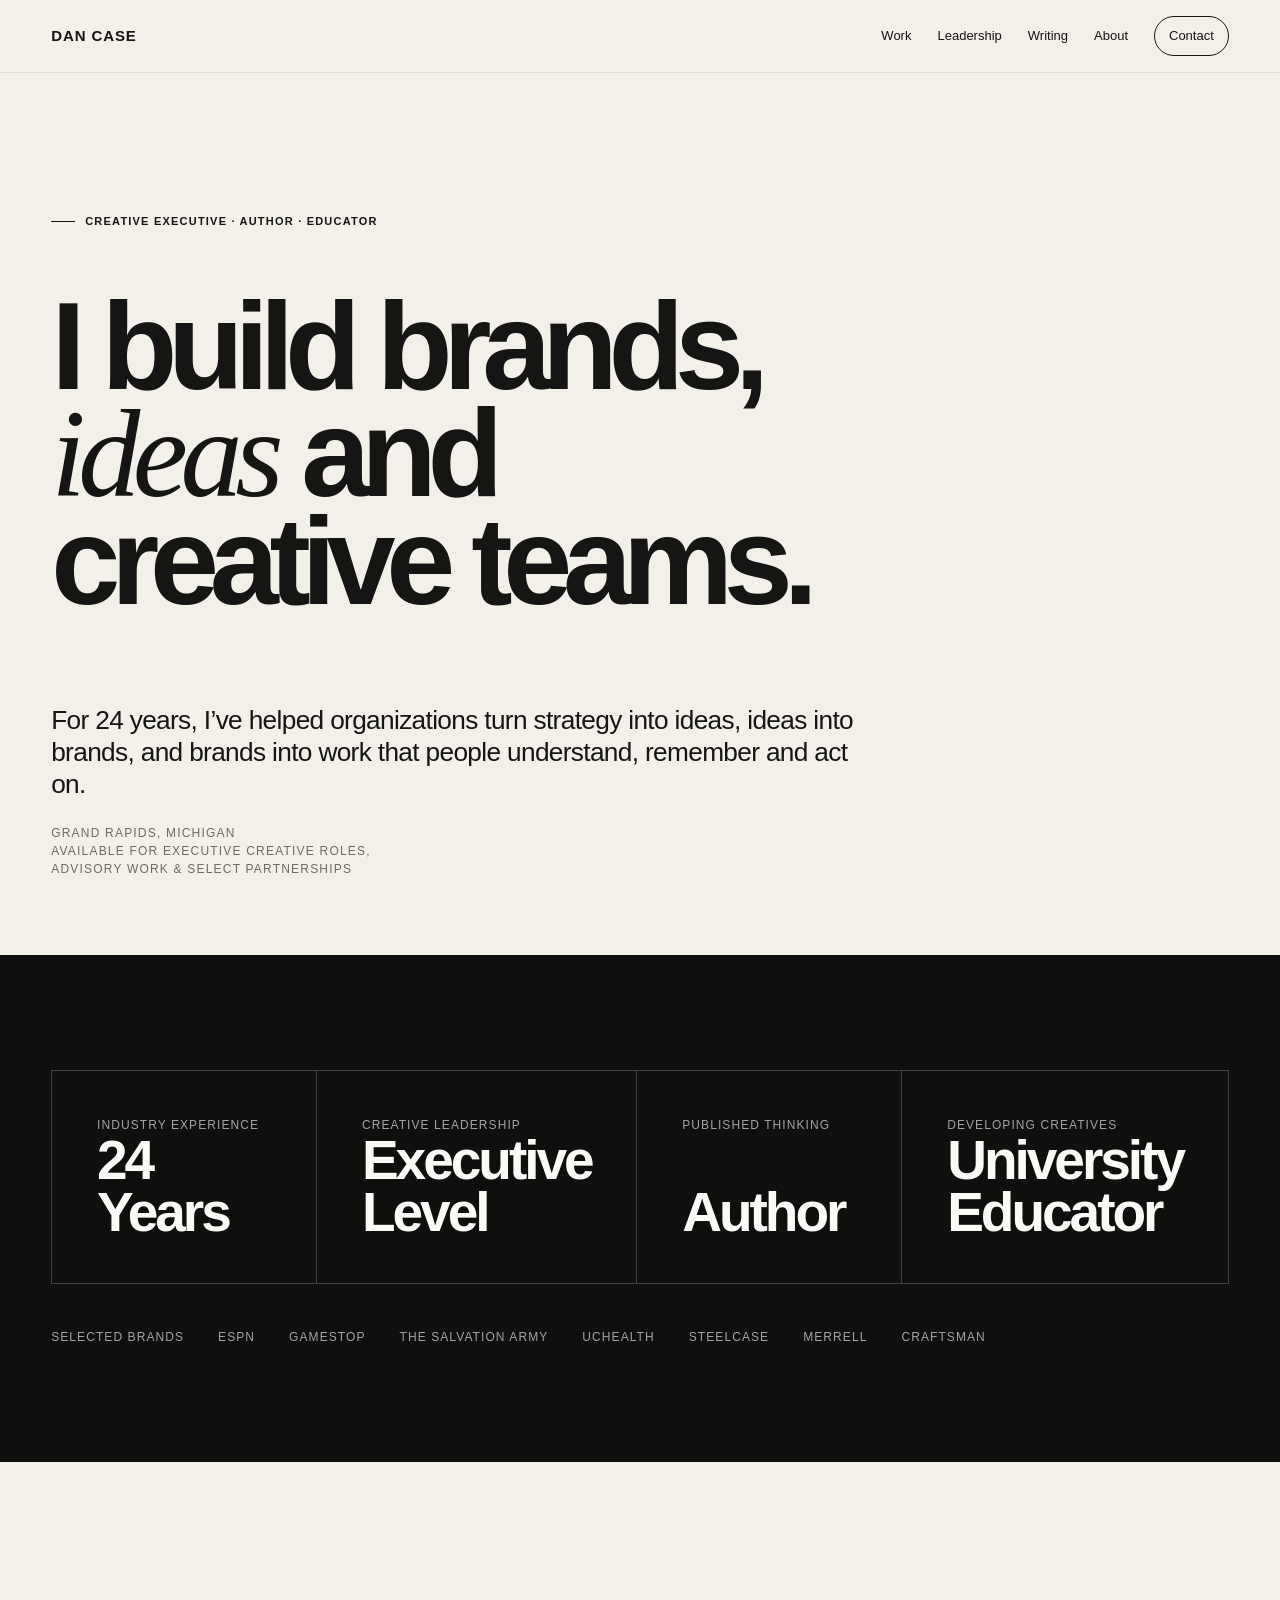
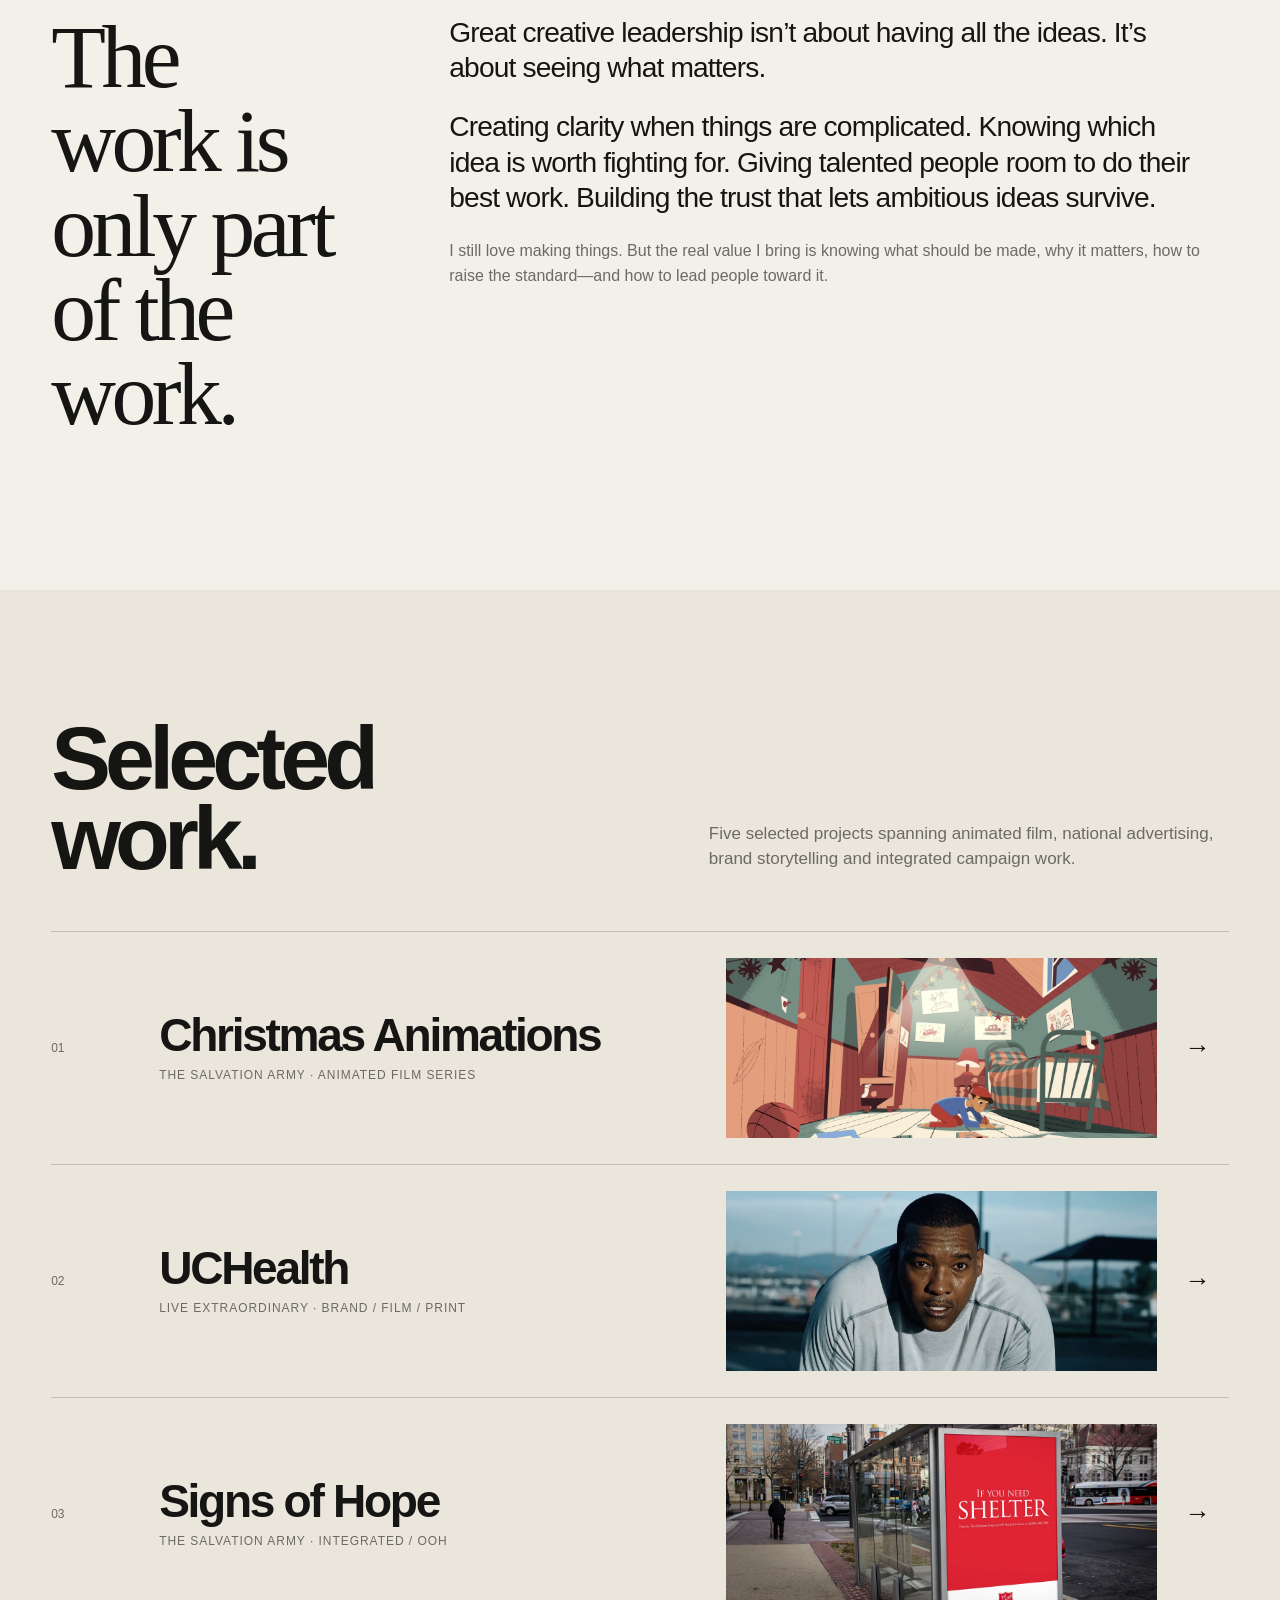
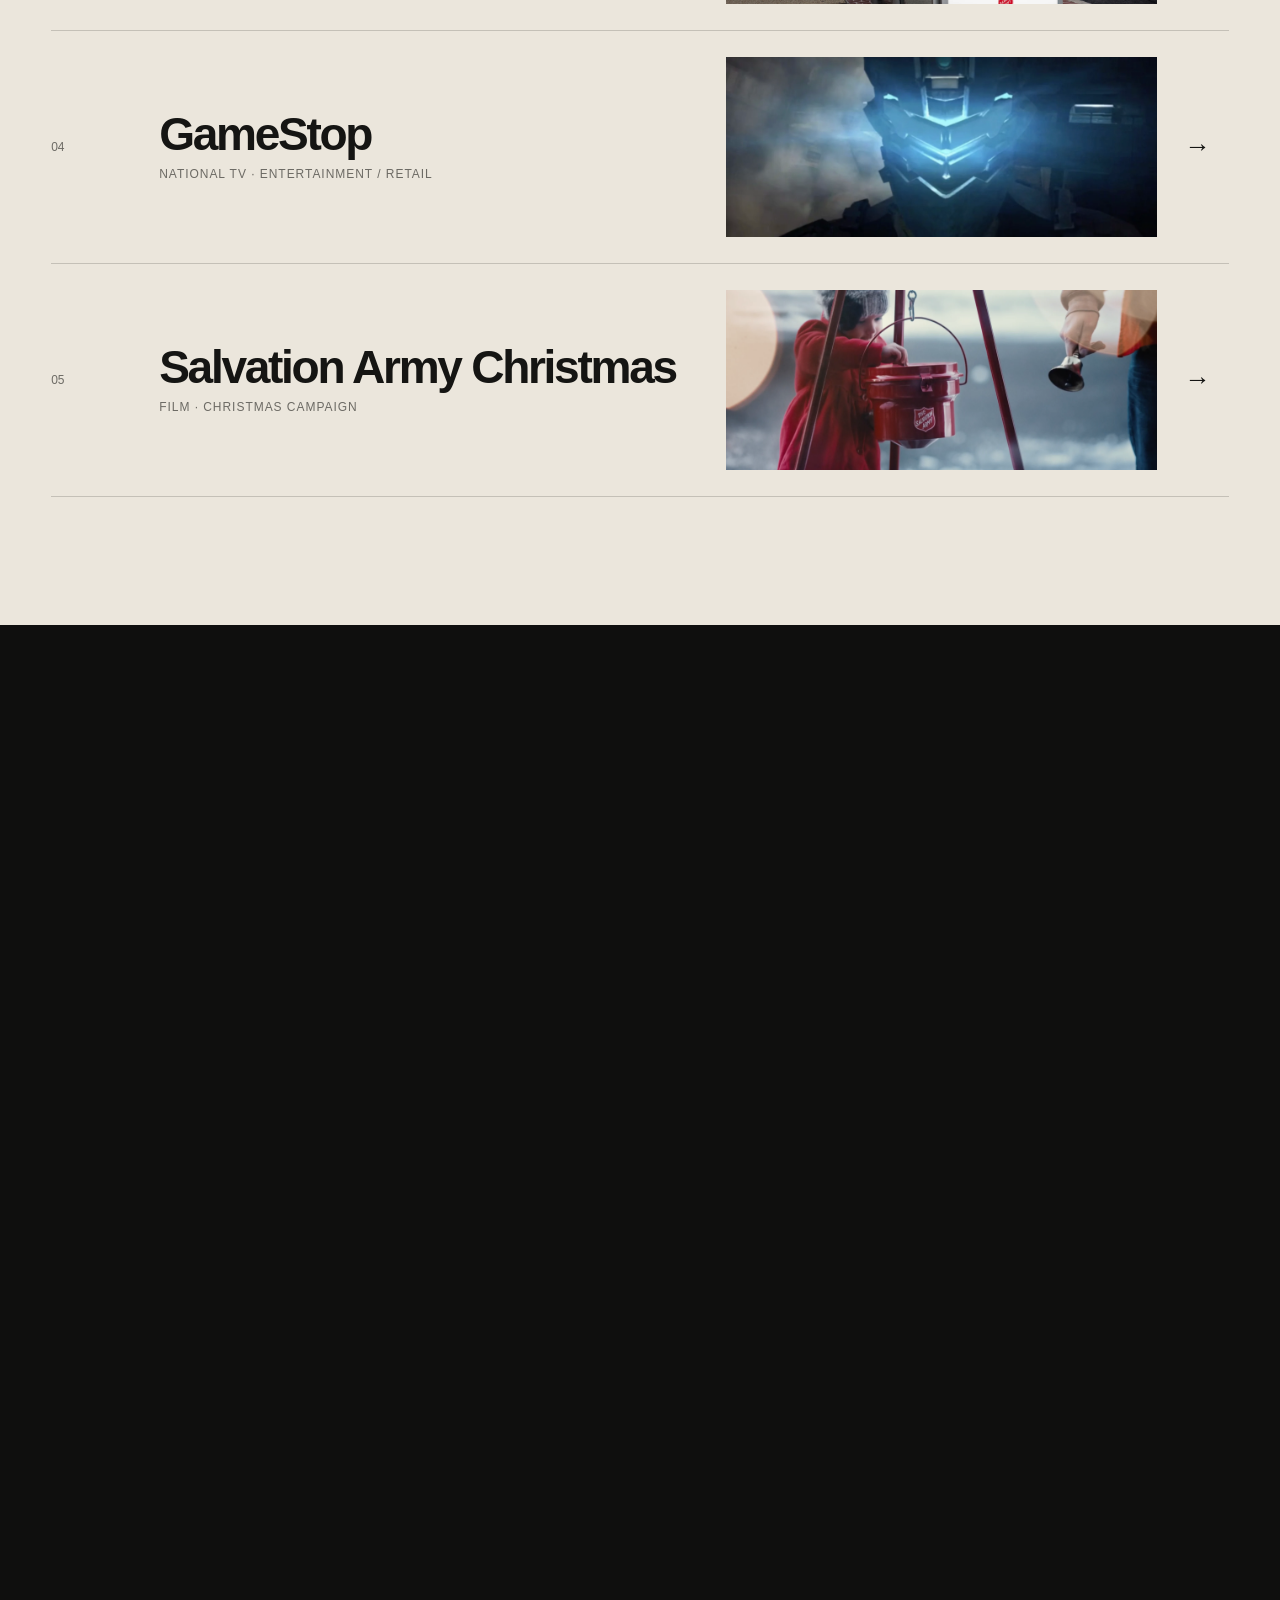
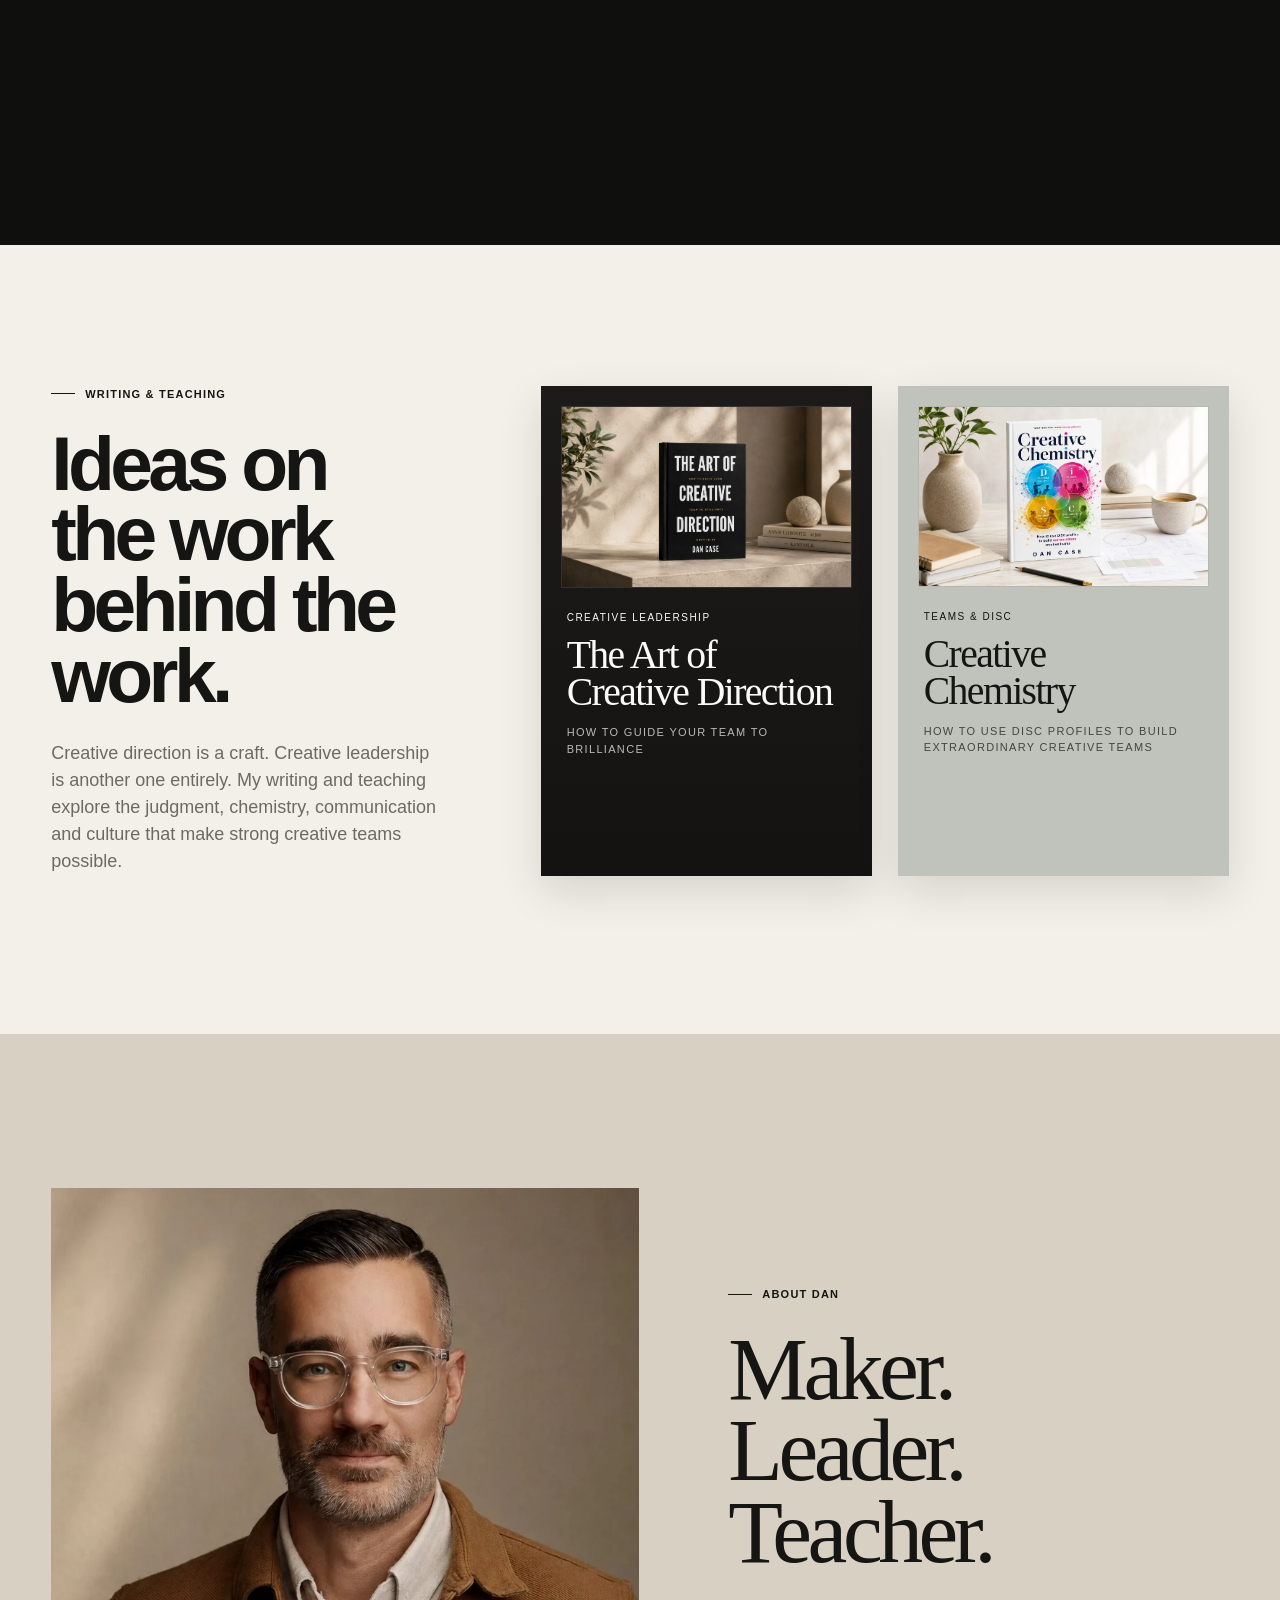
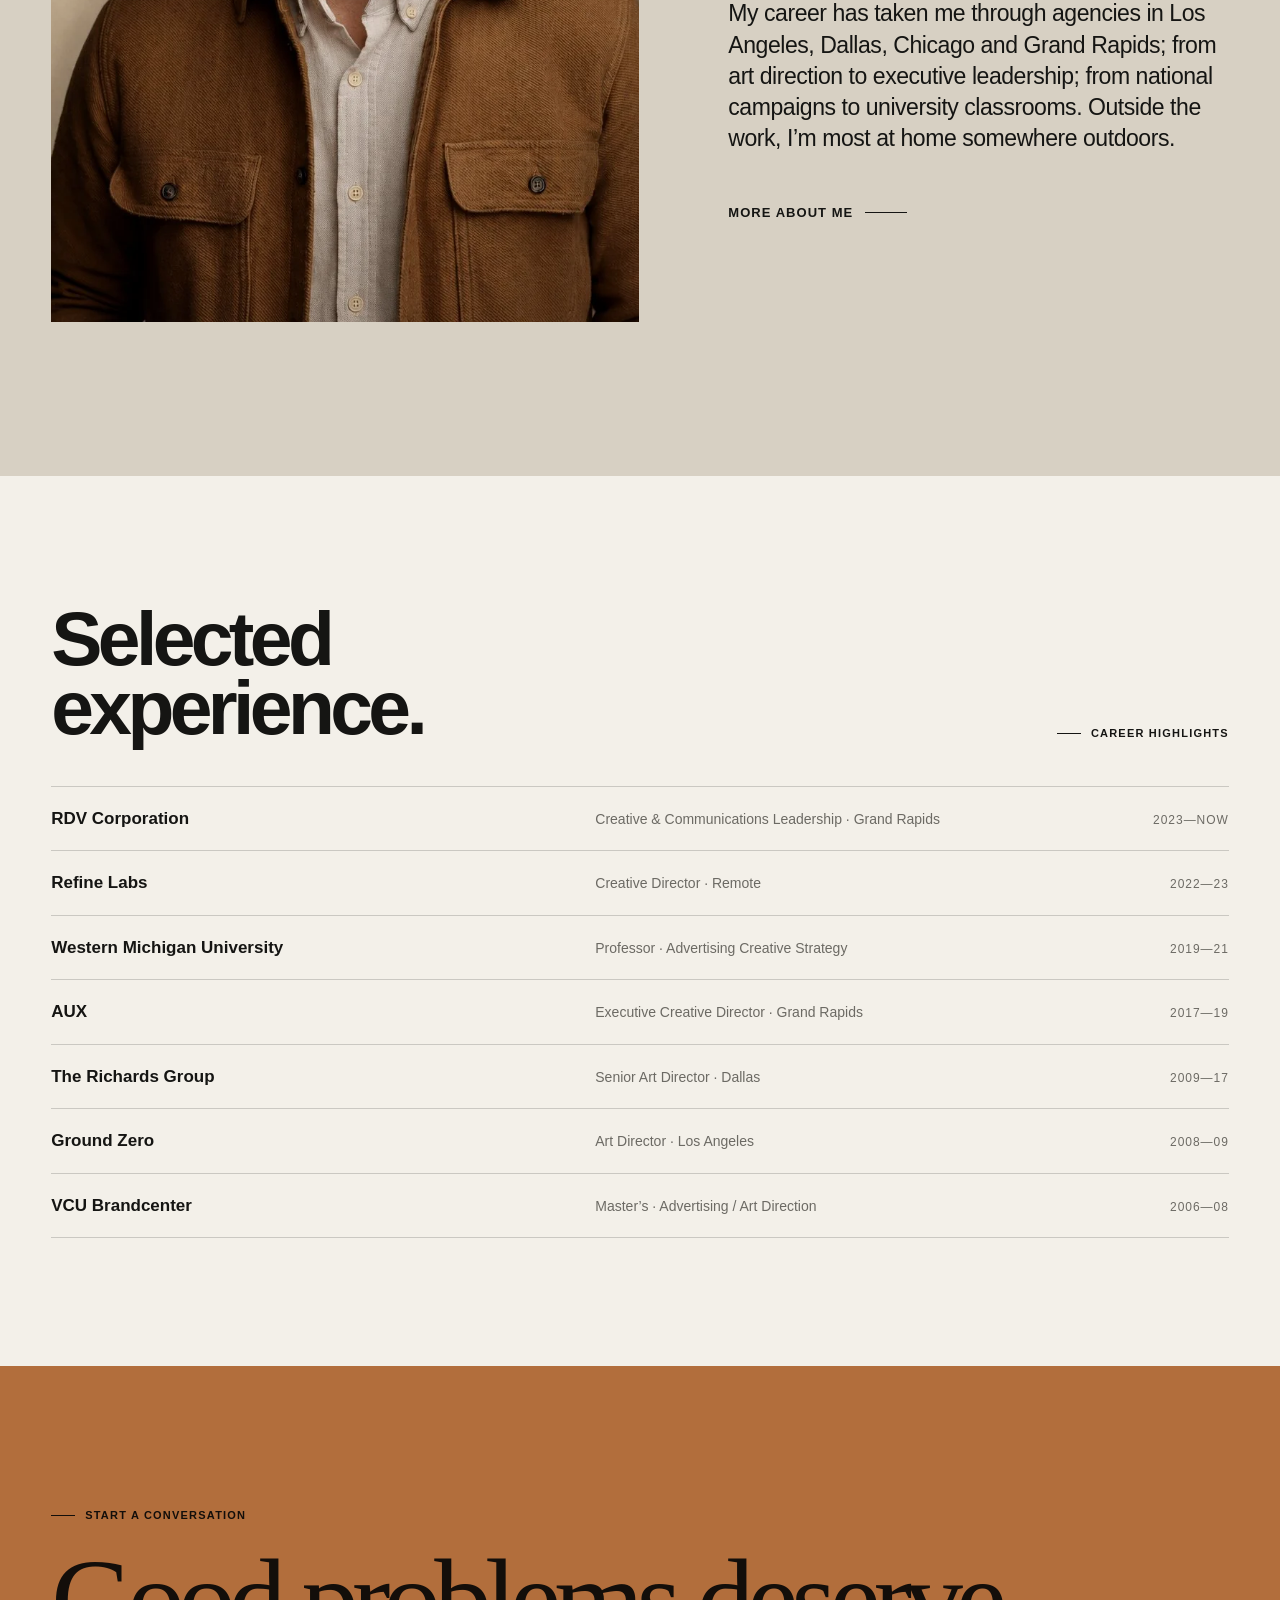
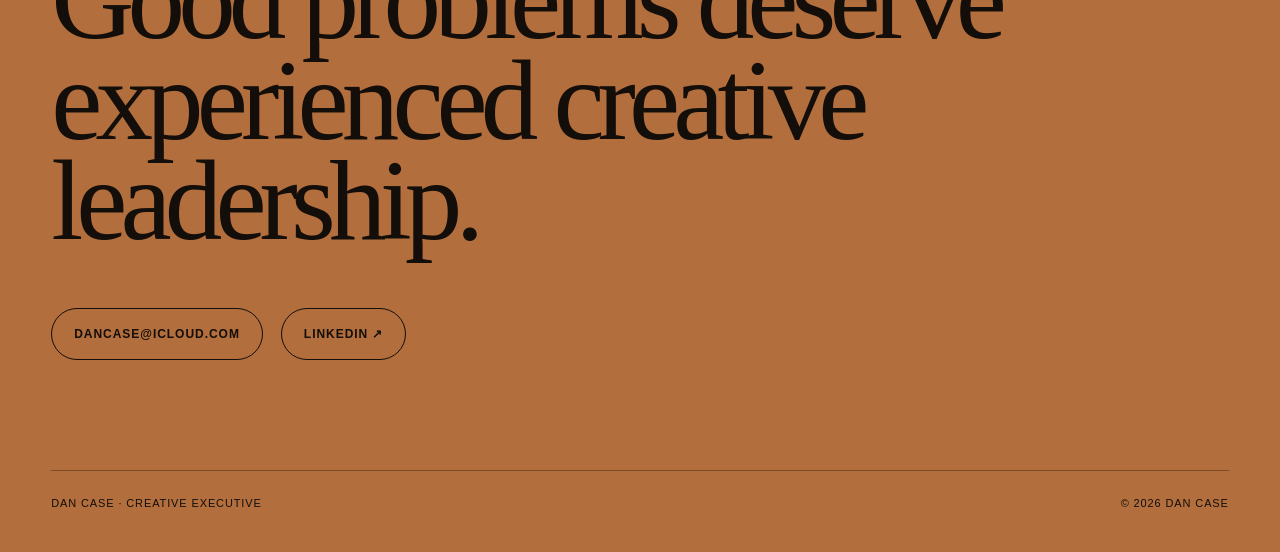
<file: index.html>
<!doctype html>
<html lang="en">
<head>
  <meta charset="utf-8">
  <meta name="viewport" content="width=device-width, initial-scale=1">
  <title>Dan Case — Creative Executive, Author & Educator</title>
  <meta name="description" content="Dan Case is a creative executive, author and educator with 24 years of experience leading brands, ideas and creative teams.">
  <meta name="theme-color" content="#f3f0e9">
  <link rel="stylesheet" href="styles.css">
</head>
<body>
<a class="skip-link" href="#main">Skip to content</a>
<header class="site-header">
  <div class="shell inner">
    <a class="brand" href="index.html">Dan Case</a>
    <nav class="desktop-nav" aria-label="Primary">
      <a href="#work">Work</a><a href="#leadership">Leadership</a><a href="#writing">Writing</a><a href="about.html">About</a><a class="nav-cta" href="#contact">Contact</a>
    </nav>
    <button class="menu-toggle" aria-label="Open menu" aria-expanded="false"><span></span><span></span></button>
  </div>
</header>
<nav class="mobile-nav" aria-label="Mobile navigation">
  <a href="#work">Work</a><a href="#leadership">Leadership</a><a href="#writing">Writing</a><a href="about.html">About</a><a href="#contact">Contact</a>
</nav>
<main id="main">
  <section class="hero shell">
    <div>
      <div class="eyebrow hero-kicker reveal">Creative Executive · Author · Educator</div>
      <h1 class="reveal">I build brands,<br><span class="serif">ideas</span> and<br>creative teams.</h1>
      <div class="hero-bottom reveal">
        <div class="hero-intro">For 24 years, I’ve helped organizations turn strategy into ideas, ideas into brands, and brands into work that people understand, remember and act on.</div>
        <div class="hero-meta">Grand Rapids, Michigan<br>Available for executive creative roles,<br>advisory work & select partnerships</div>
      </div>
    </div>
  </section>

  <section class="authority">
    <div class="shell">
      <div class="authority-grid reveal">
        <div class="authority-item"><span>Industry experience</span><strong>24<br>Years</strong></div>
        <div class="authority-item"><span>Creative leadership</span><strong>Executive<br>Level</strong></div>
        <div class="authority-item"><span>Published thinking</span><strong>Author</strong></div>
        <div class="authority-item"><span>Developing creatives</span><strong>University<br>Educator</strong></div>
      </div>
      <div class="clients reveal"><span>Selected brands</span><span>ESPN</span><span>GameStop</span><span>The Salvation Army</span><span>UCHealth</span><span>Steelcase</span><span>Merrell</span><span>Craftsman</span></div>
    </div>
  </section>

  <section class="manifesto">
    <div class="shell manifesto-grid">
      <h2 class="reveal">The work is only part of the work.</h2>
      <div class="manifesto-copy reveal">
        <p>Great creative leadership isn’t about having all the ideas. It’s about seeing what matters.</p>
        <p>Creating clarity when things are complicated. Knowing which idea is worth fighting for. Giving talented people room to do their best work. Building the trust that lets ambitious ideas survive.</p>
        <p class="small">I still love making things. But the real value I bring is knowing what should be made, why it matters, how to raise the standard—and how to lead people toward it.</p>
      </div>
    </div>
  </section>

  <section class="work-section" id="work">
    <div class="shell">
      <div class="section-head reveal">
        <h2>Selected<br>work.</h2>
        <p>Five selected projects spanning animated film, national advertising, brand storytelling and integrated campaign work.</p>
      </div>
      <div class="project-list">
        <a class="project-row reveal" href="work/salvation-army-christmas-animation.html">
          <span class="project-num">01</span>
          <div class="project-title"><h3>Christmas Animations</h3><p>The Salvation Army · Animated Film Series</p></div>
          <div class="project-thumb"><img loading="lazy" src="assets/images/work/sa-animation-hero.webp" alt="The Salvation Army Christmas animation series"></div><span class="project-arrow">→</span>
        </a>
        <a class="project-row reveal" href="work/uchealth.html">
          <span class="project-num">02</span>
          <div class="project-title"><h3>UCHealth</h3><p>Live Extraordinary · Brand / Film / Print</p></div>
          <div class="project-thumb"><img loading="lazy" src="assets/images/work/uchealth-hero.png" alt="UCHealth Live Extraordinary campaign"></div>
          <span class="project-arrow">→</span>
        </a>
        <a class="project-row reveal" href="work/signs-of-hope.html">
          <span class="project-num">03</span>
          <div class="project-title"><h3>Signs of Hope</h3><p>The Salvation Army · Integrated / OOH</p></div>
          <div class="project-thumb"><img loading="lazy" src="assets/images/work/signs-bus-shelter.webp" alt="Salvation Army shelter message on a city bus stop"></div>
          <span class="project-arrow">→</span>
        </a>
        <a class="project-row reveal" href="work/gamestop.html">
          <span class="project-num">04</span>
          <div class="project-title"><h3>GameStop</h3><p>National TV · Entertainment / Retail</p></div>
          <div class="project-thumb"><img loading="lazy" src="assets/images/work/gamestop-hero.webp" alt="Still from GameStop Dead Space television commercial"></div>
          <span class="project-arrow">→</span>
        </a>
        <a class="project-row reveal" href="work/salvation-army-christmas.html">
          <span class="project-num">05</span>
          <div class="project-title"><h3>Salvation Army Christmas</h3><p>Film · Christmas Campaign</p></div>
          <div class="project-thumb"><img loading="lazy" src="assets/images/work/sa-christmas-hero.webp" alt="The Salvation Army Christmas campaign"></div>
          <span class="project-arrow">→</span>
        </a>
      </div>
    </div>
  </section>

  <section class="leadership" id="leadership">
    <div class="shell">
      <div class="eyebrow reveal">Creative leadership</div>
      <h2 class="reveal">I don’t just direct work. I direct people toward <em>better work.</em></h2>
      <div class="leadership-grid">
        <div class="leadership-copy reveal">The best creative leaders hold two things at once: a high standard for the work and a deep respect for the people making it. I’ve led teams, taught creatives, managed clients, built buy-in and stayed close enough to the craft to know when an idea still has another level in it.</div>
        <div class="testimonials reveal">
          <div class="quote"><blockquote>“Dan is a true creative strategist and leader.”</blockquote><cite>Lex Winship · Creative Writer & Strategist</cite></div>
          <div class="quote"><blockquote>“Dan is a true leader. A CD for the people.”</blockquote><cite>Adam Setzer · Copywriter & Creative Director</cite></div>
          <div class="quote"><blockquote>“When he speaks, you listen.”</blockquote><cite>Erik MacKinnon · B2B Growth Expert</cite></div>
          <a class="testimonial-link" href="kind-words.html"><span>View all kind words</span><span>→</span></a>
        </div>
      </div>
    </div>
  </section>

  <section class="writing" id="writing">
    <div class="shell writing-grid">
      <div class="writing-copy reveal">
        <div class="eyebrow">Writing & teaching</div>
        <h2>Ideas on the work behind the work.</h2>
        <p>Creative direction is a craft. Creative leadership is another one entirely. My writing and teaching explore the judgment, chemistry, communication and culture that make strong creative teams possible.</p>
      </div>
      <div class="books reveal" aria-label="Books by Dan Case">
        <article class="book-card image-book-card dark-book">
          <div class="book-art wide-book-art"><img loading="lazy" src="assets/images/books/the-art-of-creative-direction.webp" alt="The Art of Creative Direction by Dan Case"></div>
          <div class="book-meta">
            <div class="book-small">Creative leadership</div>
            <h3>The Art of<br>Creative Direction</h3>
            <div class="author">How to Guide Your Team to Brilliance</div>
          </div>
        </article>
        <article class="book-card image-book-card light-book">
          <div class="book-art"><img loading="lazy" src="assets/images/books/creative-chemistry.webp" alt="Creative Chemistry by Dan Case"></div>
          <div class="book-meta">
            <div class="book-small">Teams & DISC</div>
            <h3>Creative<br>Chemistry</h3>
            <div class="author">How to Use DISC Profiles to Build Extraordinary Creative Teams</div>
          </div>
        </article>
      </div>
    </div>
  </section>

  <section class="about-preview">
    <div class="shell about-preview-grid">
      <div class="about-image reveal"><img src="assets/images/about/image1-styled.webp" alt="Portrait of Dan Case in a brown overshirt"></div>
      <div class="about-copy reveal">
        <div class="eyebrow">About Dan</div>
        <h2>Maker.<br>Leader.<br>Teacher.</h2>
        <p>My career has taken me through agencies in Los Angeles, Dallas, Chicago and Grand Rapids; from art direction to executive leadership; from national campaigns to university classrooms. Outside the work, I’m most at home somewhere outdoors.</p>
        <a class="text-link" href="about.html"><span>More about me</span><span class="line"></span></a>
      </div>
    </div>
  </section>

  <section class="experience" id="experience">
    <div class="shell">
      <div class="experience-head reveal"><h2>Selected<br>experience.</h2><div class="eyebrow">Career highlights</div></div>
      <div class="role-list reveal">
        <div class="role"><strong>RDV Corporation</strong><span>Creative & Communications Leadership · Grand Rapids</span><span class="year">2023—Now</span></div>
        <div class="role"><strong>Refine Labs</strong><span>Creative Director · Remote</span><span class="year">2022—23</span></div>
        <div class="role"><strong>Western Michigan University</strong><span>Professor · Advertising Creative Strategy</span><span class="year">2019—21</span></div>
        <div class="role"><strong>AUX</strong><span>Executive Creative Director · Grand Rapids</span><span class="year">2017—19</span></div>
        <div class="role"><strong>The Richards Group</strong><span>Senior Art Director · Dallas</span><span class="year">2009—17</span></div>
        <div class="role"><strong>Ground Zero</strong><span>Art Director · Los Angeles</span><span class="year">2008—09</span></div>
        <div class="role"><strong>VCU Brandcenter</strong><span>Master’s · Advertising / Art Direction</span><span class="year">2006—08</span></div>
      </div>
    </div>
  </section>

  <section class="contact" id="contact">
    <div class="shell">
      <div class="eyebrow reveal">Start a conversation</div>
      <h2 class="reveal">Good problems deserve experienced creative leadership.</h2>
      <div class="contact-actions reveal">
        <a class="pill" href="mailto:dancase@icloud.com">dancase@icloud.com</a>
        <a class="pill" href="https://www.linkedin.com/in/danielrcase" target="_blank" rel="noopener">LinkedIn ↗</a>
      </div>
      <footer class="footer"><span>Dan Case · Creative Executive</span><span>© <span data-year></span> Dan Case</span></footer>
    </div>
  </section>
</main>
<script src="script.js"></script>
</body>
</html>
</file>
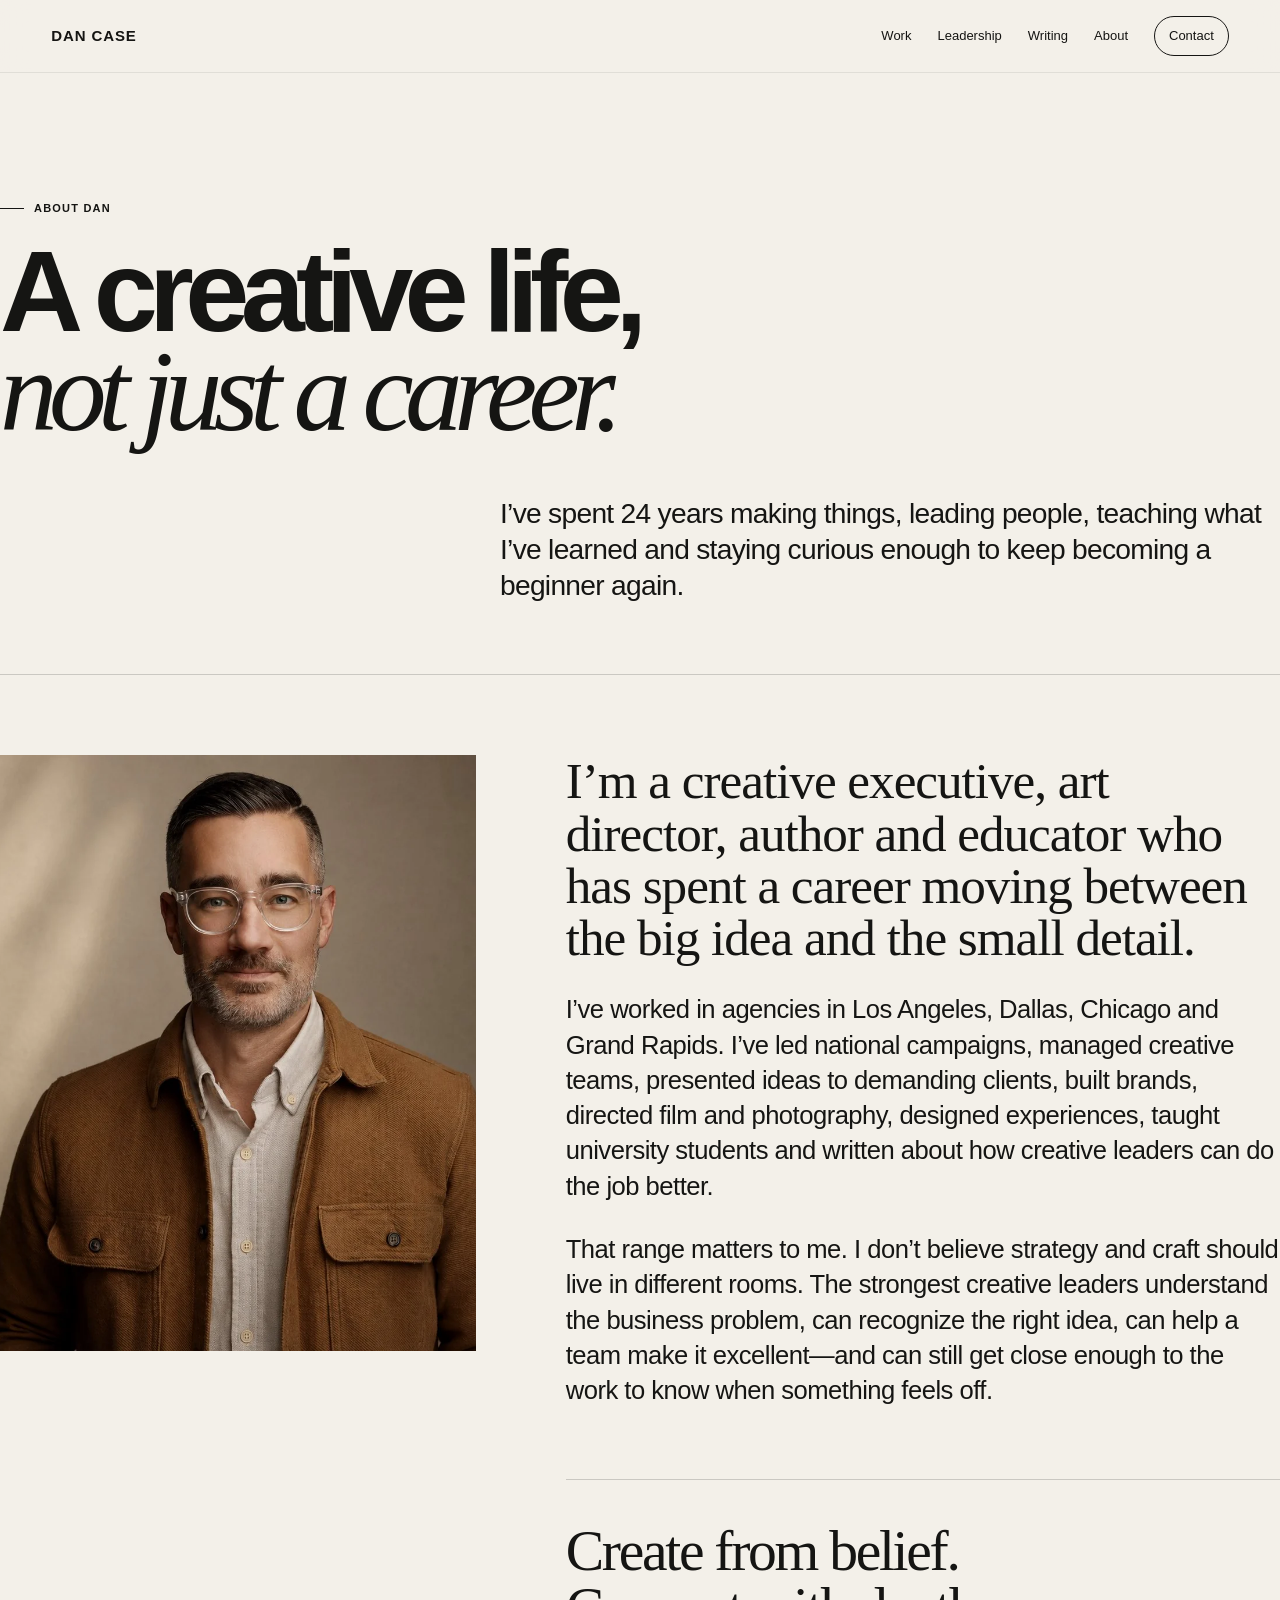
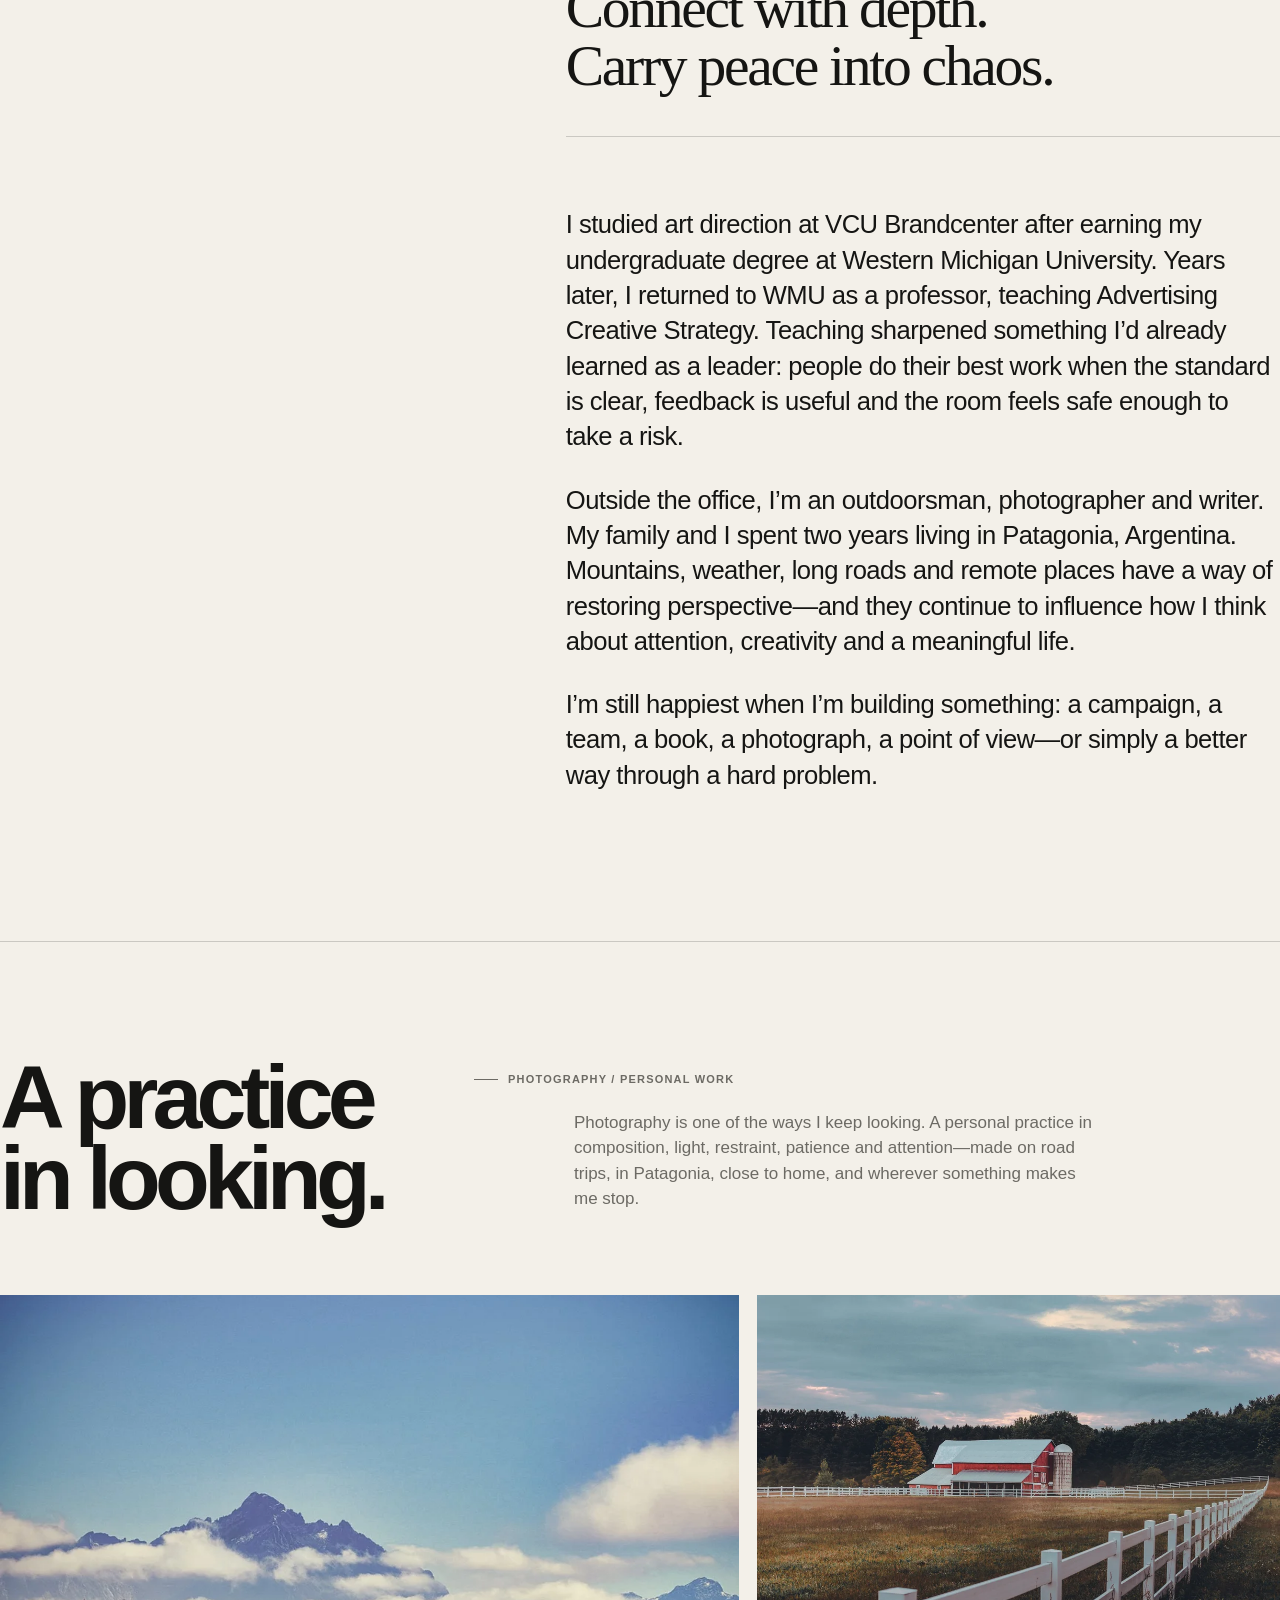
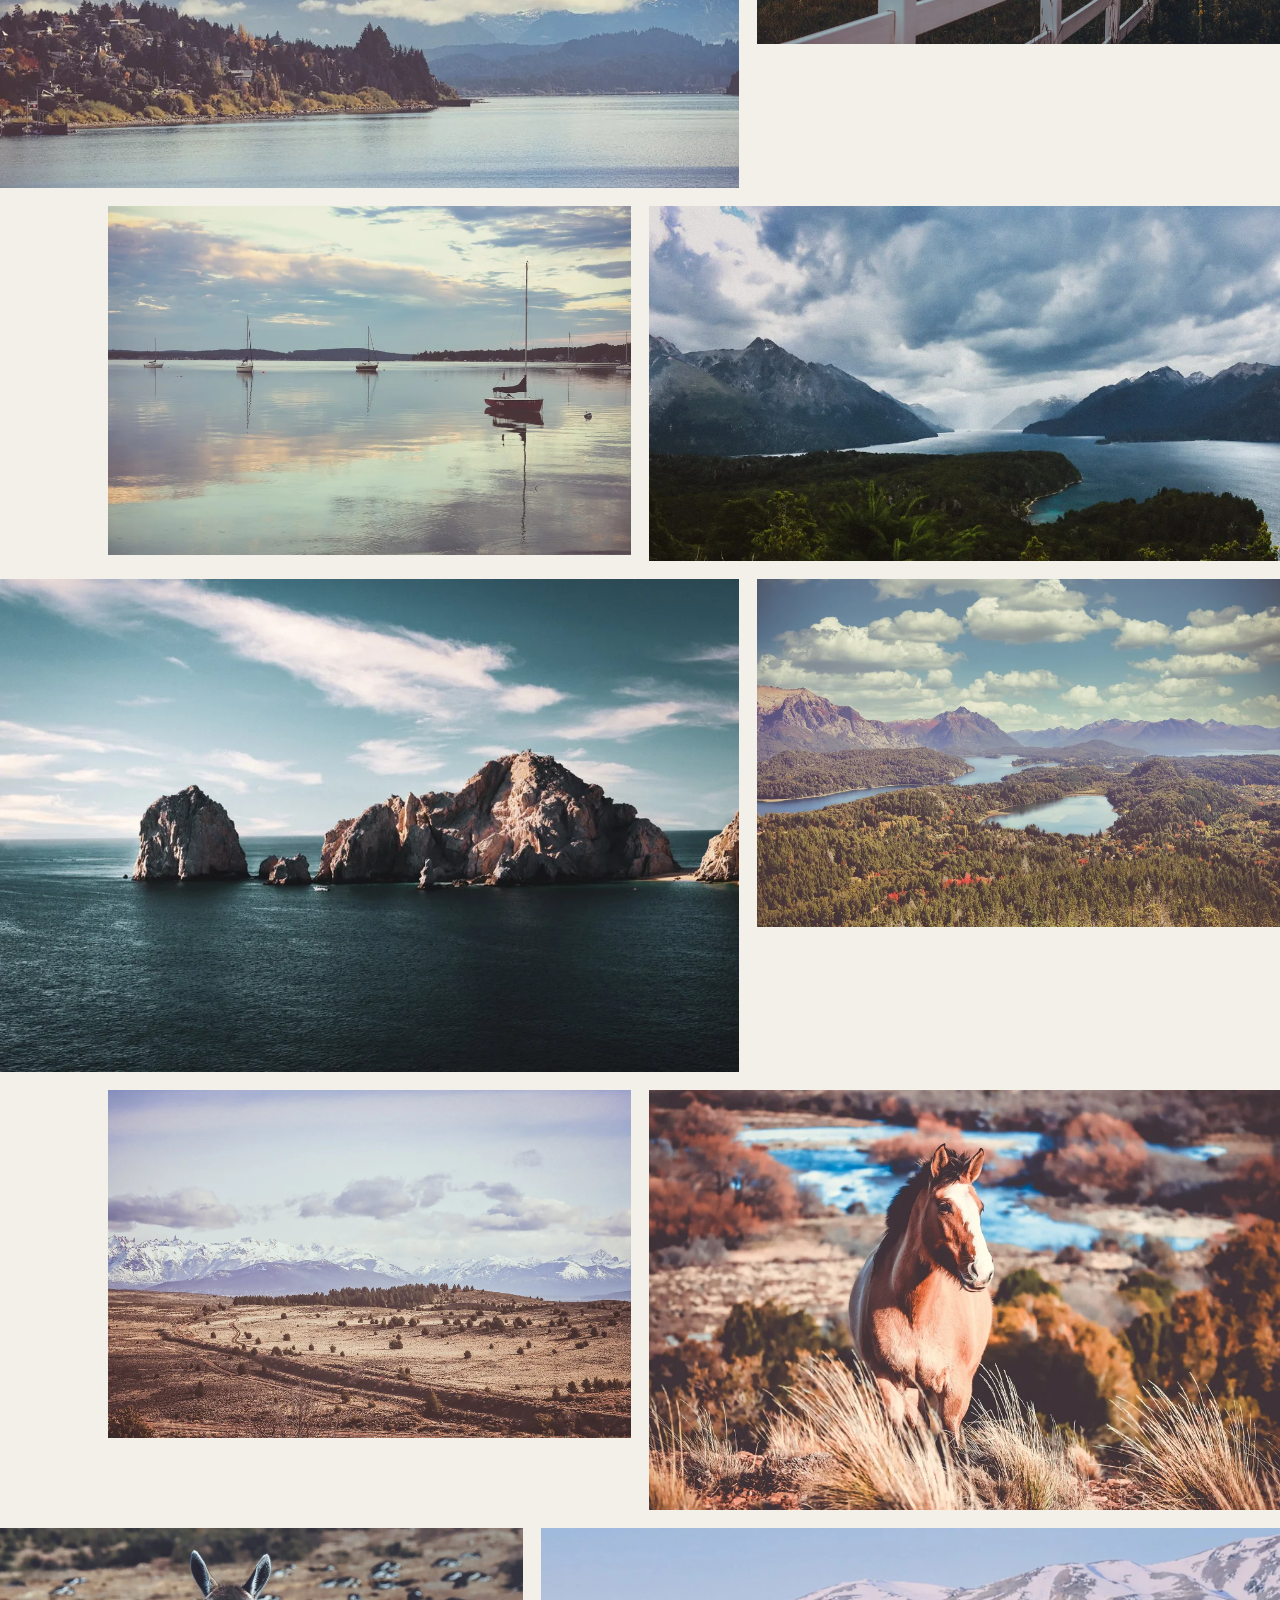
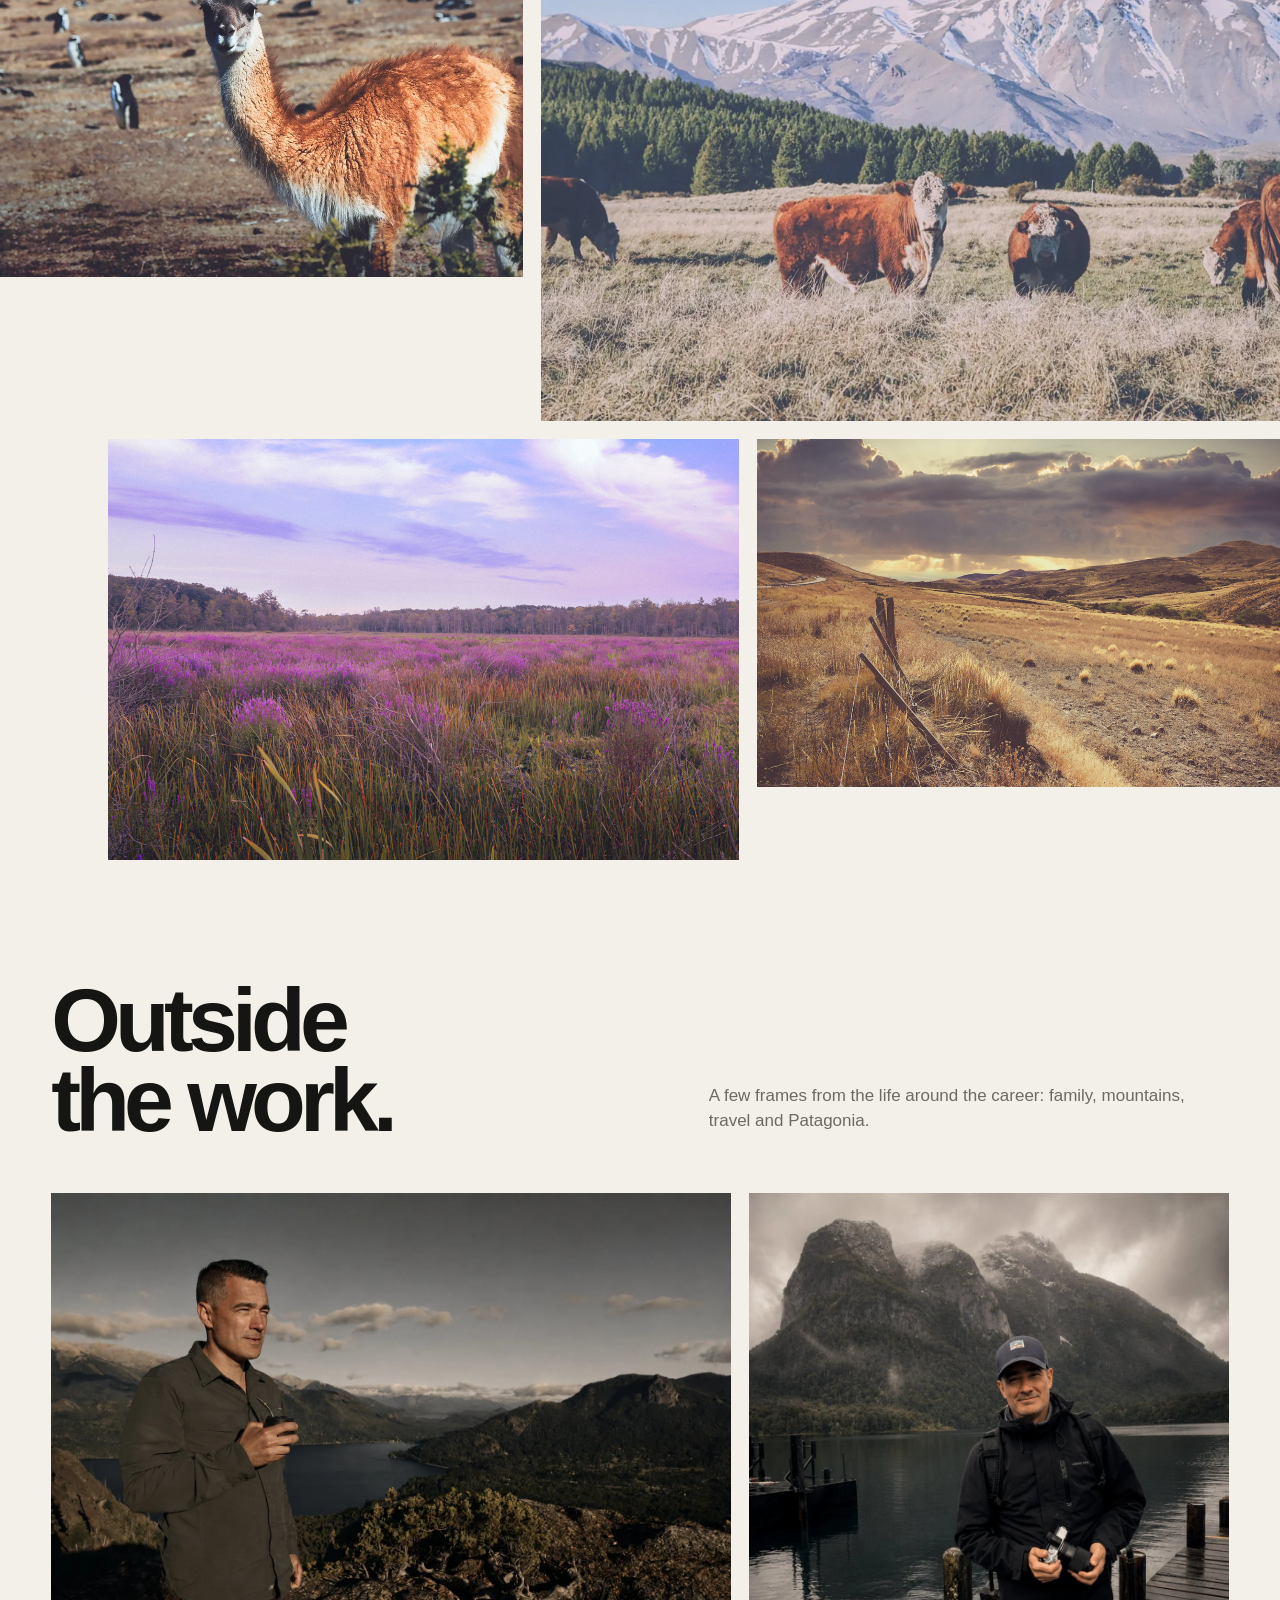
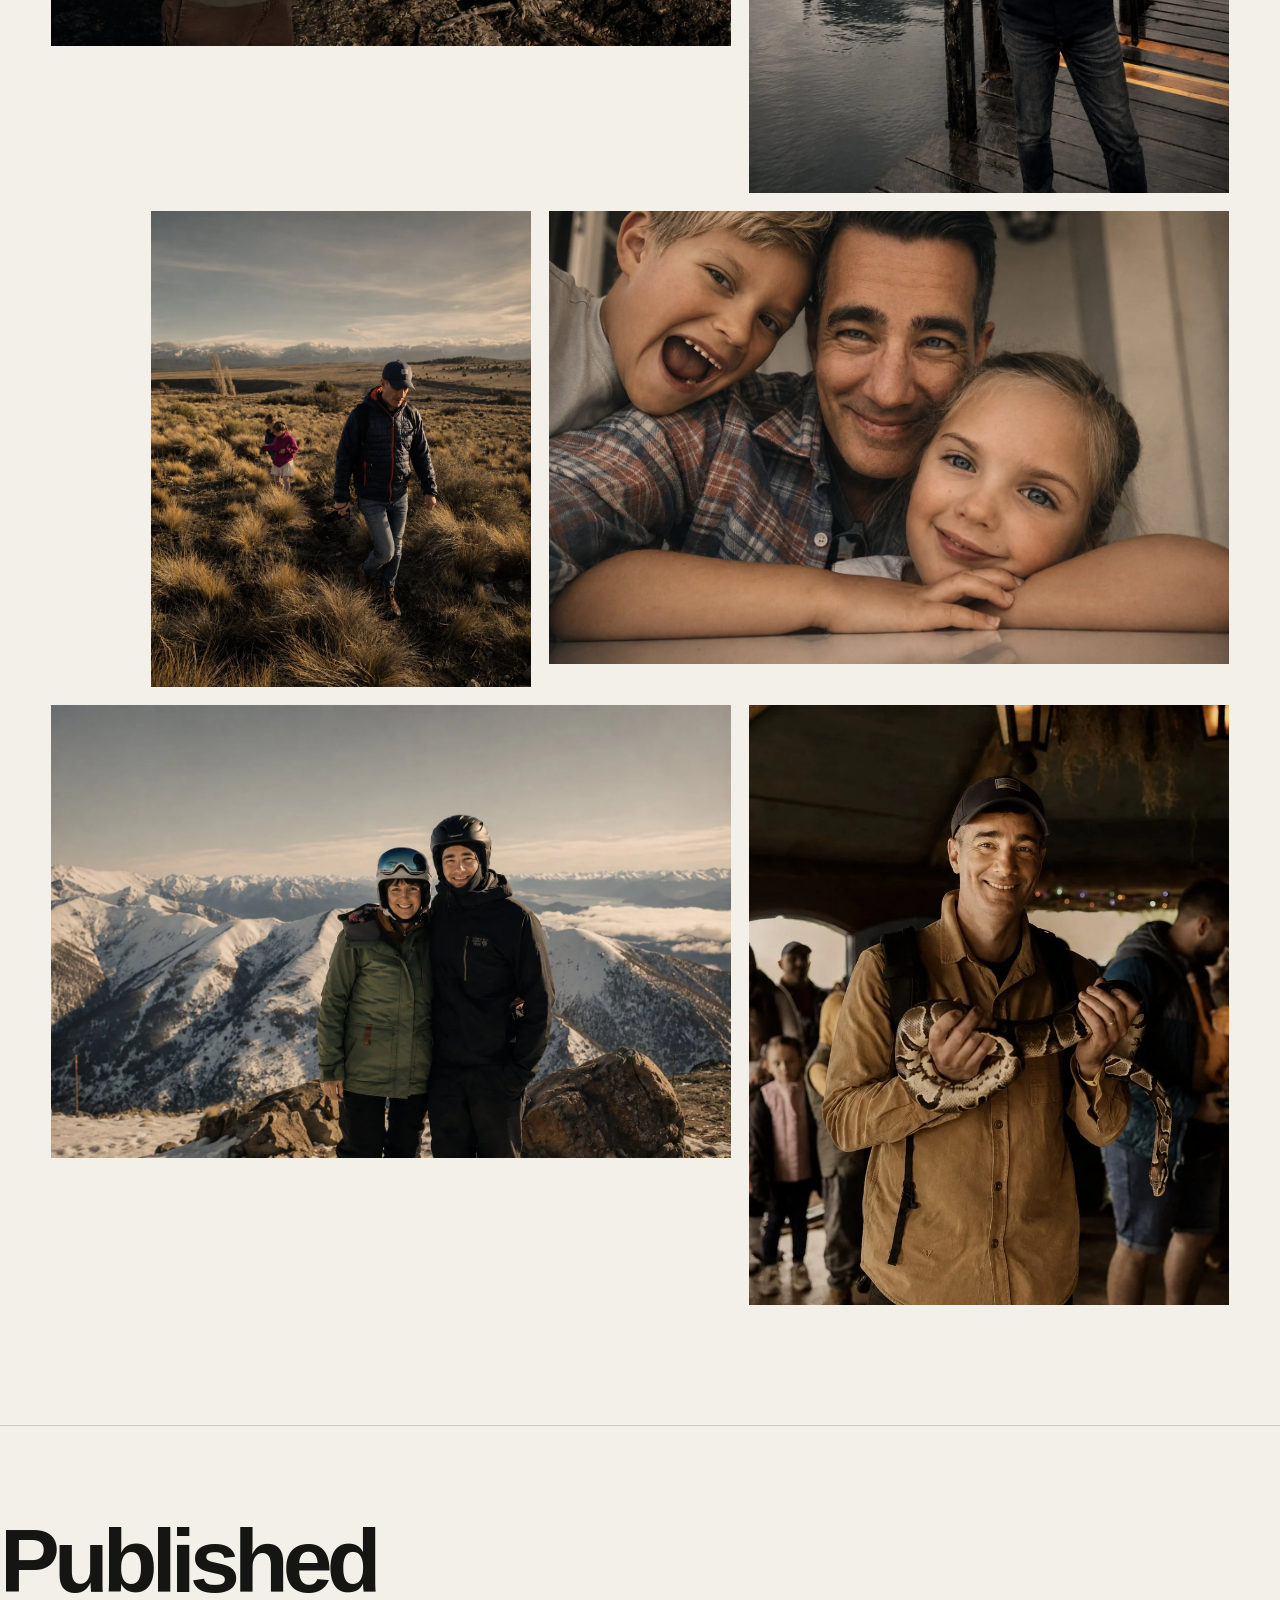
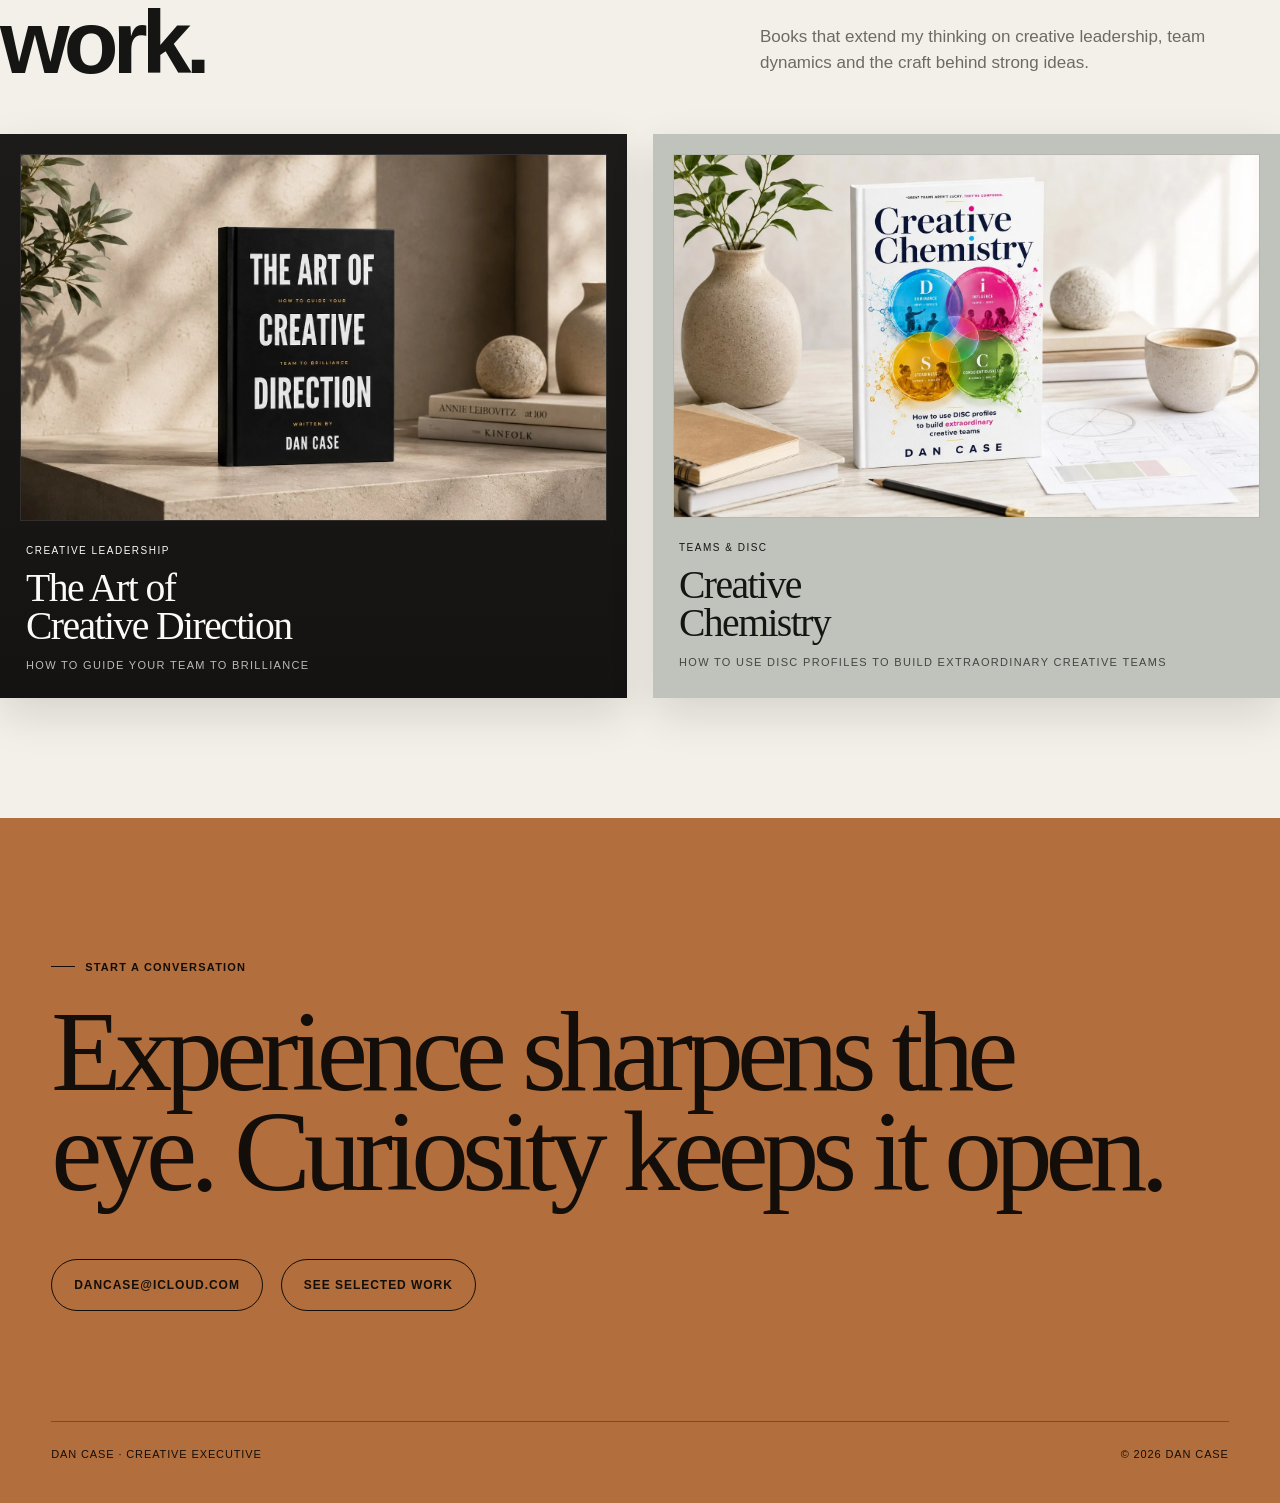
<file: about.html>
<!doctype html>
<html lang="en">
<head>
  <meta charset="utf-8"><meta name="viewport" content="width=device-width, initial-scale=1">
  <title>About — Dan Case</title>
  <meta name="description" content="About Dan Case, creative executive, author, educator and lifelong maker.">
  <link rel="stylesheet" href="styles.css">
</head>
<body>
<a class="skip-link" href="#main">Skip to content</a>
<header class="site-header"><div class="shell inner"><a class="brand" href="index.html">Dan Case</a><nav class="desktop-nav"><a href="index.html#work">Work</a><a href="index.html#leadership">Leadership</a><a href="index.html#writing">Writing</a><a href="about.html">About</a><a class="nav-cta" href="index.html#contact">Contact</a></nav><button class="menu-toggle" aria-label="Open menu" aria-expanded="false"><span></span><span></span></button></div></header>
<nav class="mobile-nav"><a href="index.html#work">Work</a><a href="index.html#leadership">Leadership</a><a href="index.html#writing">Writing</a><a href="about.html">About</a><a href="index.html#contact">Contact</a></nav>
<main id="main">
  <section class="page-hero shell">
    <div class="eyebrow reveal">About Dan</div>
    <h1 class="reveal">A creative life,<br><em>not just a career.</em></h1>
    <p class="lede reveal">I’ve spent 24 years making things, leading people, teaching what I’ve learned and staying curious enough to keep becoming a beginner again.</p>
  </section>

  <section class="shell about-editorial rule">
    <div class="portrait reveal"><img src="assets/images/about/image1-styled.webp" alt="Portrait of Dan Case"></div>
    <div class="about-story reveal">
      <p class="drop">I’m a creative executive, art director, author and educator who has spent a career moving between the big idea and the small detail.</p>
      <p>I’ve worked in agencies in Los Angeles, Dallas, Chicago and Grand Rapids. I’ve led national campaigns, managed creative teams, presented ideas to demanding clients, built brands, directed film and photography, designed experiences, taught university students and written about how creative leaders can do the job better.</p>
      <p>That range matters to me. I don’t believe strategy and craft should live in different rooms. The strongest creative leaders understand the business problem, can recognize the right idea, can help a team make it excellent—and can still get close enough to the work to know when something feels off.</p>
      <div class="about-pull">Create from belief.<br>Connect with depth.<br>Carry peace into chaos.</div>
      <p>I studied art direction at VCU Brandcenter after earning my undergraduate degree at Western Michigan University. Years later, I returned to WMU as a professor, teaching Advertising Creative Strategy. Teaching sharpened something I’d already learned as a leader: people do their best work when the standard is clear, feedback is useful and the room feels safe enough to take a risk.</p>
      <p>Outside the office, I’m an outdoorsman, photographer and writer. My family and I spent two years living in Patagonia, Argentina. Mountains, weather, long roads and remote places have a way of restoring perspective—and they continue to influence how I think about attention, creativity and a meaningful life.</p>
      <p>I’m still happiest when I’m building something: a campaign, a team, a book, a photograph, a point of view—or simply a better way through a hard problem.</p>
    </div>
  </section>

  <section class="shell photography-section rule" id="photography">
    <div class="section-head reveal">
      <h2>A practice<br>in looking.</h2>
      <div>
        <div class="eyebrow photography-eyebrow">Photography / Personal work</div>
        <p>Photography is one of the ways I keep looking. A personal practice in composition, light, restraint, patience and attention—made on road trips, in Patagonia, close to home, and wherever something makes me stop.</p>
      </div>
    </div>
    <div class="photography-grid" aria-label="Personal photography by Dan Case">
      <figure class="photo-01 reveal"><img loading="lazy" src="assets/images/photography/mountain-lake.webp" alt="Clouds crossing a mountain above a quiet lake"></figure>
      <figure class="photo-02 reveal"><img loading="lazy" src="assets/images/photography/red-barn.webp" alt="Red barn and white fence under an overcast sky"></figure>
      <figure class="photo-03 reveal"><img loading="lazy" src="assets/images/photography/sailboats.webp" alt="Sailboats resting on calm water at dusk"></figure>
      <figure class="photo-04 reveal"><img loading="lazy" src="assets/images/photography/patagonia-lake-storm.webp" alt="Mountain lake beneath dramatic storm clouds in Patagonia"></figure>
      <figure class="photo-05 reveal"><img loading="lazy" src="assets/images/photography/sea-rocks.webp" alt="Rock formations rising from deep blue ocean water"></figure>
      <figure class="photo-06 reveal"><img loading="lazy" src="assets/images/photography/lakes-overlook.webp" alt="High overlook across forested lakes and mountains"></figure>
      <figure class="photo-07 reveal"><img loading="lazy" src="assets/images/photography/snowy-range.webp" alt="Open plateau facing a snow-covered mountain range"></figure>
      <figure class="photo-08 reveal"><img loading="lazy" src="assets/images/photography/horse.webp" alt="Horse standing in a rugged autumn landscape"></figure>
      <figure class="photo-09 reveal"><img loading="lazy" src="assets/images/photography/guanaco.webp" alt="Guanaco standing in open Patagonian terrain"></figure>
      <figure class="photo-10 reveal"><img loading="lazy" src="assets/images/photography/cattle-mountains.webp" alt="Cattle grazing below snow-streaked mountains"></figure>
      <figure class="photo-11 reveal"><img loading="lazy" src="assets/images/photography/purple-marsh.webp" alt="Purple wildflowers across a wide marsh landscape"></figure>
      <figure class="photo-12 reveal"><img loading="lazy" src="assets/images/photography/golden-hills.webp" alt="Golden rolling hills beneath dramatic clouds and sunlight"></figure>
    </div>
  </section>

  <section class="shell">
    <div class="section-head reveal"><h2>Outside<br>the work.</h2><p>A few frames from the life around the career: family, mountains, travel and Patagonia.</p></div>
    <div class="photo-grid">
      <figure class="a reveal"><img src="assets/images/about/image3-styled.webp" alt="Dan Case overlooking a mountain lake in Patagonia"></figure>
      <figure class="b reveal"><img src="assets/images/about/image2-styled.webp" alt="Dan Case on a dock beside a mountain lake"></figure>
      <figure class="c reveal"><img src="assets/images/about/image8-styled.webp" alt="Dan Case hiking through open Patagonia landscape"></figure>
      <figure class="d reveal"><img src="assets/images/about/image5-styled.webp" alt="Dan Case with two of his children"></figure>
      <figure class="e reveal"><img src="assets/images/about/image9-styled.webp" alt="Dan Case skiing in the mountains with his wife"></figure>
      <figure class="f reveal"><img src="assets/images/about/image6-styled.webp" alt="Dan Case holding a large snake during travel"></figure>
    </div>
  </section>

  <section class="shell books-showcase rule">
    <div class="section-head reveal"><h2>Published<br>work.</h2><p>Books that extend my thinking on creative leadership, team dynamics and the craft behind strong ideas.</p></div>
    <div class="books showcase-books reveal" aria-label="Published books by Dan Case">
      <article class="book-card image-book-card dark-book">
        <div class="book-art wide-book-art"><img loading="lazy" src="assets/images/books/the-art-of-creative-direction.webp" alt="The Art of Creative Direction by Dan Case"></div>
        <div class="book-meta">
          <div class="book-small">Creative leadership</div>
          <h3>The Art of<br>Creative Direction</h3>
          <div class="author">How to Guide Your Team to Brilliance</div>
        </div>
      </article>
      <article class="book-card image-book-card light-book">
        <div class="book-art"><img loading="lazy" src="assets/images/books/creative-chemistry.webp" alt="Creative Chemistry by Dan Case"></div>
        <div class="book-meta">
          <div class="book-small">Teams & DISC</div>
          <h3>Creative<br>Chemistry</h3>
          <div class="author">How to Use DISC Profiles to Build Extraordinary Creative Teams</div>
        </div>
      </article>
    </div>
  </section>

  <section class="contact" id="contact"><div class="shell"><div class="eyebrow reveal">Start a conversation</div><h2 class="reveal">Experience sharpens the eye. Curiosity keeps it open.</h2><div class="contact-actions reveal"><a class="pill" href="mailto:dancase@icloud.com">dancase@icloud.com</a><a class="pill" href="index.html#work">See selected work</a></div><footer class="footer"><span>Dan Case · Creative Executive</span><span>© <span data-year></span> Dan Case</span></footer></div></section>
</main>
<script src="script.js"></script>
</body>
</html>
</file>
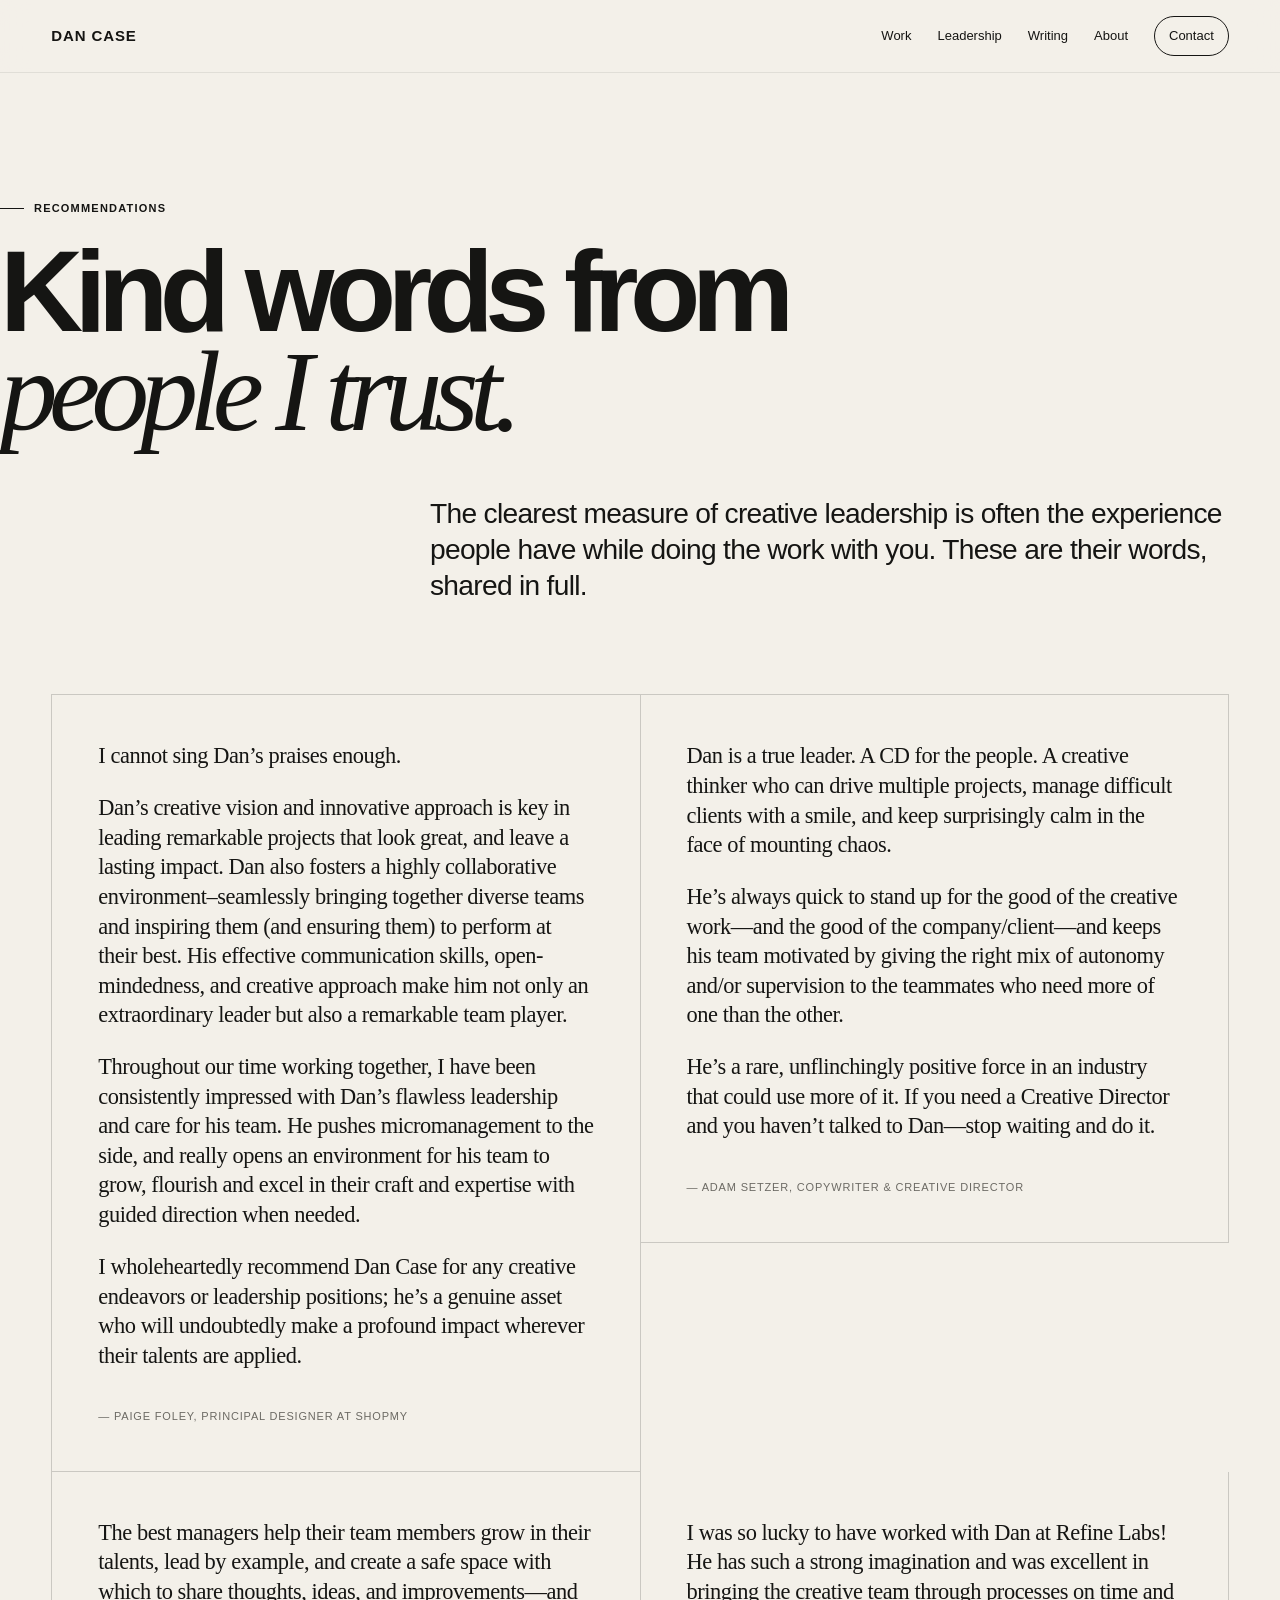
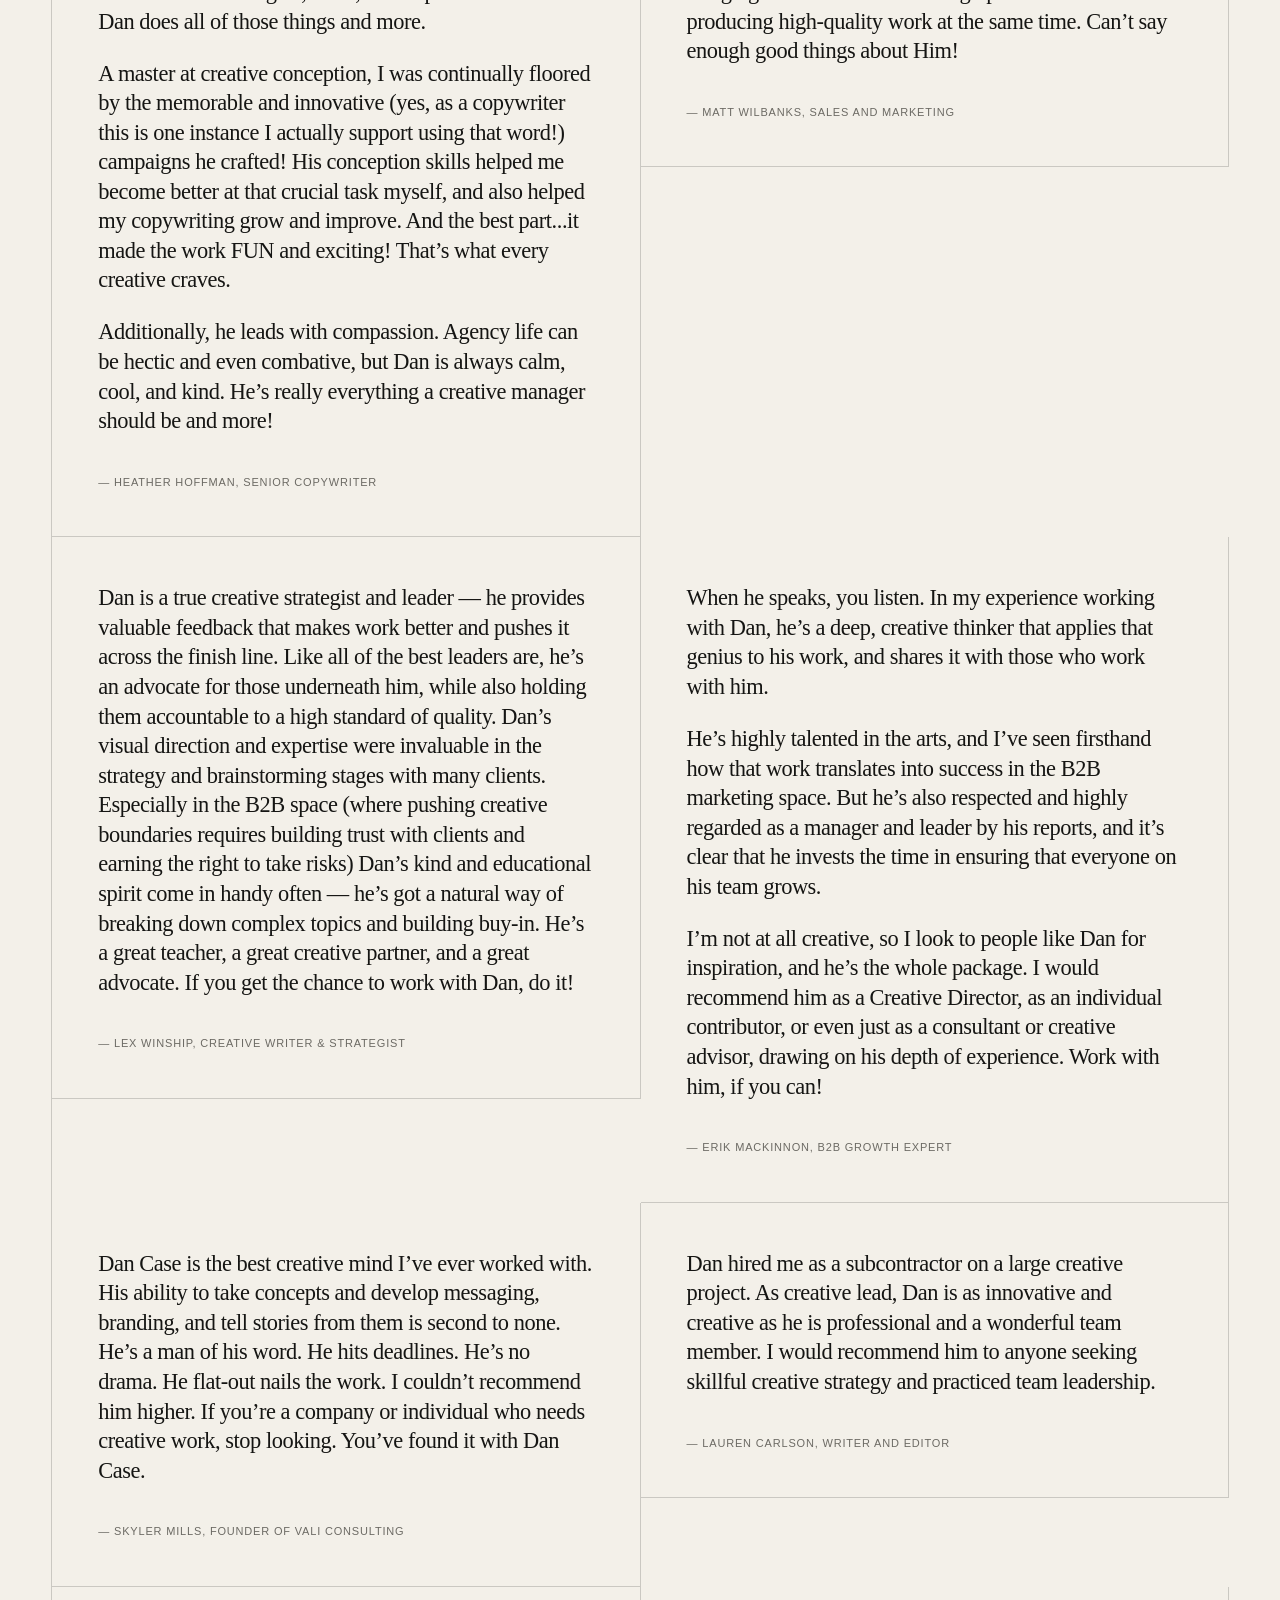
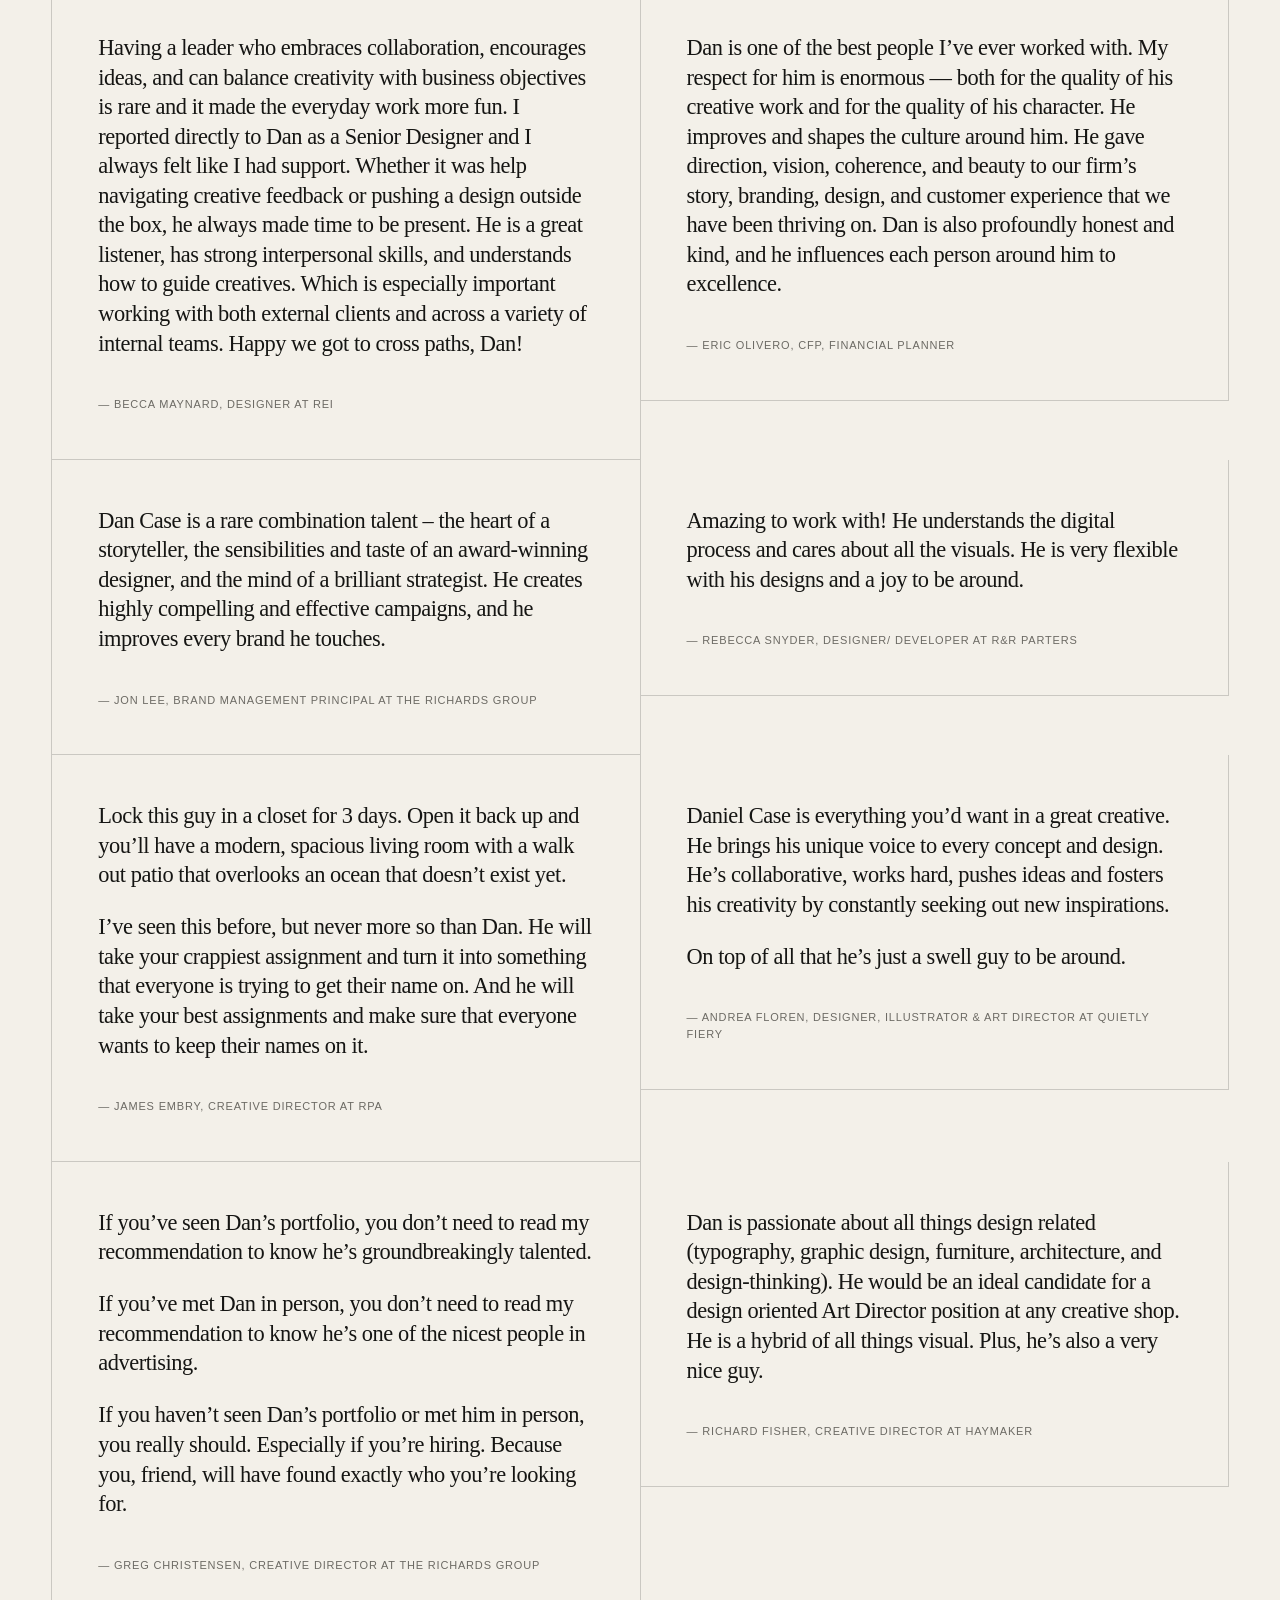
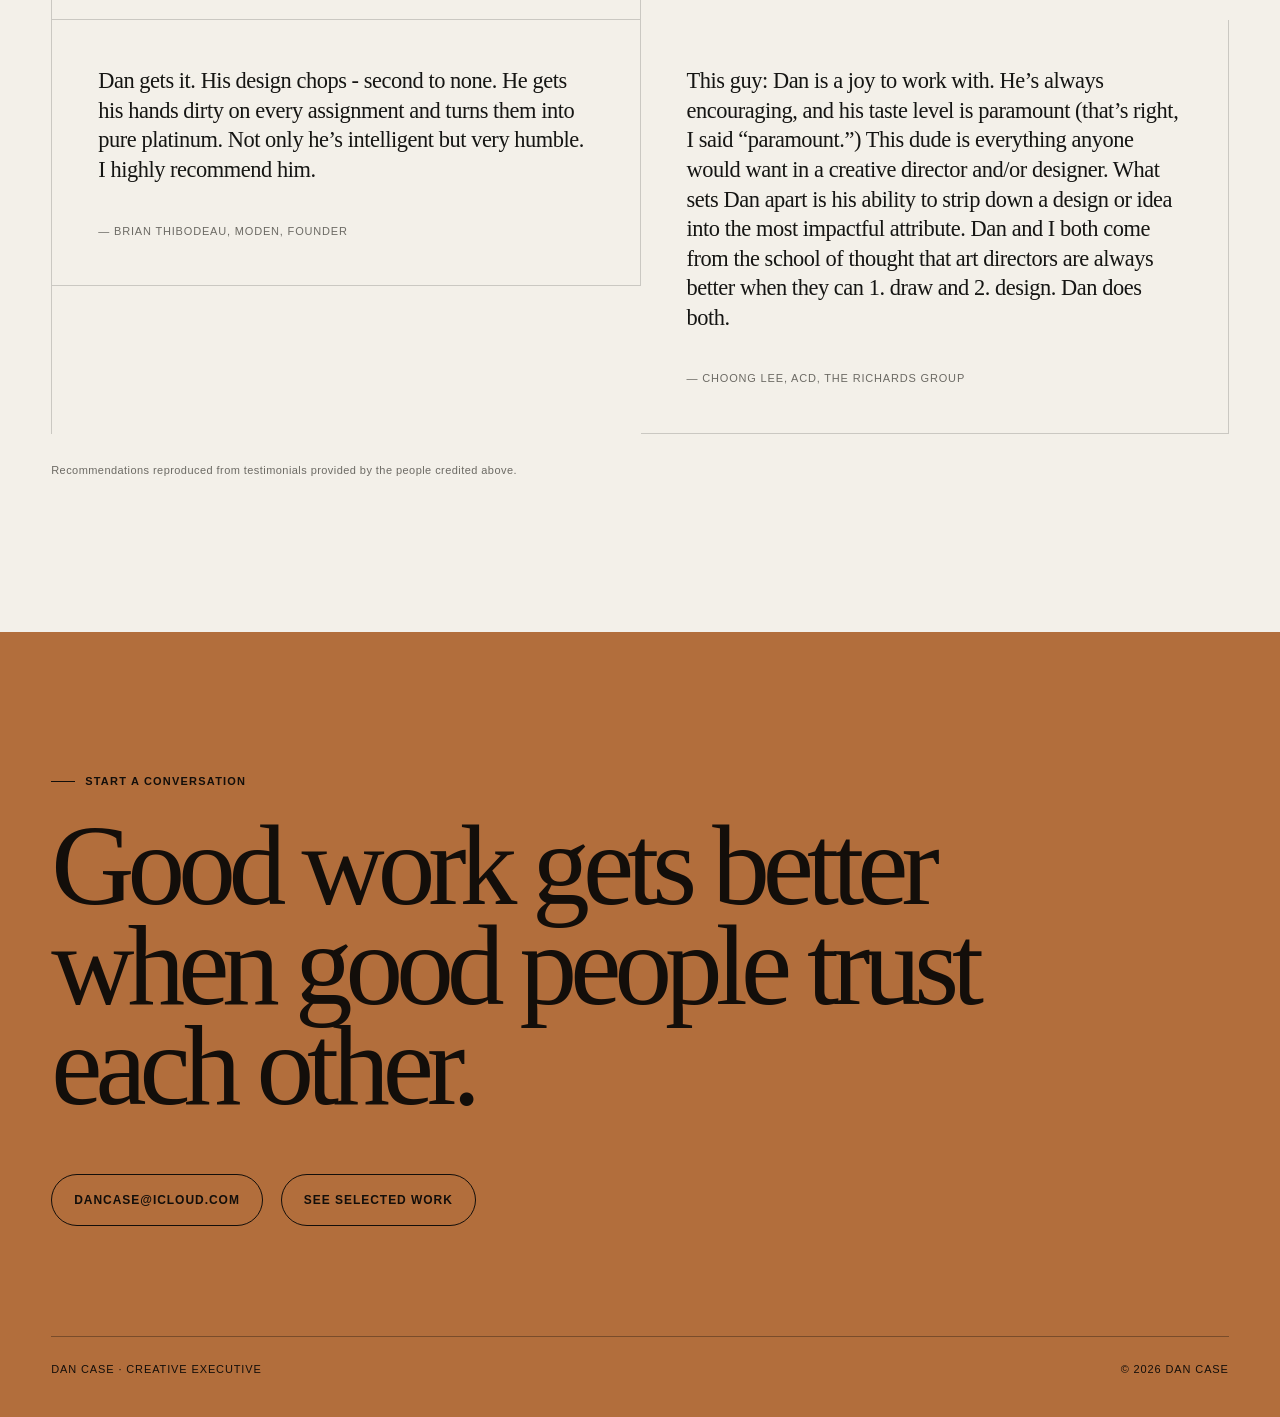
<file: kind-words.html>
<!doctype html>
<html lang="en">
<head>
  <meta charset="utf-8"><meta name="viewport" content="width=device-width, initial-scale=1">
  <title>Kind Words — Dan Case</title>
  <meta name="description" content="Recommendations from creative leaders, writers, designers, strategists and colleagues who have worked with Dan Case.">
  <link rel="stylesheet" href="styles.css">
</head>
<body>
<a class="skip-link" href="#main">Skip to content</a>
<header class="site-header">
  <div class="shell inner">
    <a class="brand" href="index.html">Dan Case</a>
    <nav class="desktop-nav" aria-label="Primary">
      <a href="index.html#work">Work</a><a href="index.html#leadership">Leadership</a><a href="index.html#writing">Writing</a><a href="about.html">About</a><a class="nav-cta" href="index.html#contact">Contact</a>
    </nav>
    <button class="menu-toggle" aria-label="Open menu" aria-expanded="false"><span></span><span></span></button>
  </div>
</header>
<nav class="mobile-nav" aria-label="Mobile navigation">
  <a href="index.html#work">Work</a><a href="index.html#leadership">Leadership</a><a href="index.html#writing">Writing</a><a href="about.html">About</a><a href="index.html#contact">Contact</a>
</nav>
<main id="main">
  <section class="page-hero shell kind-hero">
    <div class="eyebrow reveal">Recommendations</div>
    <h1 class="reveal">Kind words from<br><em>people I trust.</em></h1>
    <p class="lede reveal">The clearest measure of creative leadership is often the experience people have while doing the work with you. These are their words, shared in full.</p>
  </section>

  <section class="kind-words-section">
    <div class="shell">
      <div class="kind-grid full-testimonials">
        <article class="kind-card reveal">
          <blockquote><p>I cannot sing Dan’s praises enough.</p><p>Dan’s creative vision and innovative approach is key in leading remarkable projects that look great, and leave a lasting impact. Dan also fosters a highly collaborative environment–seamlessly bringing together diverse teams and inspiring them (and ensuring them) to perform at their best. His effective communication skills, open-mindedness, and creative approach make him not only an extraordinary leader but also a remarkable team player.</p><p>Throughout our time working together, I have been consistently impressed with Dan’s flawless leadership and care for his team. He pushes micromanagement to the side, and really opens an environment for his team to grow, flourish and excel in their craft and expertise with guided direction when needed.</p><p>I wholeheartedly recommend Dan Case for any creative endeavors or leadership positions; he’s a genuine asset who will undoubtedly make a profound impact wherever their talents are applied.</p></blockquote>
          <cite>— Paige Foley, Principal Designer at ShopMy</cite>
        </article>
        <article class="kind-card reveal">
          <blockquote><p>Dan is a true leader. A CD for the people. A creative thinker who can drive multiple projects, manage difficult clients with a smile, and keep surprisingly calm in the face of mounting chaos.</p><p>He’s always quick to stand up for the good of the creative work—and the good of the company/client—and keeps his team motivated by giving the right mix of autonomy and/or supervision to the teammates who need more of one than the other.</p><p>He’s a rare, unflinchingly positive force in an industry that could use more of it. If you need a Creative Director and you haven’t talked to Dan—stop waiting and do it.</p></blockquote>
          <cite>— Adam Setzer, Copywriter &amp; Creative Director</cite>
        </article>
        <article class="kind-card reveal">
          <blockquote><p>The best managers help their team members grow in their talents, lead by example, and create a safe space with which to share thoughts, ideas, and improvements—and Dan does all of those things and more.</p><p>A master at creative conception, I was continually floored by the memorable and innovative (yes, as a copywriter this is one instance I actually support using that word!) campaigns he crafted! His conception skills helped me become better at that crucial task myself, and also helped my copywriting grow and improve. And the best part...it made the work FUN and exciting! That’s what every creative craves.</p><p>Additionally, he leads with compassion. Agency life can be hectic and even combative, but Dan is always calm, cool, and kind. He’s really everything a creative manager should be and more!</p></blockquote>
          <cite>— Heather Hoffman, Senior Copywriter</cite>
        </article>
        <article class="kind-card reveal">
          <blockquote><p>I was so lucky to have worked with Dan at Refine Labs! He has such a strong imagination and was excellent in bringing the creative team through processes on time and producing high-quality work at the same time. Can’t say enough good things about Him!</p></blockquote>
          <cite>— Matt Wilbanks, Sales and Marketing</cite>
        </article>
        <article class="kind-card reveal">
          <blockquote><p>Dan is a true creative strategist and leader — he provides valuable feedback that makes work better and pushes it across the finish line. Like all of the best leaders are, he’s an advocate for those underneath him, while also holding them accountable to a high standard of quality. Dan’s visual direction and expertise were invaluable in the strategy and brainstorming stages with many clients. Especially in the B2B space (where pushing creative boundaries requires building trust with clients and earning the right to take risks) Dan’s kind and educational spirit come in handy often — he’s got a natural way of breaking down complex topics and building buy-in. He’s a great teacher, a great creative partner, and a great advocate. If you get the chance to work with Dan, do it!</p></blockquote>
          <cite>— Lex Winship, Creative Writer &amp; Strategist</cite>
        </article>
        <article class="kind-card reveal">
          <blockquote><p>When he speaks, you listen. In my experience working with Dan, he’s a deep, creative thinker that applies that genius to his work, and shares it with those who work with him.</p><p>He’s highly talented in the arts, and I’ve seen firsthand how that work translates into success in the B2B marketing space. But he’s also respected and highly regarded as a manager and leader by his reports, and it’s clear that he invests the time in ensuring that everyone on his team grows.</p><p>I’m not at all creative, so I look to people like Dan for inspiration, and he’s the whole package. I would recommend him as a Creative Director, as an individual contributor, or even just as a consultant or creative advisor, drawing on his depth of experience. Work with him, if you can!</p></blockquote>
          <cite>— Erik MacKinnon, B2B Growth Expert</cite>
        </article>
        <article class="kind-card reveal">
          <blockquote><p>Dan Case is the best creative mind I’ve ever worked with. His ability to take concepts and develop messaging, branding, and tell stories from them is second to none. He’s a man of his word. He hits deadlines. He’s no drama. He flat-out nails the work. I couldn’t recommend him higher. If you’re a company or individual who needs creative work, stop looking. You’ve found it with Dan Case.</p></blockquote>
          <cite>— Skyler Mills, Founder of Vali Consulting</cite>
        </article>
        <article class="kind-card reveal">
          <blockquote><p>Dan hired me as a subcontractor on a large creative project. As creative lead, Dan is as innovative and creative as he is professional and a wonderful team member. I would recommend him to anyone seeking skillful creative strategy and practiced team leadership.</p></blockquote>
          <cite>— Lauren Carlson, Writer and Editor</cite>
        </article>
        <article class="kind-card reveal">
          <blockquote><p>Having a leader who embraces collaboration, encourages ideas, and can balance creativity with business objectives is rare and it made the everyday work more fun. I reported directly to Dan as a Senior Designer and I always felt like I had support. Whether it was help navigating creative feedback or pushing a design outside the box, he always made time to be present. He is a great listener, has strong interpersonal skills, and understands how to guide creatives. Which is especially important working with both external clients and across a variety of internal teams. Happy we got to cross paths, Dan!</p></blockquote>
          <cite>— Becca Maynard, Designer at REI</cite>
        </article>
        <article class="kind-card reveal">
          <blockquote><p>Dan is one of the best people I’ve ever worked with. My respect for him is enormous — both for the quality of his creative work and for the quality of his character. He improves and shapes the culture around him. He gave direction, vision, coherence, and beauty to our firm’s story, branding, design, and customer experience that we have been thriving on. Dan is also profoundly honest and kind, and he influences each person around him to excellence.</p></blockquote>
          <cite>— Eric Olivero, CFP, Financial Planner</cite>
        </article>
        <article class="kind-card reveal">
          <blockquote><p>Dan Case is a rare combination talent – the heart of a storyteller, the sensibilities and taste of an award-winning designer, and the mind of a brilliant strategist. He creates highly compelling and effective campaigns, and he improves every brand he touches.</p></blockquote>
          <cite>— Jon Lee, Brand Management Principal at The Richards Group</cite>
        </article>
        <article class="kind-card reveal">
          <blockquote><p>Amazing to work with! He understands the digital process and cares about all the visuals. He is very flexible with his designs and a joy to be around.</p></blockquote>
          <cite>— Rebecca Snyder, Designer/ Developer at R&amp;R Parters</cite>
        </article>
        <article class="kind-card reveal">
          <blockquote><p>Lock this guy in a closet for 3 days. Open it back up and you’ll have a modern, spacious living room with a walk out patio that overlooks an ocean that doesn’t exist yet.</p><p>I’ve seen this before, but never more so than Dan. He will take your crappiest assignment and turn it into something that everyone is trying to get their name on. And he will take your best assignments and make sure that everyone wants to keep their names on it.</p></blockquote>
          <cite>— James Embry, Creative Director at RPA</cite>
        </article>
        <article class="kind-card reveal">
          <blockquote><p>Daniel Case is everything you’d want in a great creative. He brings his unique voice to every concept and design. He’s collaborative, works hard, pushes ideas and fosters his creativity by constantly seeking out new inspirations.</p><p>On top of all that he’s just a swell guy to be around.</p></blockquote>
          <cite>— Andrea Floren, Designer, Illustrator &amp; Art Director at Quietly Fiery</cite>
        </article>
        <article class="kind-card reveal">
          <blockquote><p>If you’ve seen Dan’s portfolio, you don’t need to read my recommendation to know he’s groundbreakingly talented.</p><p>If you’ve met Dan in person, you don’t need to read my recommendation to know he’s one of the nicest people in advertising.</p><p>If you haven’t seen Dan’s portfolio or met him in person, you really should. Especially if you’re hiring. Because you, friend, will have found exactly who you’re looking for.</p></blockquote>
          <cite>— Greg Christensen, Creative Director at The Richards Group</cite>
        </article>
        <article class="kind-card reveal">
          <blockquote><p>Dan is passionate about all things design related (typography, graphic design, furniture, architecture, and design-thinking). He would be an ideal candidate for a design oriented Art Director position at any creative shop. He is a hybrid of all things visual. Plus, he’s also a very nice guy.</p></blockquote>
          <cite>— Richard Fisher, Creative Director at Haymaker</cite>
        </article>
        <article class="kind-card reveal">
          <blockquote><p>Dan gets it. His design chops - second to none. He gets his hands dirty on every assignment and turns them into pure platinum. Not only he’s intelligent but very humble. I highly recommend him.</p></blockquote>
          <cite>— Brian Thibodeau, Moden, Founder</cite>
        </article>
        <article class="kind-card reveal">
          <blockquote><p>This guy: Dan is a joy to work with. He’s always encouraging, and his taste level is paramount (that’s right, I said “paramount.”) This dude is everything anyone would want in a creative director and/or designer. What sets Dan apart is his ability to strip down a design or idea into the most impactful attribute. Dan and I both come from the school of thought that art directors are always better when they can 1. draw and 2. design. Dan does both.</p></blockquote>
          <cite>— Choong Lee, ACD, The Richards Group</cite>
        </article>
      </div>
      <p class="kind-source reveal">Recommendations reproduced from testimonials provided by the people credited above.</p>
    </div>
  </section>

  <section class="contact" id="contact"><div class="shell"><div class="eyebrow reveal">Start a conversation</div><h2 class="reveal">Good work gets better when good people trust each other.</h2><div class="contact-actions reveal"><a class="pill" href="mailto:dancase@icloud.com">dancase@icloud.com</a><a class="pill" href="index.html#work">See selected work</a></div><footer class="footer"><span>Dan Case · Creative Executive</span><span>© <span data-year></span> Dan Case</span></footer></div></section>
</main>
<script src="script.js"></script>
</body>
</html>
</file>
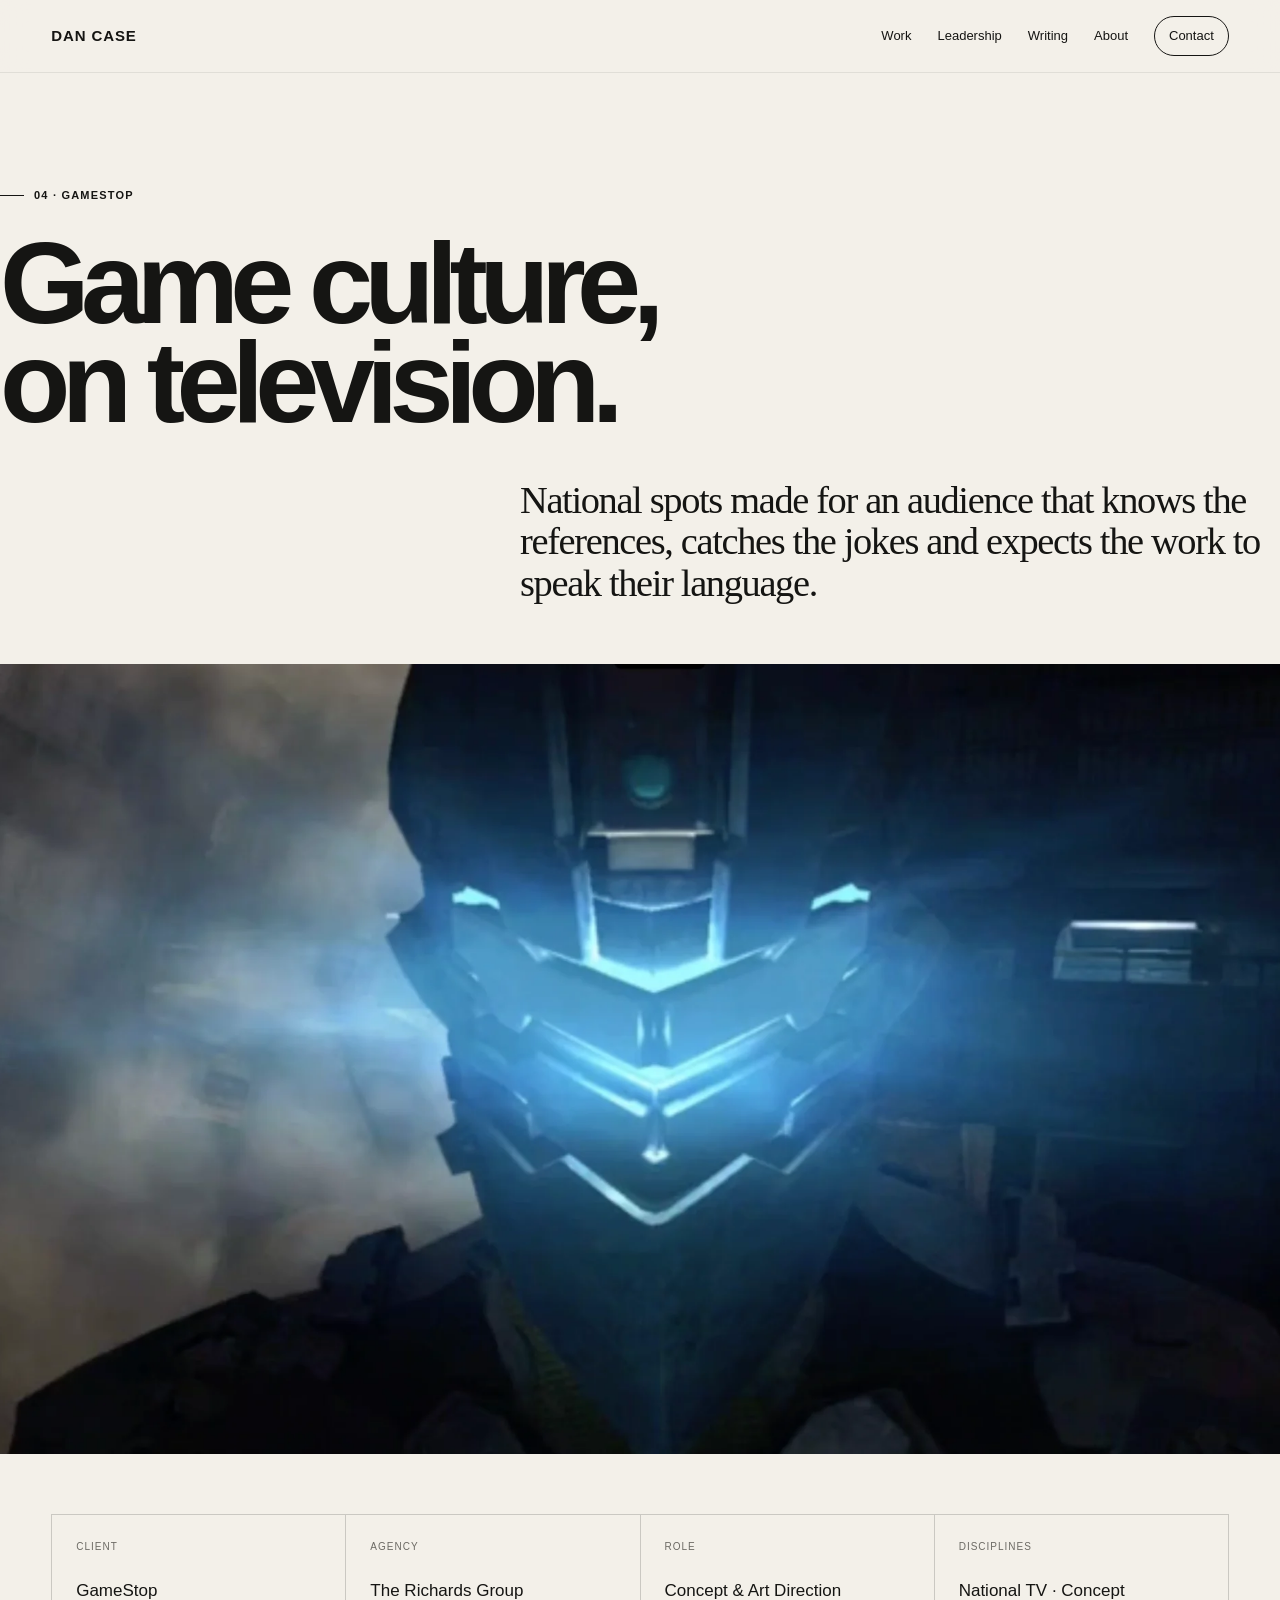
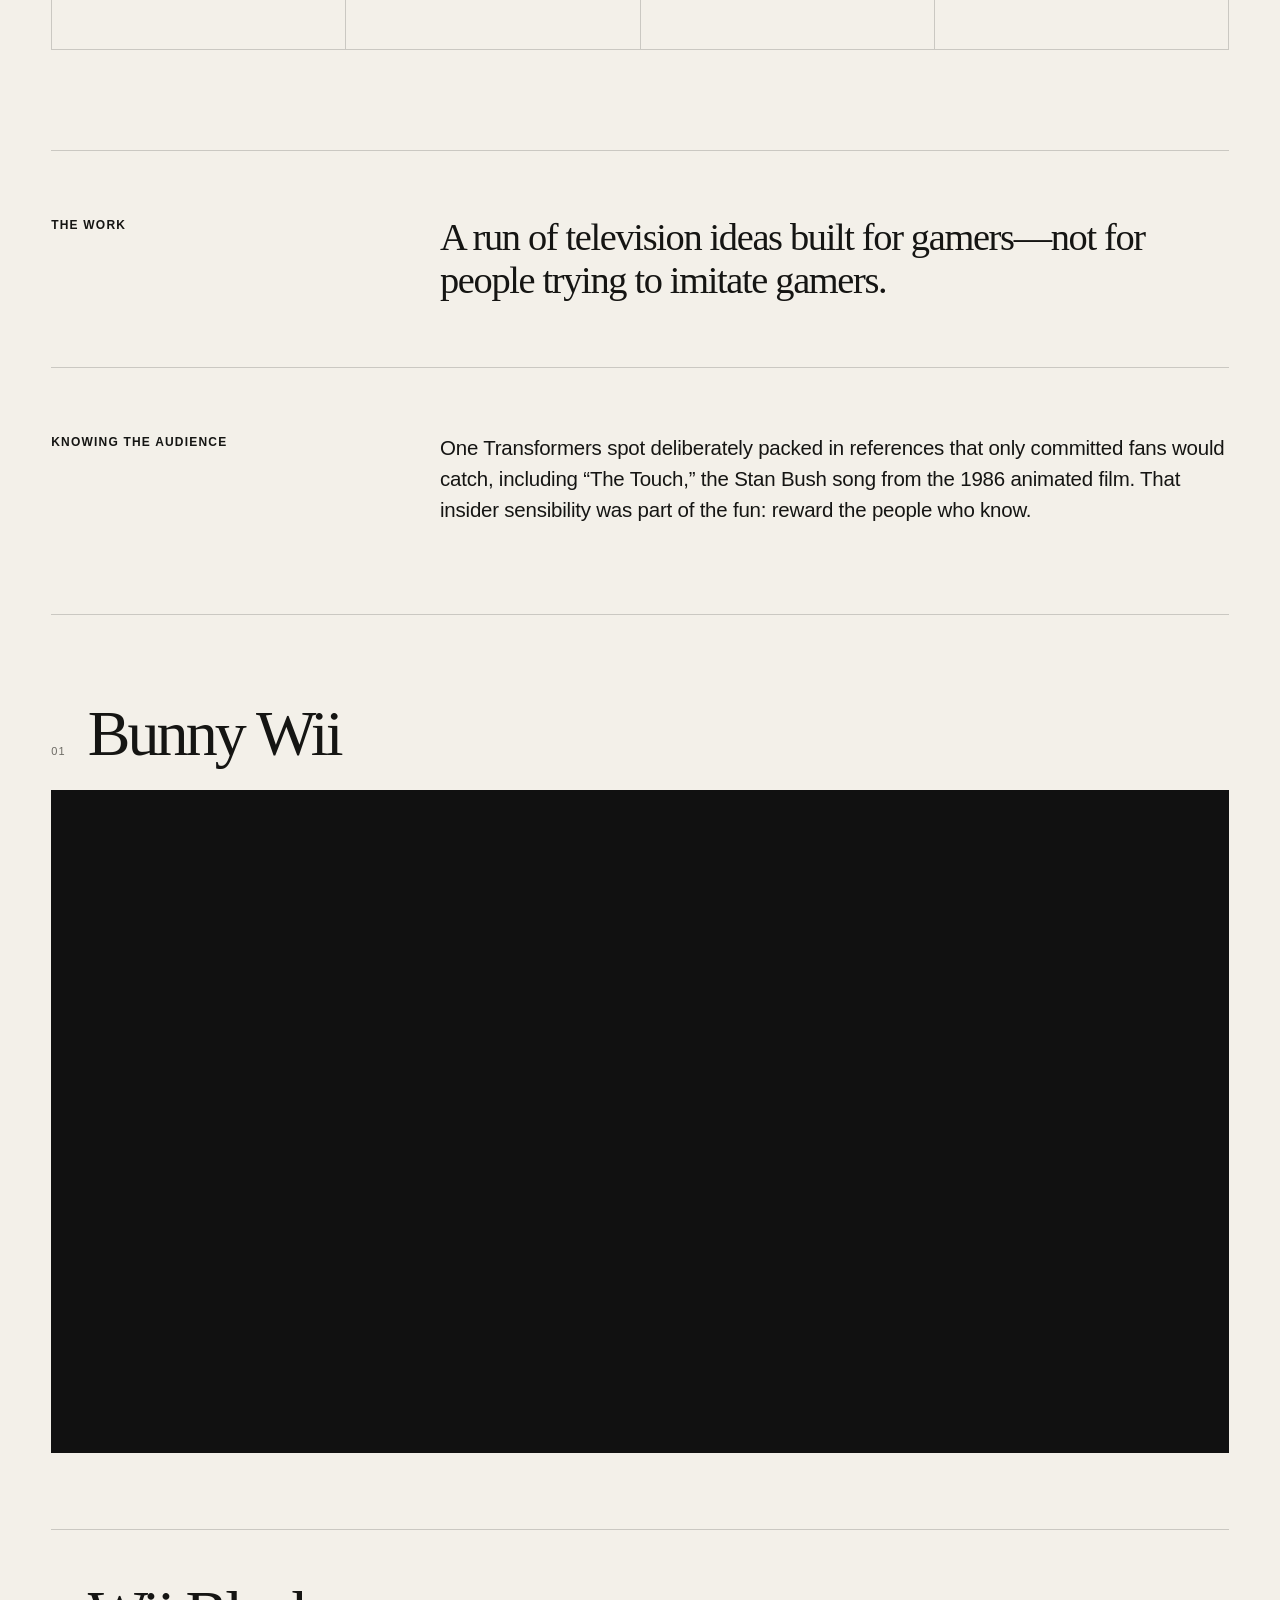
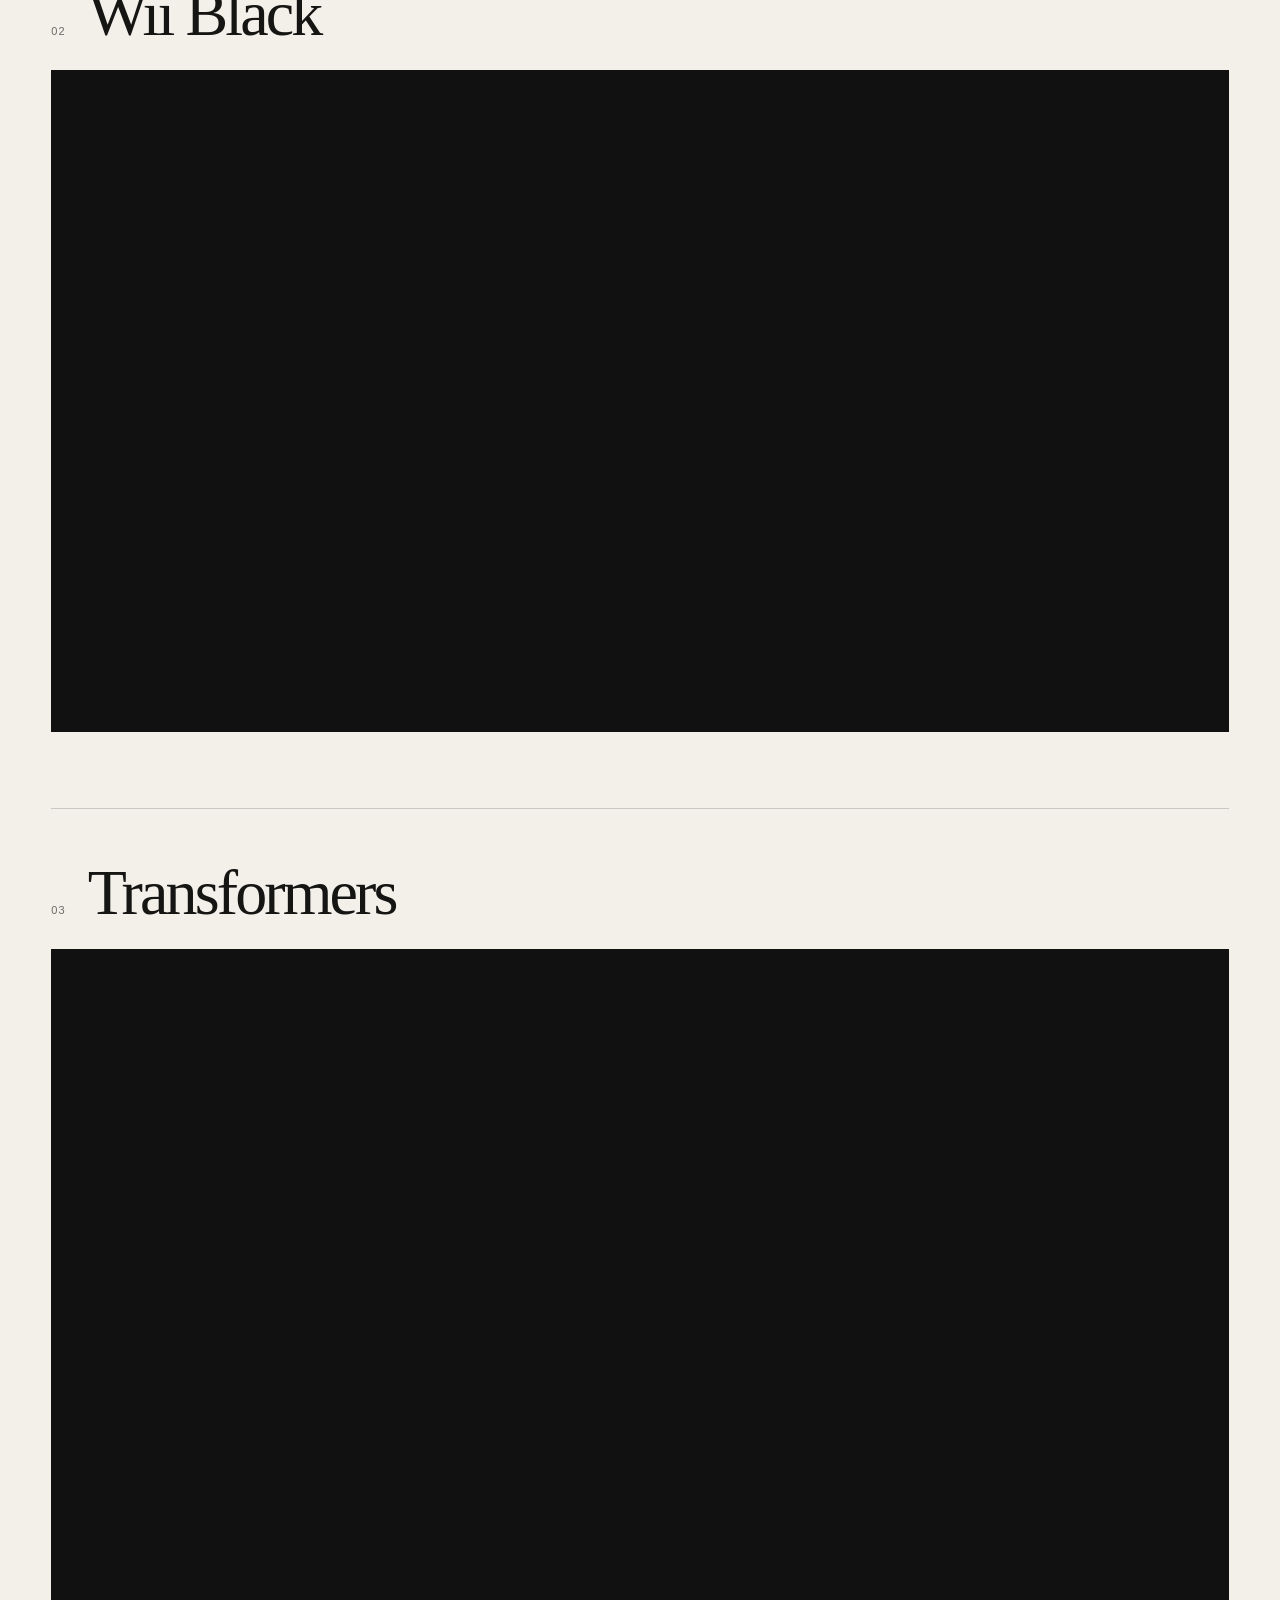
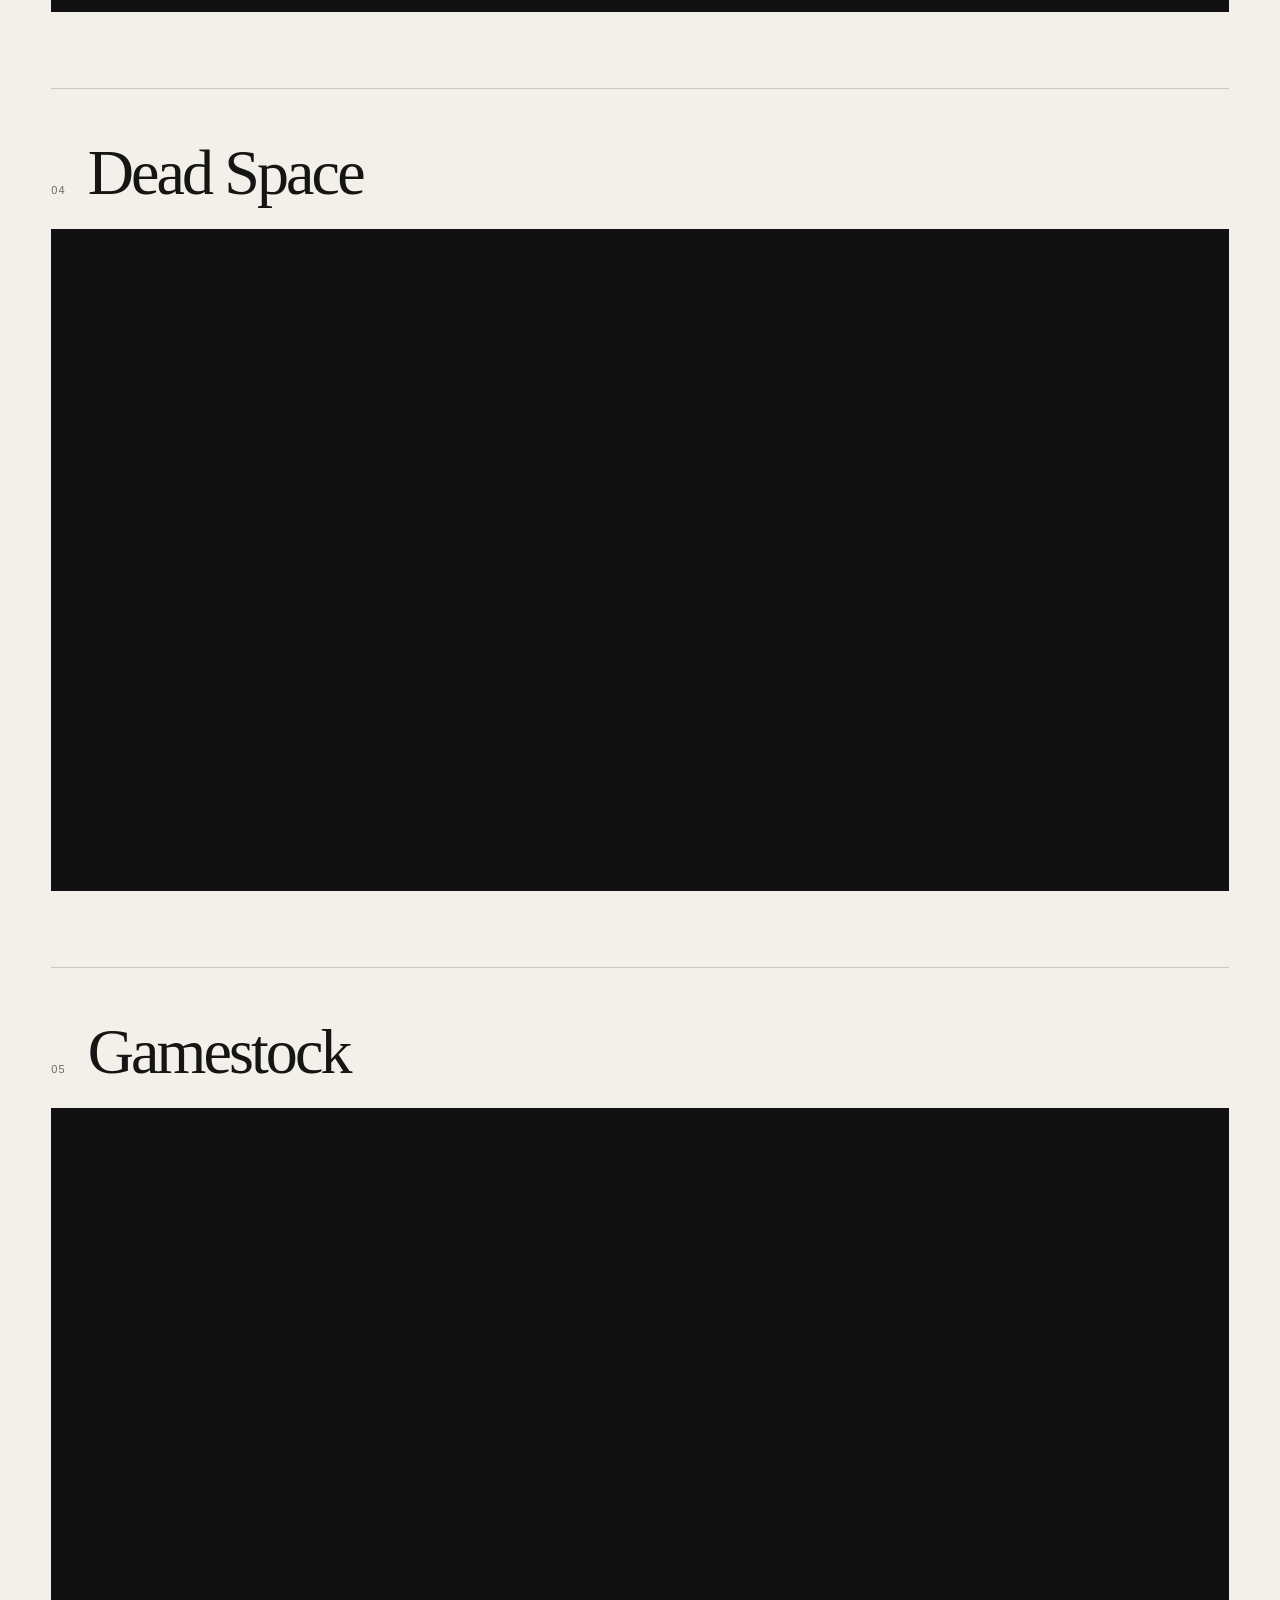
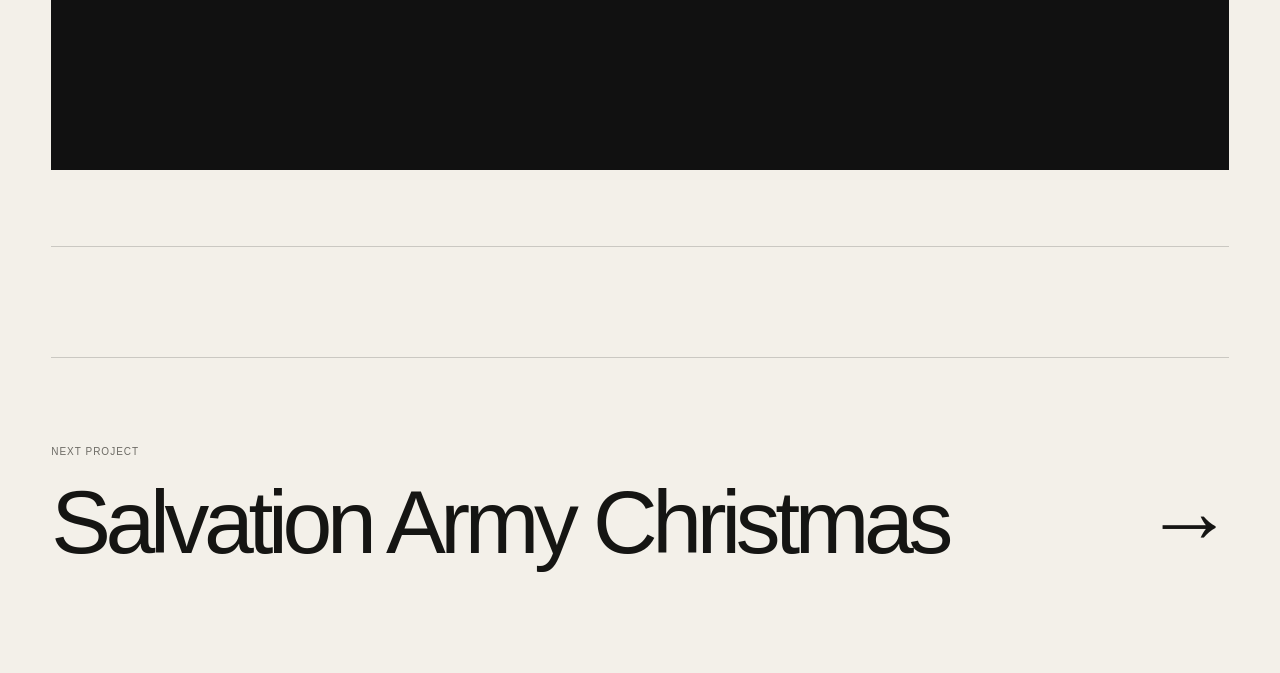
<file: work/gamestop.html>
<!doctype html>
<html lang="en">
<head>
<meta charset="utf-8">
<meta name="viewport" content="width=device-width, initial-scale=1">
<title>GameStop — Dan Case</title>
<meta name="description" content="Selected national television work for GameStop — concept and art direction by Dan Case.">
<link rel="stylesheet" href="../styles.css">
</head>
<body>
<a class="skip-link" href="#main">Skip to content</a>
<header class="site-header"><div class="shell inner"><a class="brand" href="../index.html">Dan Case</a><nav class="desktop-nav"><a href="../index.html#work">Work</a><a href="../index.html#leadership">Leadership</a><a href="../index.html#writing">Writing</a><a href="../about.html">About</a><a class="nav-cta" href="../index.html#contact">Contact</a></nav><button class="menu-toggle" aria-label="Open menu" aria-expanded="false"><span></span><span></span></button></div></header>
<nav class="mobile-nav"><a href="../index.html#work">Work</a><a href="../index.html#leadership">Leadership</a><a href="../index.html#writing">Writing</a><a href="../about.html">About</a><a href="../index.html#contact">Contact</a></nav>
<main id="main">
<section class="project-hero shell">
  <div class="eyebrow project-tag reveal">04 · GameStop</div>
  <h1 class="reveal">Game culture,<br>on television.</h1>
  <p class="sub reveal">National spots made for an audience that knows the references, catches the jokes and expects the work to speak their language.</p>
</section>
<div class="project-cover reveal"><img src="../assets/images/work/gamestop-hero.webp" alt="GameStop national television campaign"></div>
<div class="shell">
  <div class="project-facts reveal">
    <div class="fact"><small>Client</small><strong>GameStop</strong></div>
    <div class="fact"><small>Agency</small><strong>The Richards Group</strong></div>
    <div class="fact"><small>Role</small><strong>Concept &amp; Art Direction</strong></div>
    <div class="fact"><small>Disciplines</small><strong>National TV · Concept</strong></div>
  </div>
  <section class="case-section reveal"><h2>The work</h2><p>A run of television ideas built for gamers—not for people trying to imitate gamers.</p></section>
  <section class="case-section reveal"><h2>Knowing the audience</h2><p class="body">One Transformers spot deliberately packed in references that only committed fans would catch, including “The Touch,” the Stan Bush song from the 1986 animated film. That insider sensibility was part of the fun: reward the people who know.</p></section>
  <section class="film-series work-films">
    <article class="film-entry reveal">
      <div class="film-heading"><span>01</span><h2>Bunny Wii</h2></div>
      <div class="video-frame"><iframe src="https://player.vimeo.com/video/107272006?title=0&amp;byline=0&amp;portrait=0&amp;dnt=1" title="GameStop — Bunny Wii" allow="autoplay; fullscreen; picture-in-picture" allowfullscreen loading="lazy"></iframe></div>
    </article><article class="film-entry reveal">
      <div class="film-heading"><span>02</span><h2>Wii Black</h2></div>
      <div class="video-frame"><iframe src="https://player.vimeo.com/video/107272118?title=0&amp;byline=0&amp;portrait=0&amp;dnt=1" title="GameStop — Wii Black" allow="autoplay; fullscreen; picture-in-picture" allowfullscreen loading="lazy"></iframe></div>
    </article><article class="film-entry reveal">
      <div class="film-heading"><span>03</span><h2>Transformers</h2></div>
      <div class="video-frame"><iframe src="https://player.vimeo.com/video/107271836?title=0&amp;byline=0&amp;portrait=0&amp;dnt=1" title="GameStop — Transformers" allow="autoplay; fullscreen; picture-in-picture" allowfullscreen loading="lazy"></iframe></div>
    </article><article class="film-entry reveal">
      <div class="film-heading"><span>04</span><h2>Dead Space</h2></div>
      <div class="video-frame"><iframe src="https://player.vimeo.com/video/107271605?title=0&amp;byline=0&amp;portrait=0&amp;dnt=1" title="GameStop — Dead Space" allow="autoplay; fullscreen; picture-in-picture" allowfullscreen loading="lazy"></iframe></div>
    </article><article class="film-entry reveal">
      <div class="film-heading"><span>05</span><h2>Gamestock</h2></div>
      <div class="video-frame"><iframe src="https://player.vimeo.com/video/107271430?title=0&amp;byline=0&amp;portrait=0&amp;dnt=1" title="GameStop — Gamestock" allow="autoplay; fullscreen; picture-in-picture" allowfullscreen loading="lazy"></iframe></div>
    </article>
  </section>
  <section class="next-project"><small>Next project</small><a href="salvation-army-christmas.html"><span>Salvation Army Christmas</span><span>→</span></a></section>
</div>
</main>
<script src="../script.js"></script>
</body>
</html>
</file>
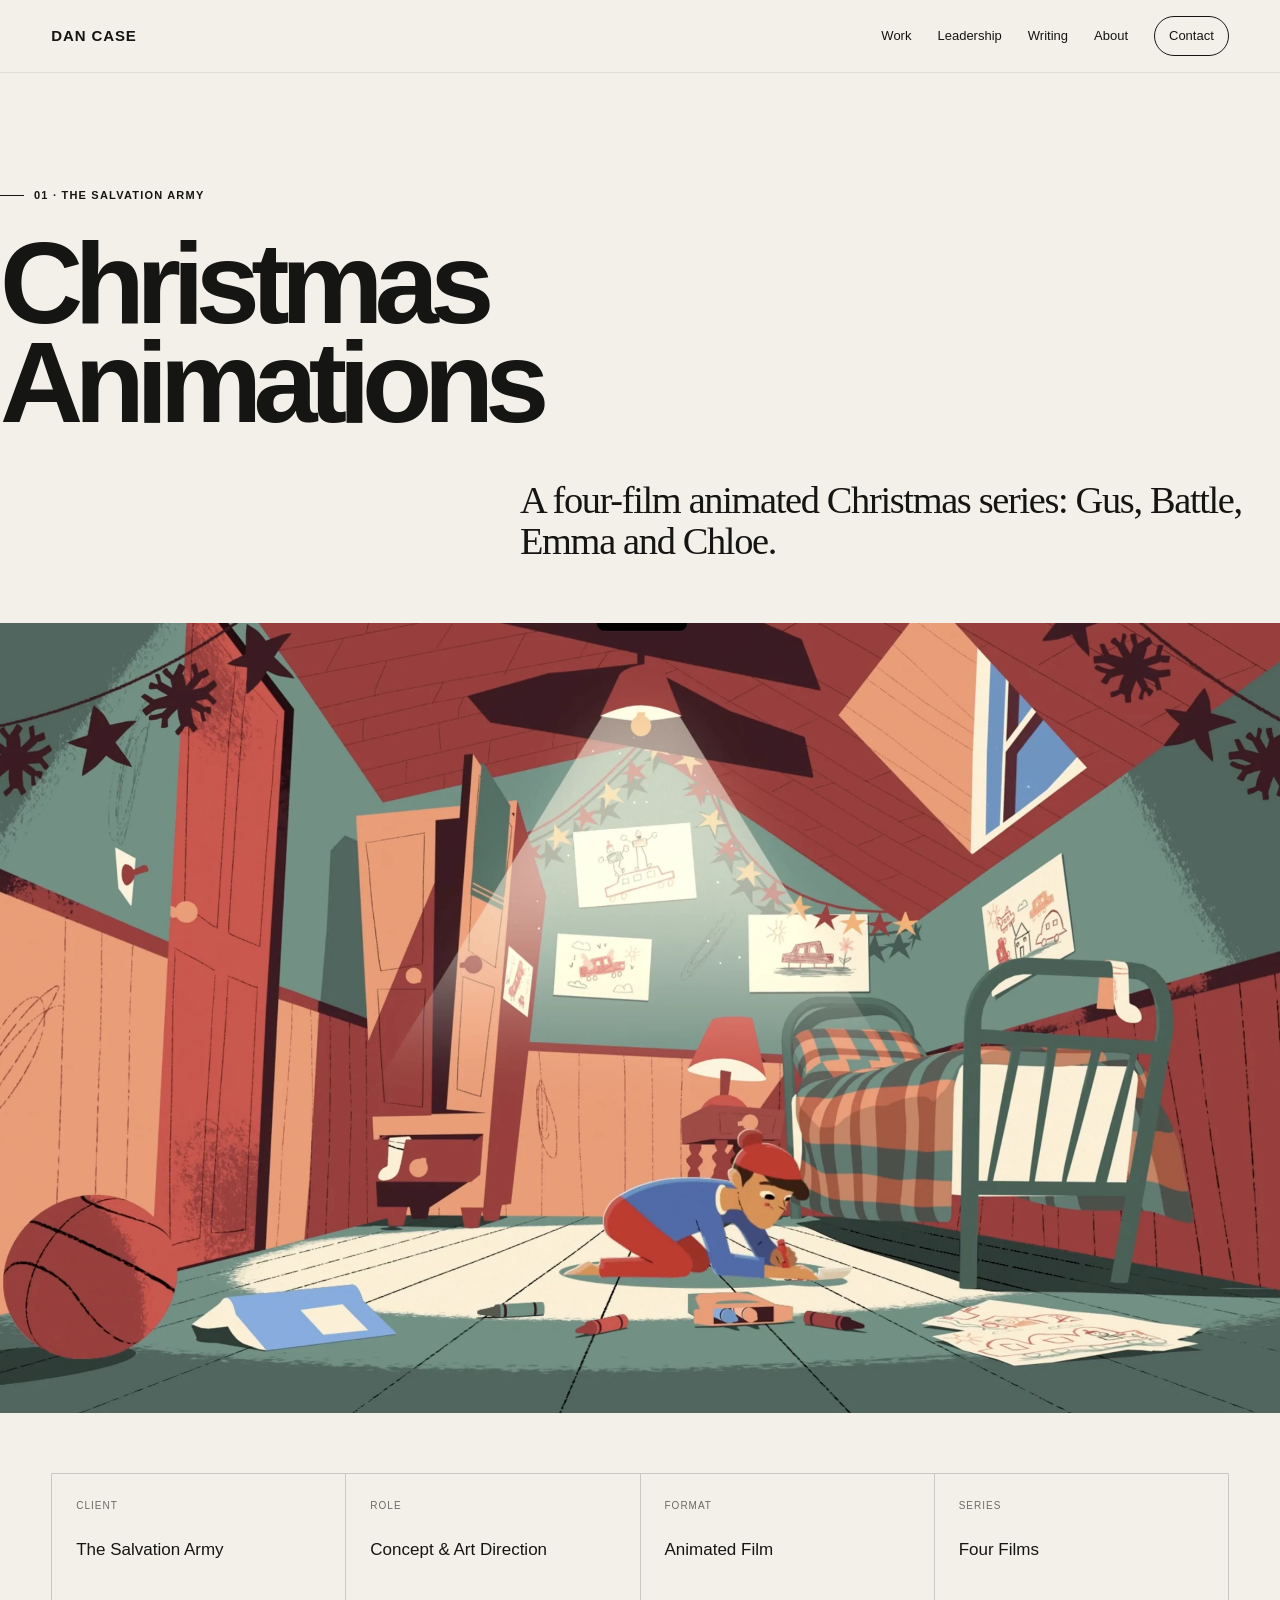
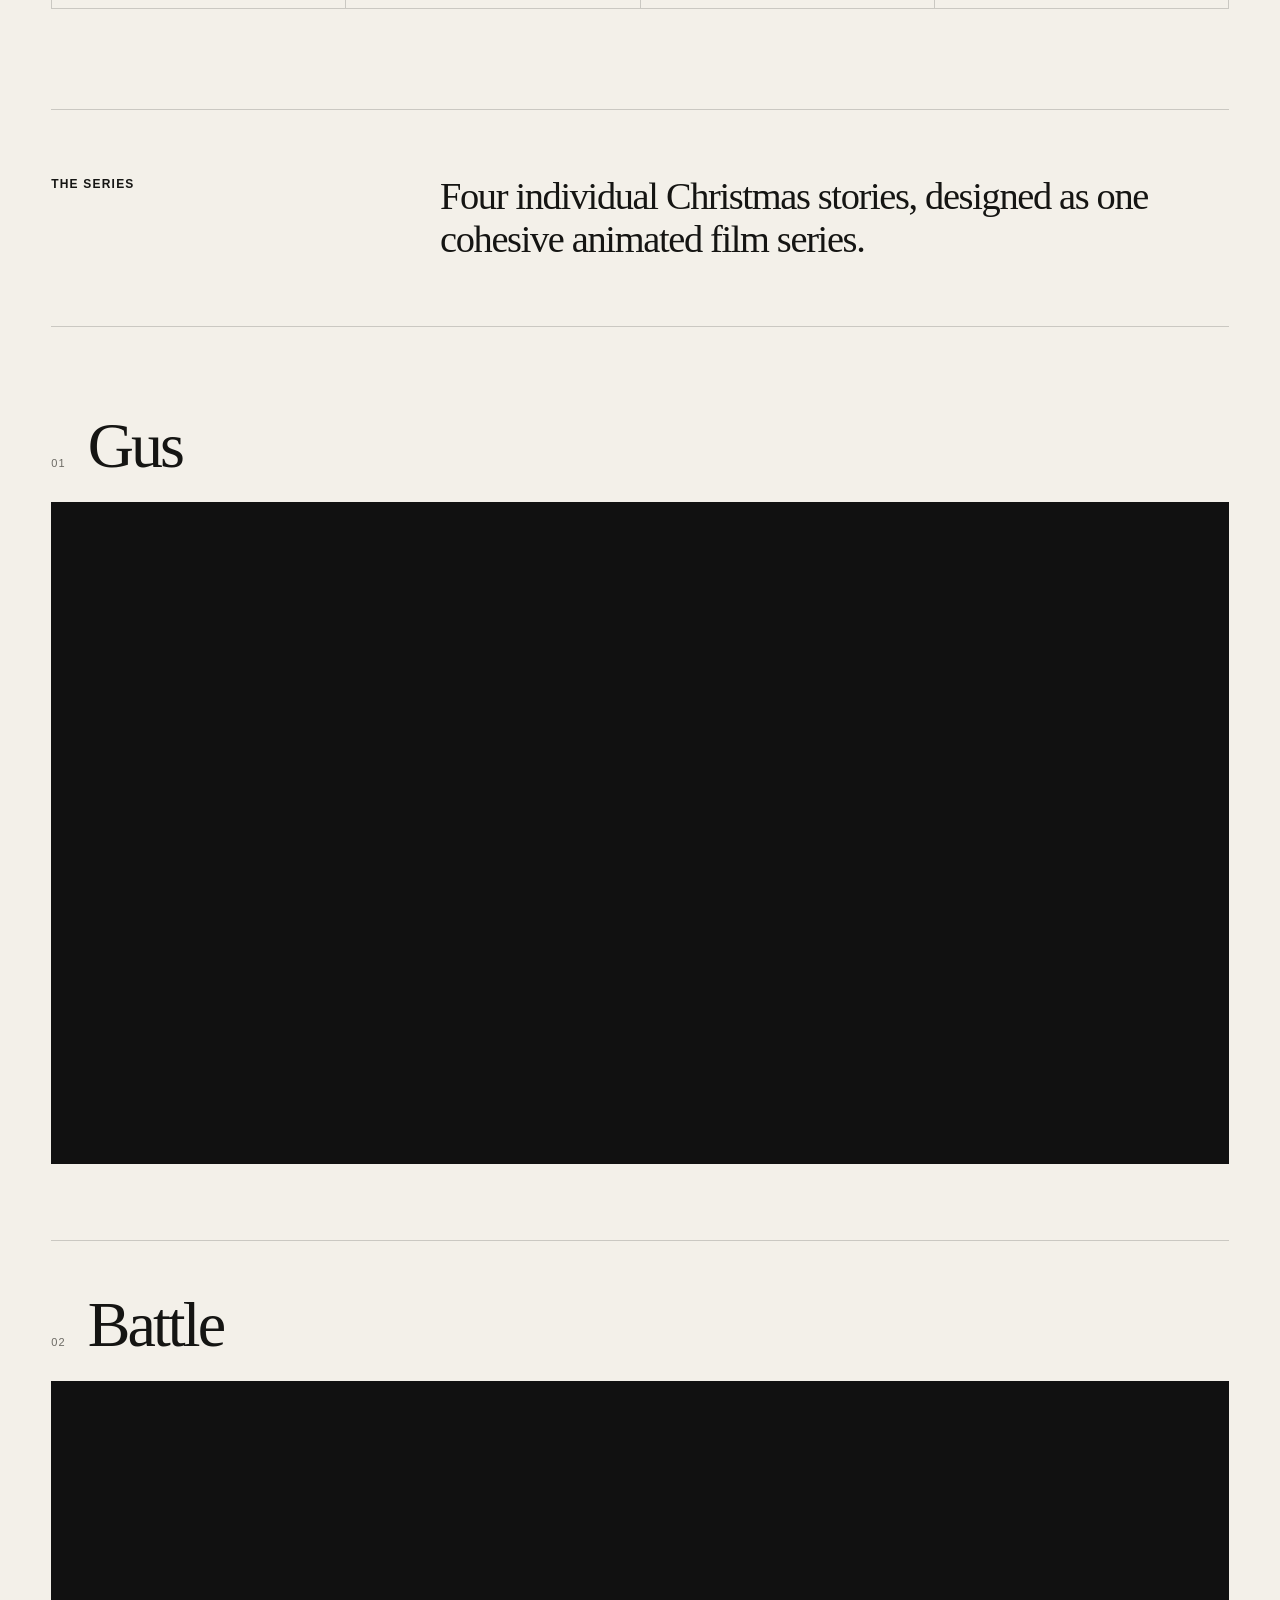
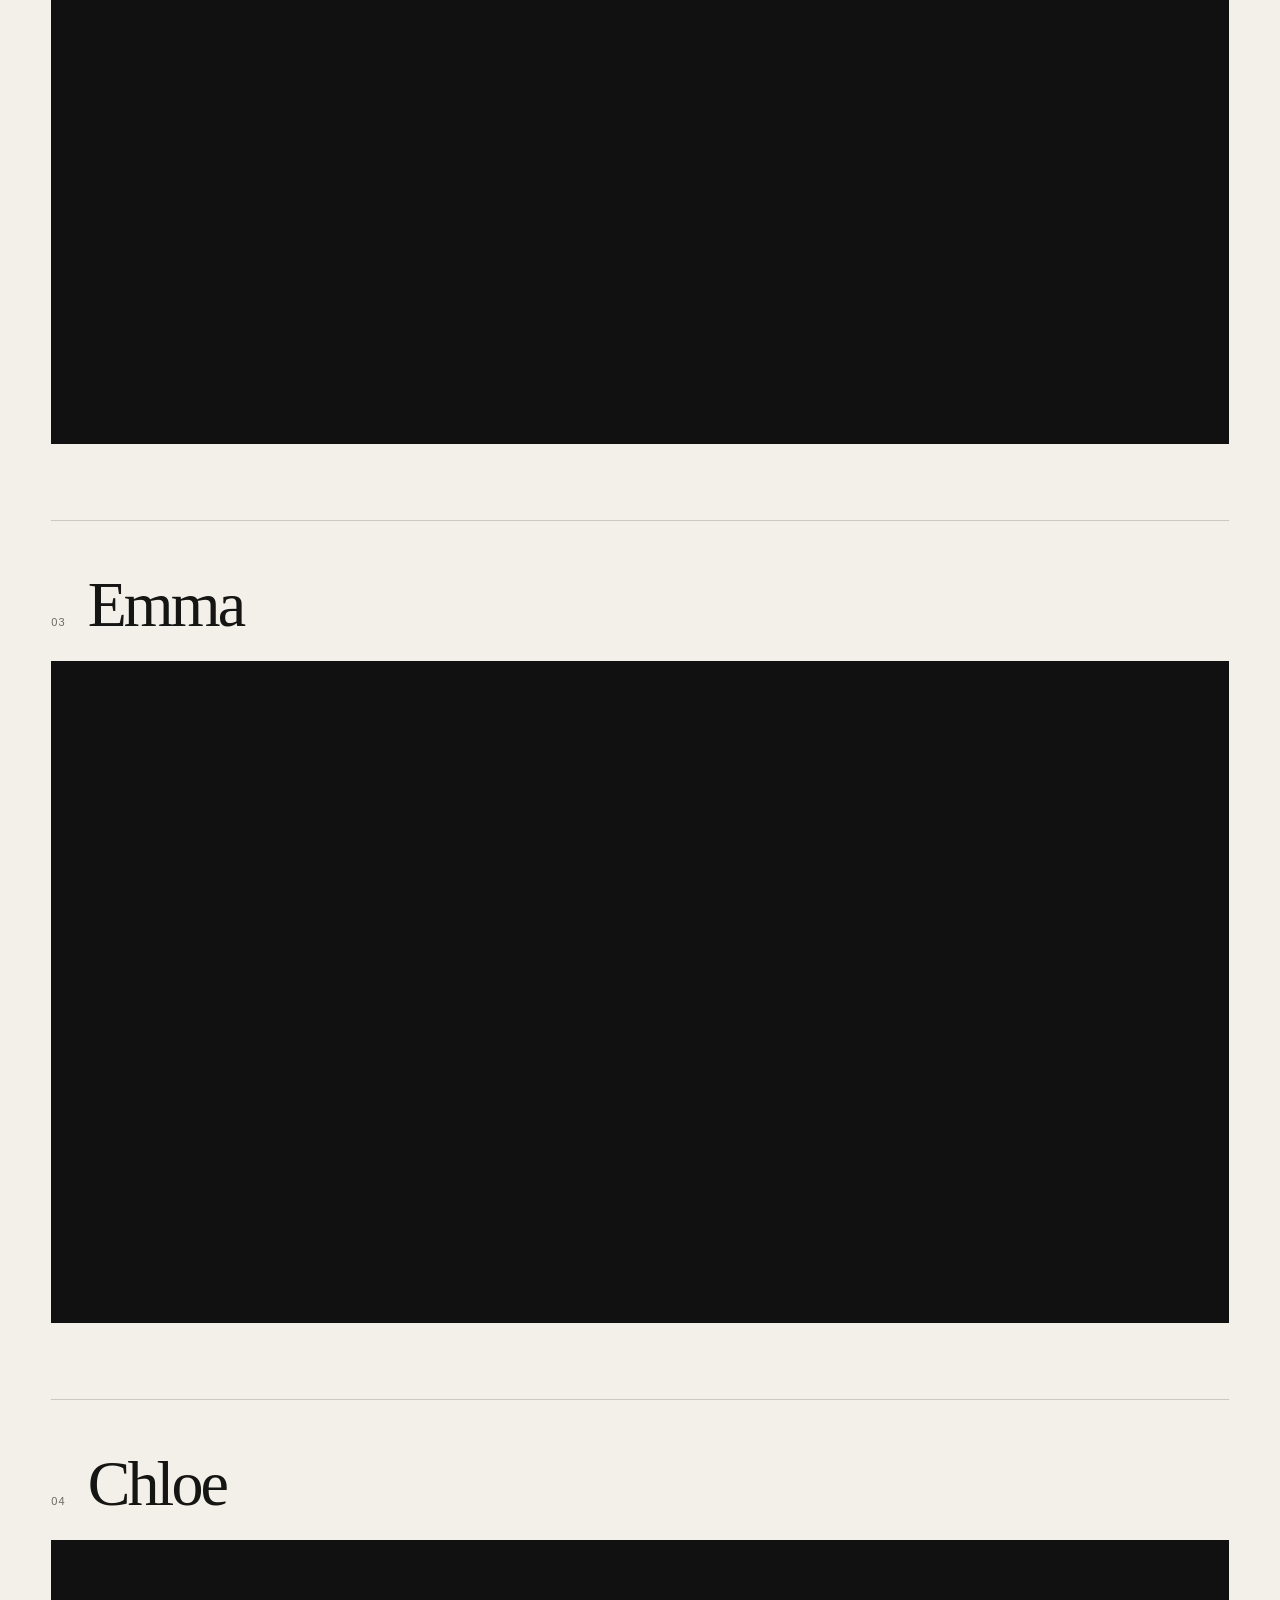
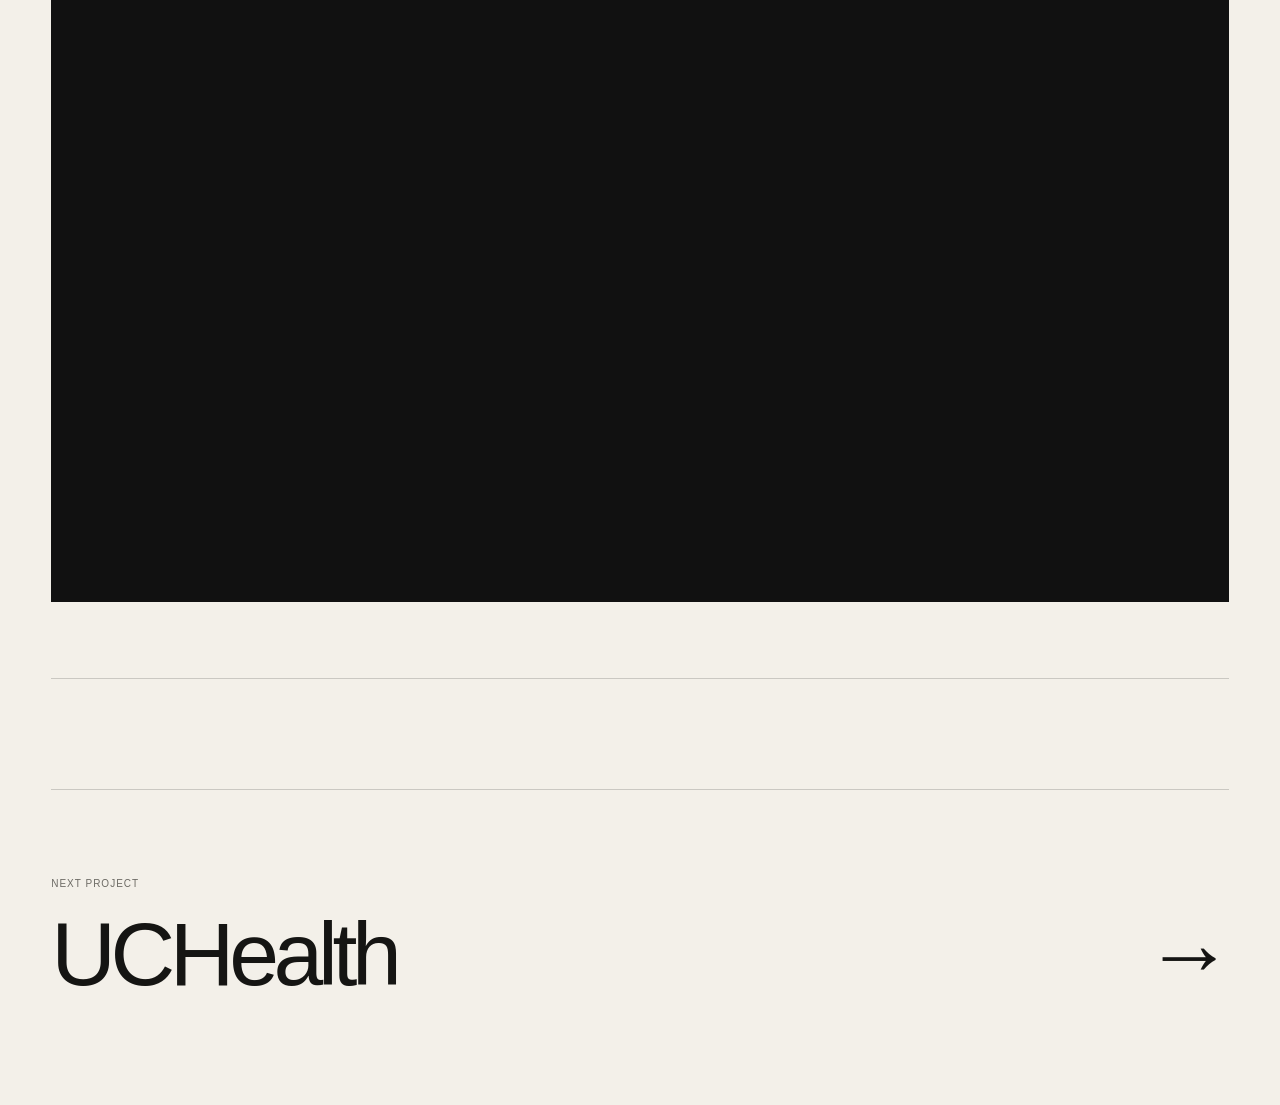
<file: work/salvation-army-christmas-animation.html>
<!doctype html>
<html lang="en">
<head>
<meta charset="utf-8">
<meta name="viewport" content="width=device-width, initial-scale=1">
<title>Salvation Army Christmas Animations — Dan Case</title>
<meta name="description" content="A four-film animated Christmas series for The Salvation Army — concept and art direction by Dan Case.">
<link rel="stylesheet" href="../styles.css">
</head>
<body>
<a class="skip-link" href="#main">Skip to content</a>
<header class="site-header"><div class="shell inner"><a class="brand" href="../index.html">Dan Case</a><nav class="desktop-nav"><a href="../index.html#work">Work</a><a href="../index.html#leadership">Leadership</a><a href="../index.html#writing">Writing</a><a href="../about.html">About</a><a class="nav-cta" href="../index.html#contact">Contact</a></nav><button class="menu-toggle" aria-label="Open menu" aria-expanded="false"><span></span><span></span></button></div></header>
<nav class="mobile-nav"><a href="../index.html#work">Work</a><a href="../index.html#leadership">Leadership</a><a href="../index.html#writing">Writing</a><a href="../about.html">About</a><a href="../index.html#contact">Contact</a></nav>
<main id="main">
<section class="project-hero shell">
  <div class="eyebrow project-tag reveal">01 · The Salvation Army</div>
  <h1 class="reveal">Christmas<br>Animations</h1>
  <p class="sub reveal">A four-film animated Christmas series: Gus, Battle, Emma and Chloe.</p>
</section>
<div class="project-cover reveal"><img src="../assets/images/work/sa-animation-hero.webp" alt="The Salvation Army Christmas animation series"></div>
<div class="shell">
  <div class="project-facts reveal">
    <div class="fact"><small>Client</small><strong>The Salvation Army</strong></div>
    <div class="fact"><small>Role</small><strong>Concept &amp; Art Direction</strong></div>
    <div class="fact"><small>Format</small><strong>Animated Film</strong></div>
    <div class="fact"><small>Series</small><strong>Four Films</strong></div>
  </div>

  <section class="case-section reveal">
    <h2>The series</h2>
    <p>Four individual Christmas stories, designed as one cohesive animated film series.</p>
  </section>

  <section class="film-series">
    <article class="film-entry reveal">
      <div class="film-heading"><span>01</span><h2>Gus</h2></div>
      <div class="video-frame"><iframe src="https://player.vimeo.com/video/242370120?title=0&amp;byline=0&amp;portrait=0&amp;dnt=1" title="Gus — Salvation Army Christmas Animation" allow="autoplay; fullscreen; picture-in-picture" allowfullscreen loading="lazy"></iframe></div>
    </article>
    <article class="film-entry reveal">
      <div class="film-heading"><span>02</span><h2>Battle</h2></div>
      <div class="video-frame"><iframe src="https://player.vimeo.com/video/242370856?title=0&amp;byline=0&amp;portrait=0&amp;dnt=1" title="Battle — Salvation Army Christmas Animation" allow="autoplay; fullscreen; picture-in-picture" allowfullscreen loading="lazy"></iframe></div>
    </article>
    <article class="film-entry reveal">
      <div class="film-heading"><span>03</span><h2>Emma</h2></div>
      <div class="video-frame"><iframe src="https://player.vimeo.com/video/242370673?title=0&amp;byline=0&amp;portrait=0&amp;dnt=1" title="Emma — Salvation Army Christmas Animation" allow="autoplay; fullscreen; picture-in-picture" allowfullscreen loading="lazy"></iframe></div>
    </article>
    <article class="film-entry reveal">
      <div class="film-heading"><span>04</span><h2>Chloe</h2></div>
      <div class="video-frame"><iframe src="https://player.vimeo.com/video/242370590?title=0&amp;byline=0&amp;portrait=0&amp;dnt=1" title="Chloe — Salvation Army Christmas Animation" allow="autoplay; fullscreen; picture-in-picture" allowfullscreen loading="lazy"></iframe></div>
    </article>
  </section>

  <section class="next-project"><small>Next project</small><a href="uchealth.html"><span>UCHealth</span><span>→</span></a></section>
</div>
</main>
<script src="../script.js"></script>
</body>
</html>
</file>
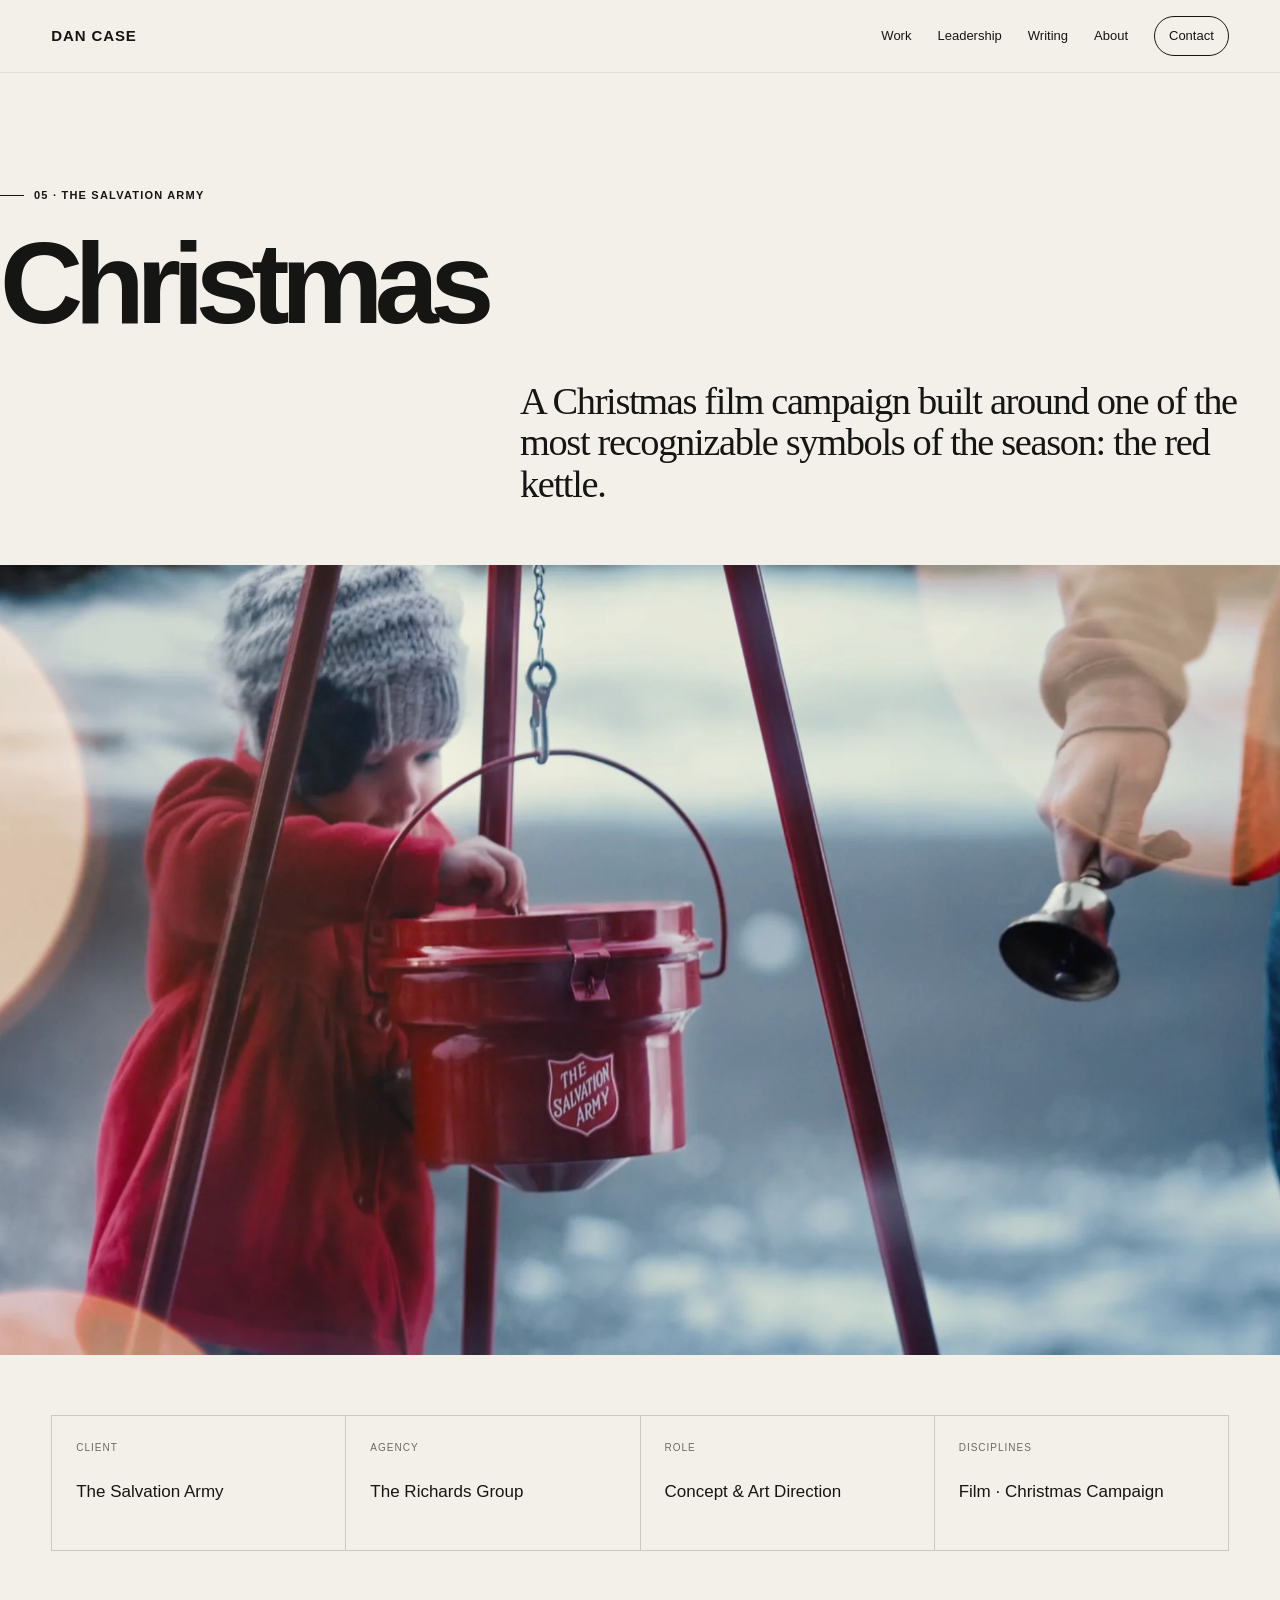
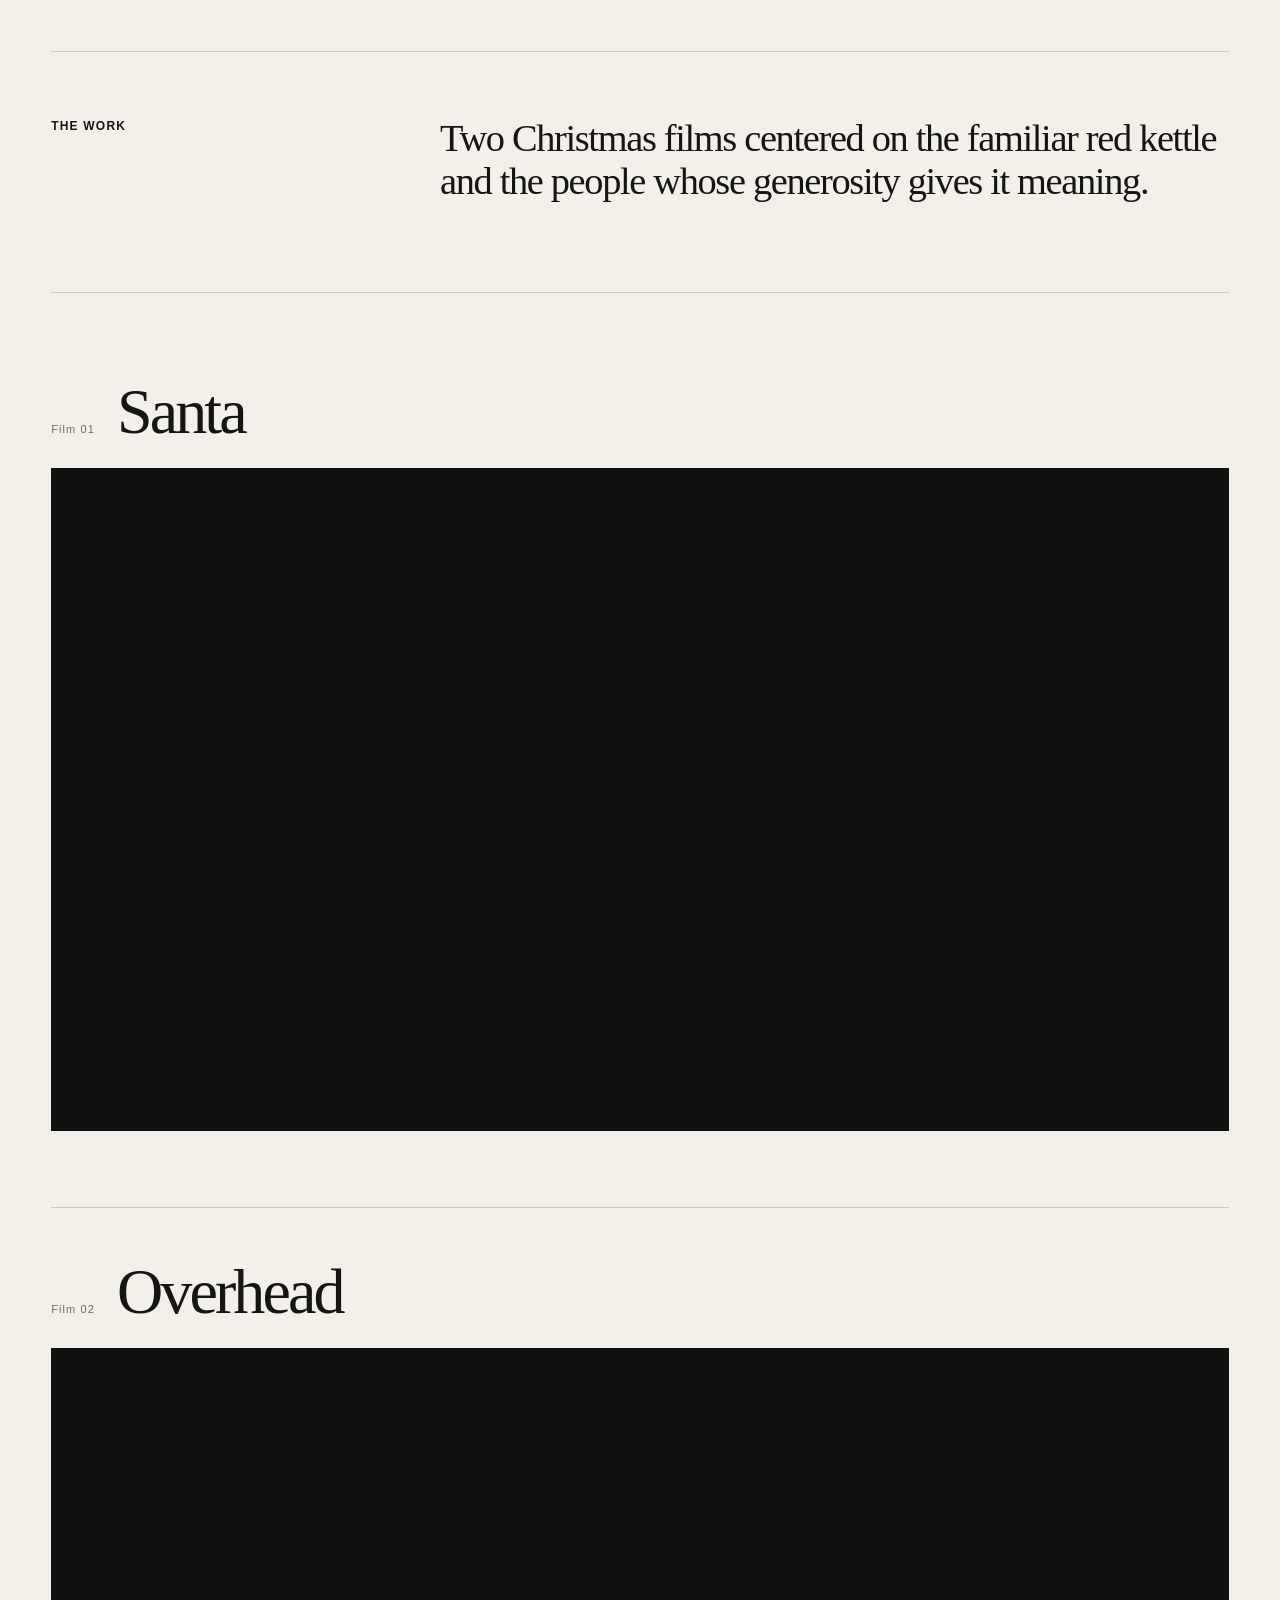
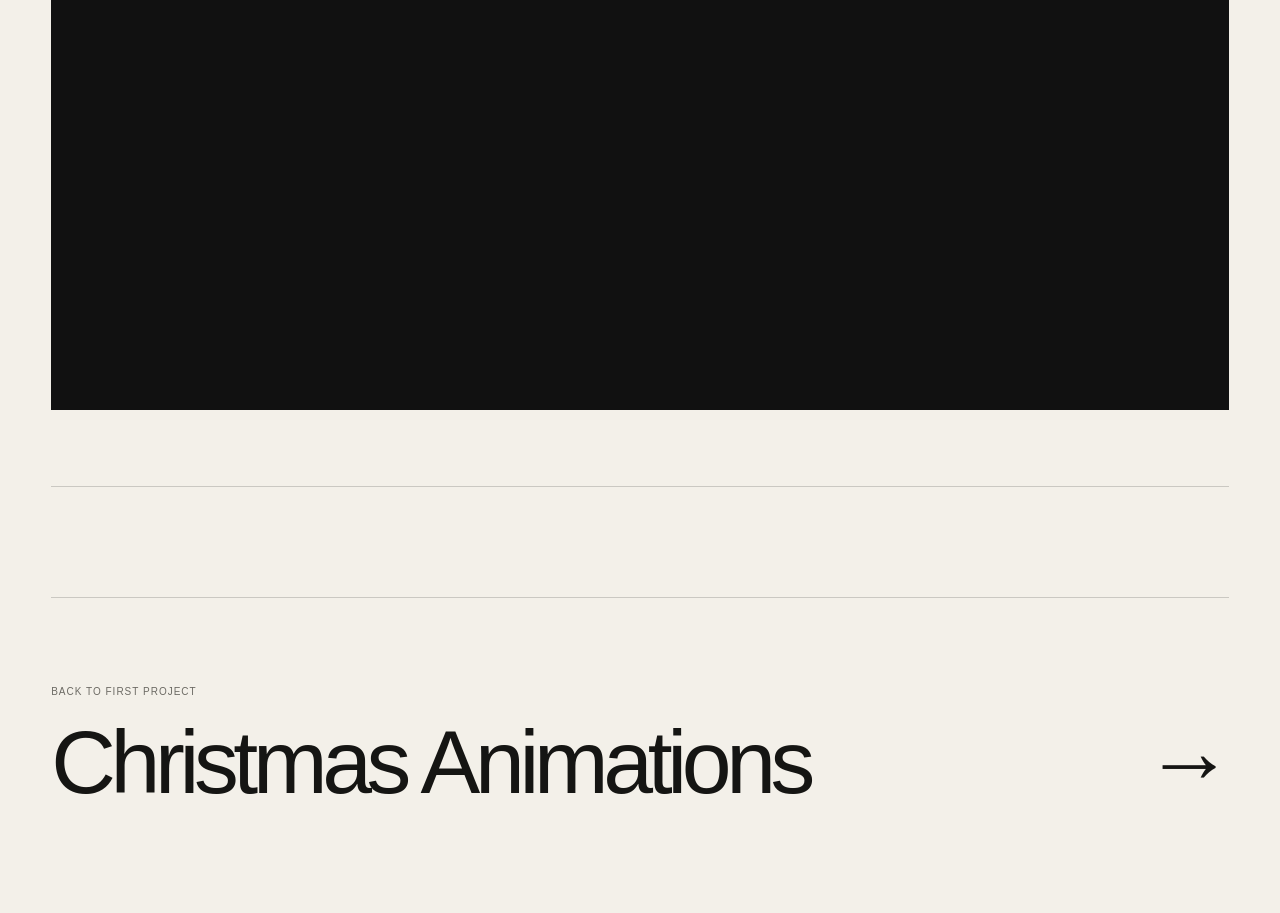
<file: work/salvation-army-christmas.html>
<!doctype html>
<html lang="en">
<head>
<meta charset="utf-8">
<meta name="viewport" content="width=device-width, initial-scale=1">
<title>Salvation Army Christmas — Dan Case</title>
<meta name="description" content="The Salvation Army Christmas film campaign — concept and art direction by Dan Case.">
<link rel="stylesheet" href="../styles.css">
</head>
<body>
<a class="skip-link" href="#main">Skip to content</a>
<header class="site-header"><div class="shell inner"><a class="brand" href="../index.html">Dan Case</a><nav class="desktop-nav"><a href="../index.html#work">Work</a><a href="../index.html#leadership">Leadership</a><a href="../index.html#writing">Writing</a><a href="../about.html">About</a><a class="nav-cta" href="../index.html#contact">Contact</a></nav><button class="menu-toggle" aria-label="Open menu" aria-expanded="false"><span></span><span></span></button></div></header>
<nav class="mobile-nav"><a href="../index.html#work">Work</a><a href="../index.html#leadership">Leadership</a><a href="../index.html#writing">Writing</a><a href="../about.html">About</a><a href="../index.html#contact">Contact</a></nav>
<main id="main">
<section class="project-hero shell">
  <div class="eyebrow project-tag reveal">05 · The Salvation Army</div>
  <h1 class="reveal">Christmas</h1>
  <p class="sub reveal">A Christmas film campaign built around one of the most recognizable symbols of the season: the red kettle.</p>
</section>

<div class="project-cover reveal">
  <img src="../assets/images/work/sa-christmas-hero.webp" alt="The Salvation Army Christmas campaign">
</div>

<div class="shell">
  <div class="project-facts reveal">
    <div class="fact"><small>Client</small><strong>The Salvation Army</strong></div>
    <div class="fact"><small>Agency</small><strong>The Richards Group</strong></div>
    <div class="fact"><small>Role</small><strong>Concept &amp; Art Direction</strong></div>
    <div class="fact"><small>Disciplines</small><strong>Film · Christmas Campaign</strong></div>
  </div>

  <section class="case-section reveal">
    <h2>The work</h2>
    <p>Two Christmas films centered on the familiar red kettle and the people whose generosity gives it meaning.</p>
  </section>

  <section class="film-series work-films">
    <article class="film-entry reveal">
      <div class="film-heading"><span>Film 01</span><h2>Santa</h2></div>
      <div class="video-frame">
        <iframe src="https://player.vimeo.com/video/185381353?title=0&amp;byline=0&amp;portrait=0&amp;dnt=1" title="The Salvation Army Christmas — Santa" allow="autoplay; fullscreen; picture-in-picture" allowfullscreen loading="lazy"></iframe>
      </div>
    </article>

    <article class="film-entry reveal">
      <div class="film-heading"><span>Film 02</span><h2>Overhead</h2></div>
      <div class="video-frame">
        <iframe src="https://player.vimeo.com/video/185381365?title=0&amp;byline=0&amp;portrait=0&amp;dnt=1" title="The Salvation Army Christmas — Overhead" allow="autoplay; fullscreen; picture-in-picture" allowfullscreen loading="lazy"></iframe>
      </div>
    </article>
  </section>

  <section class="next-project"><small>Back to first project</small><a href="salvation-army-christmas-animation.html"><span>Christmas Animations</span><span>→</span></a></section>
</div>
</main>
<script src="../script.js"></script>
</body>
</html>
</file>
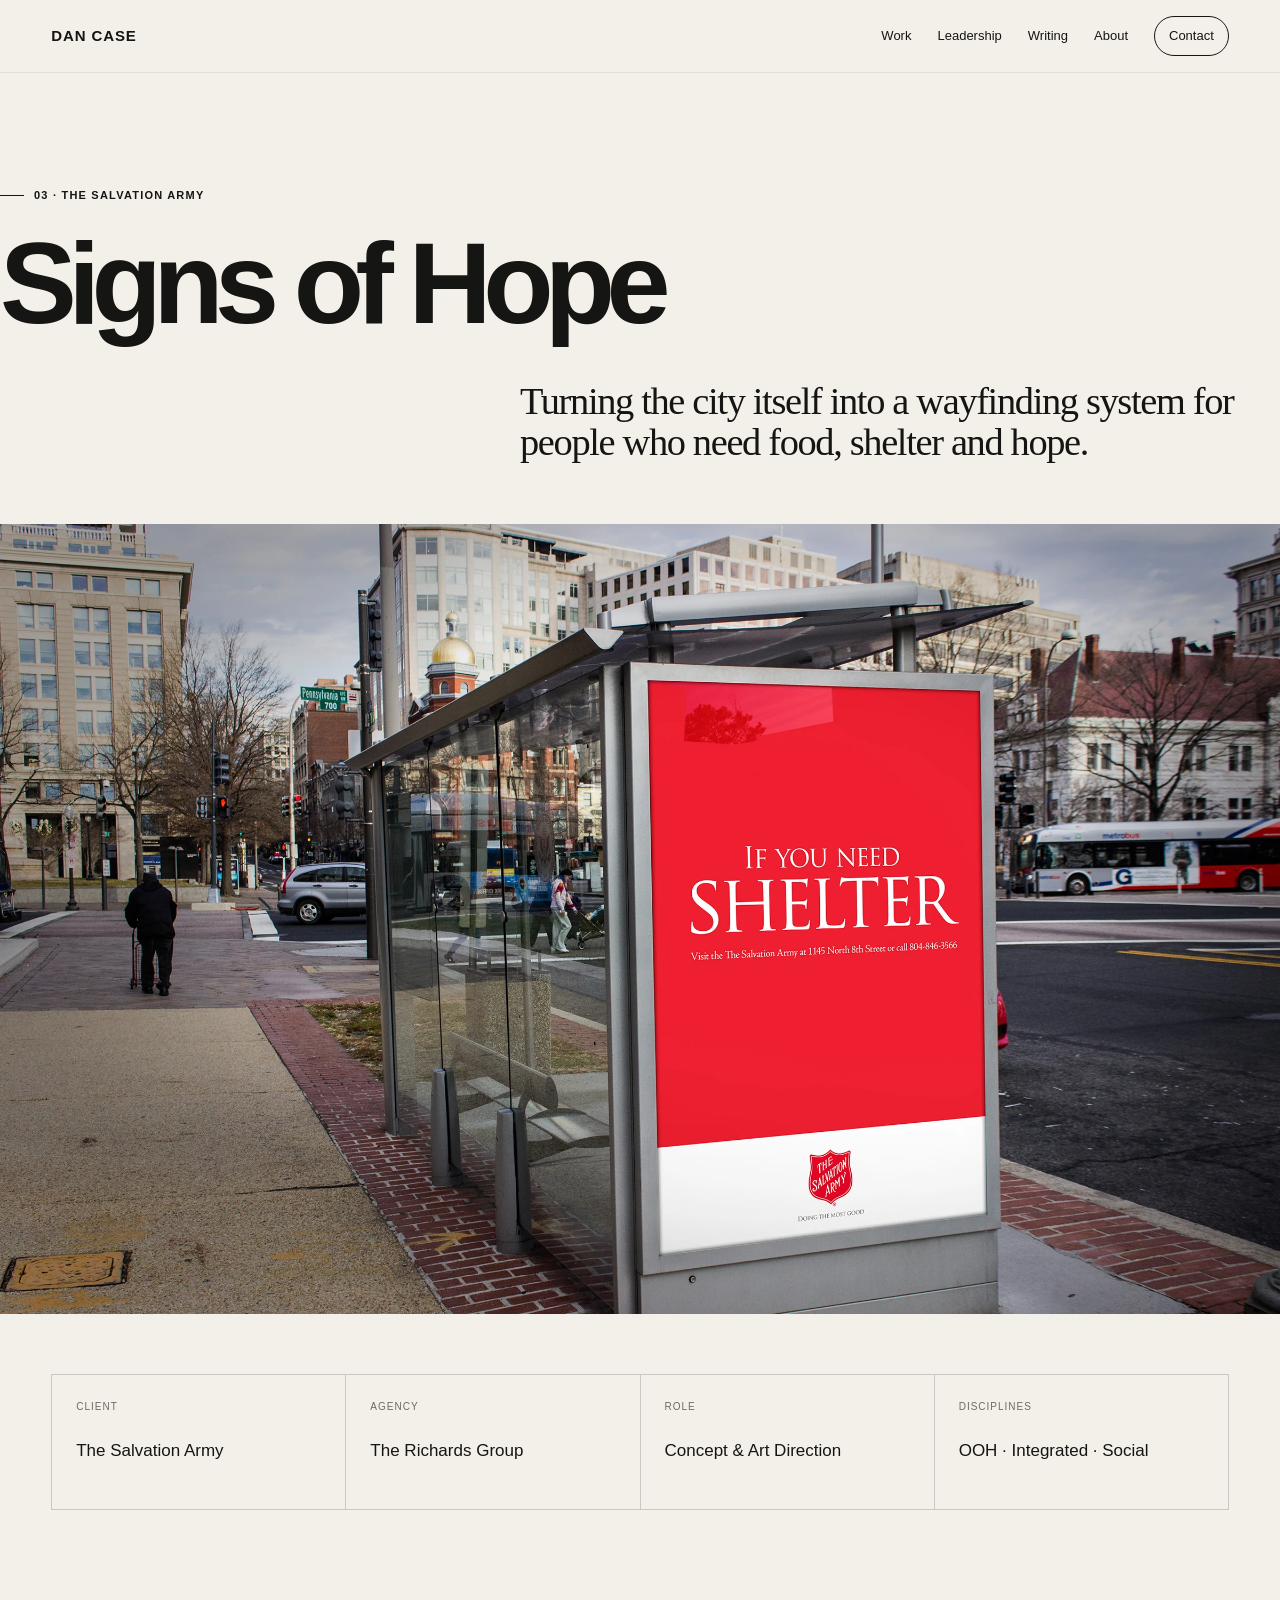
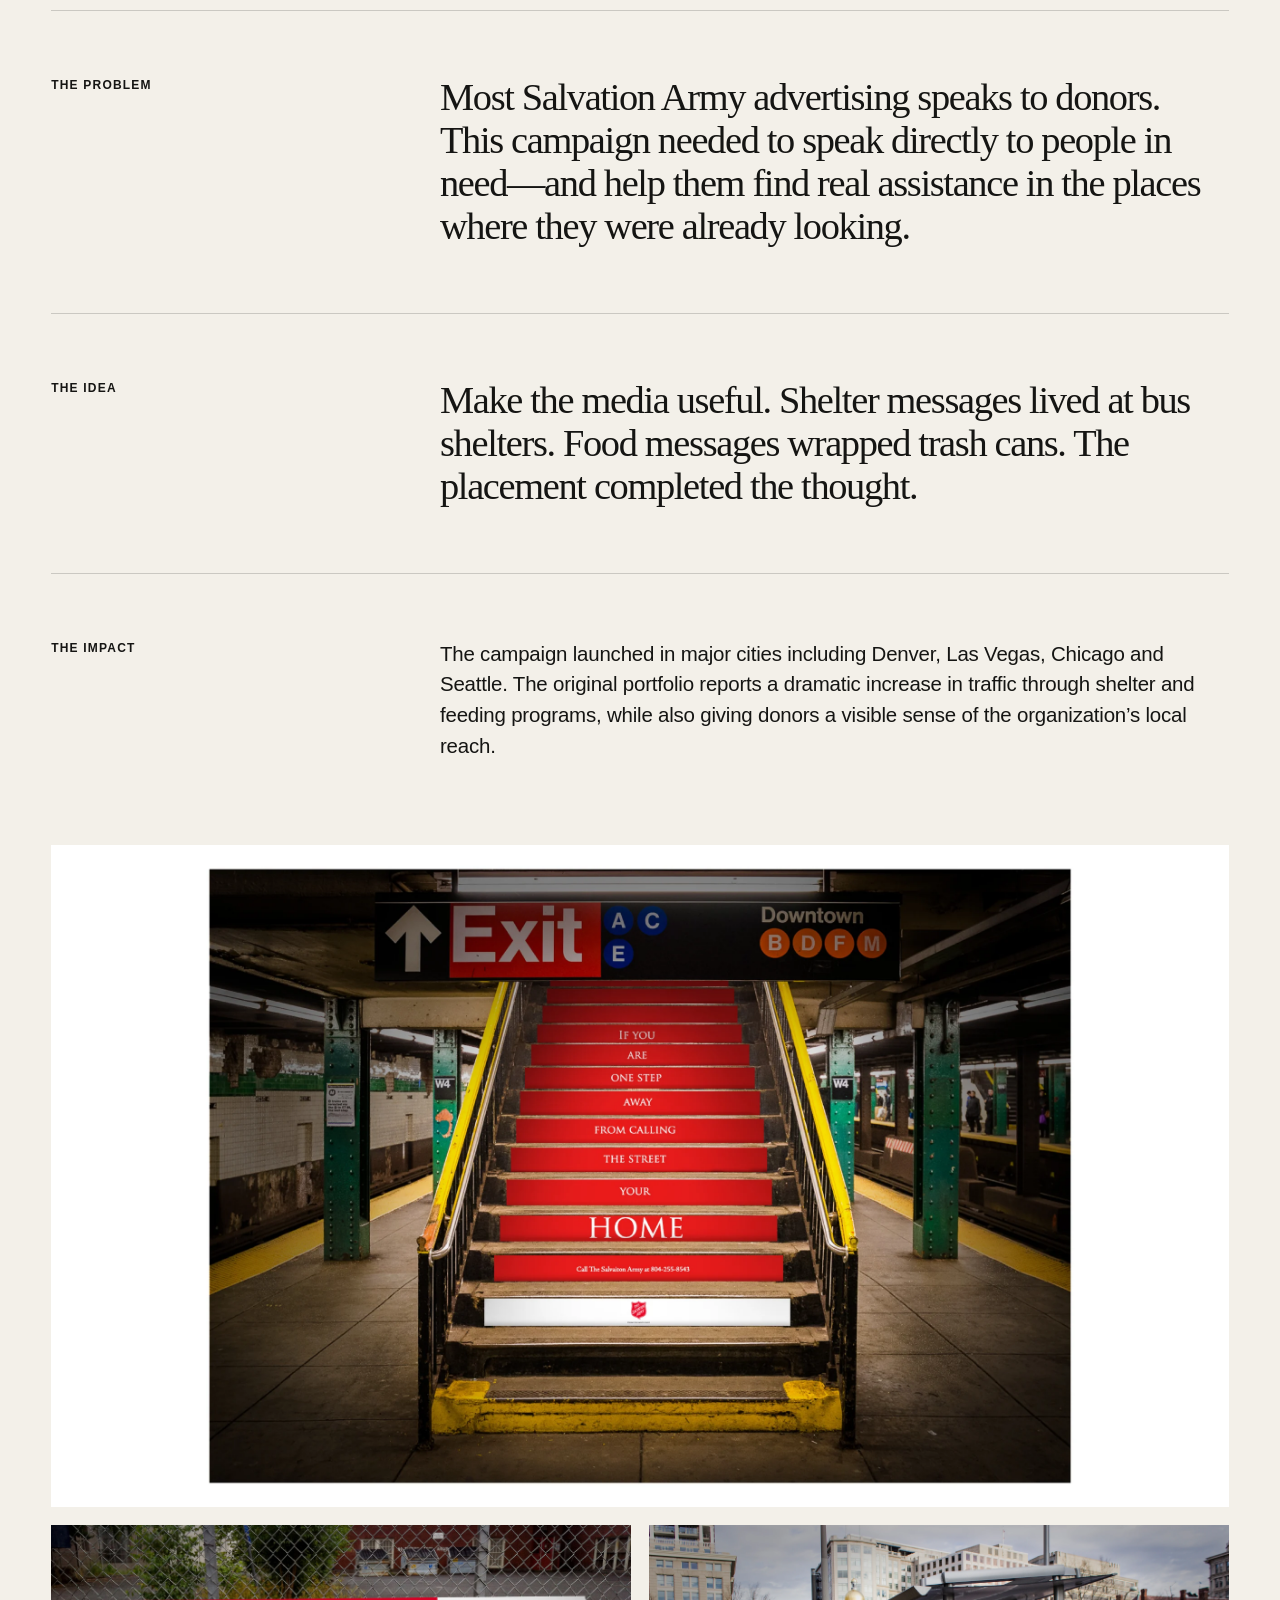
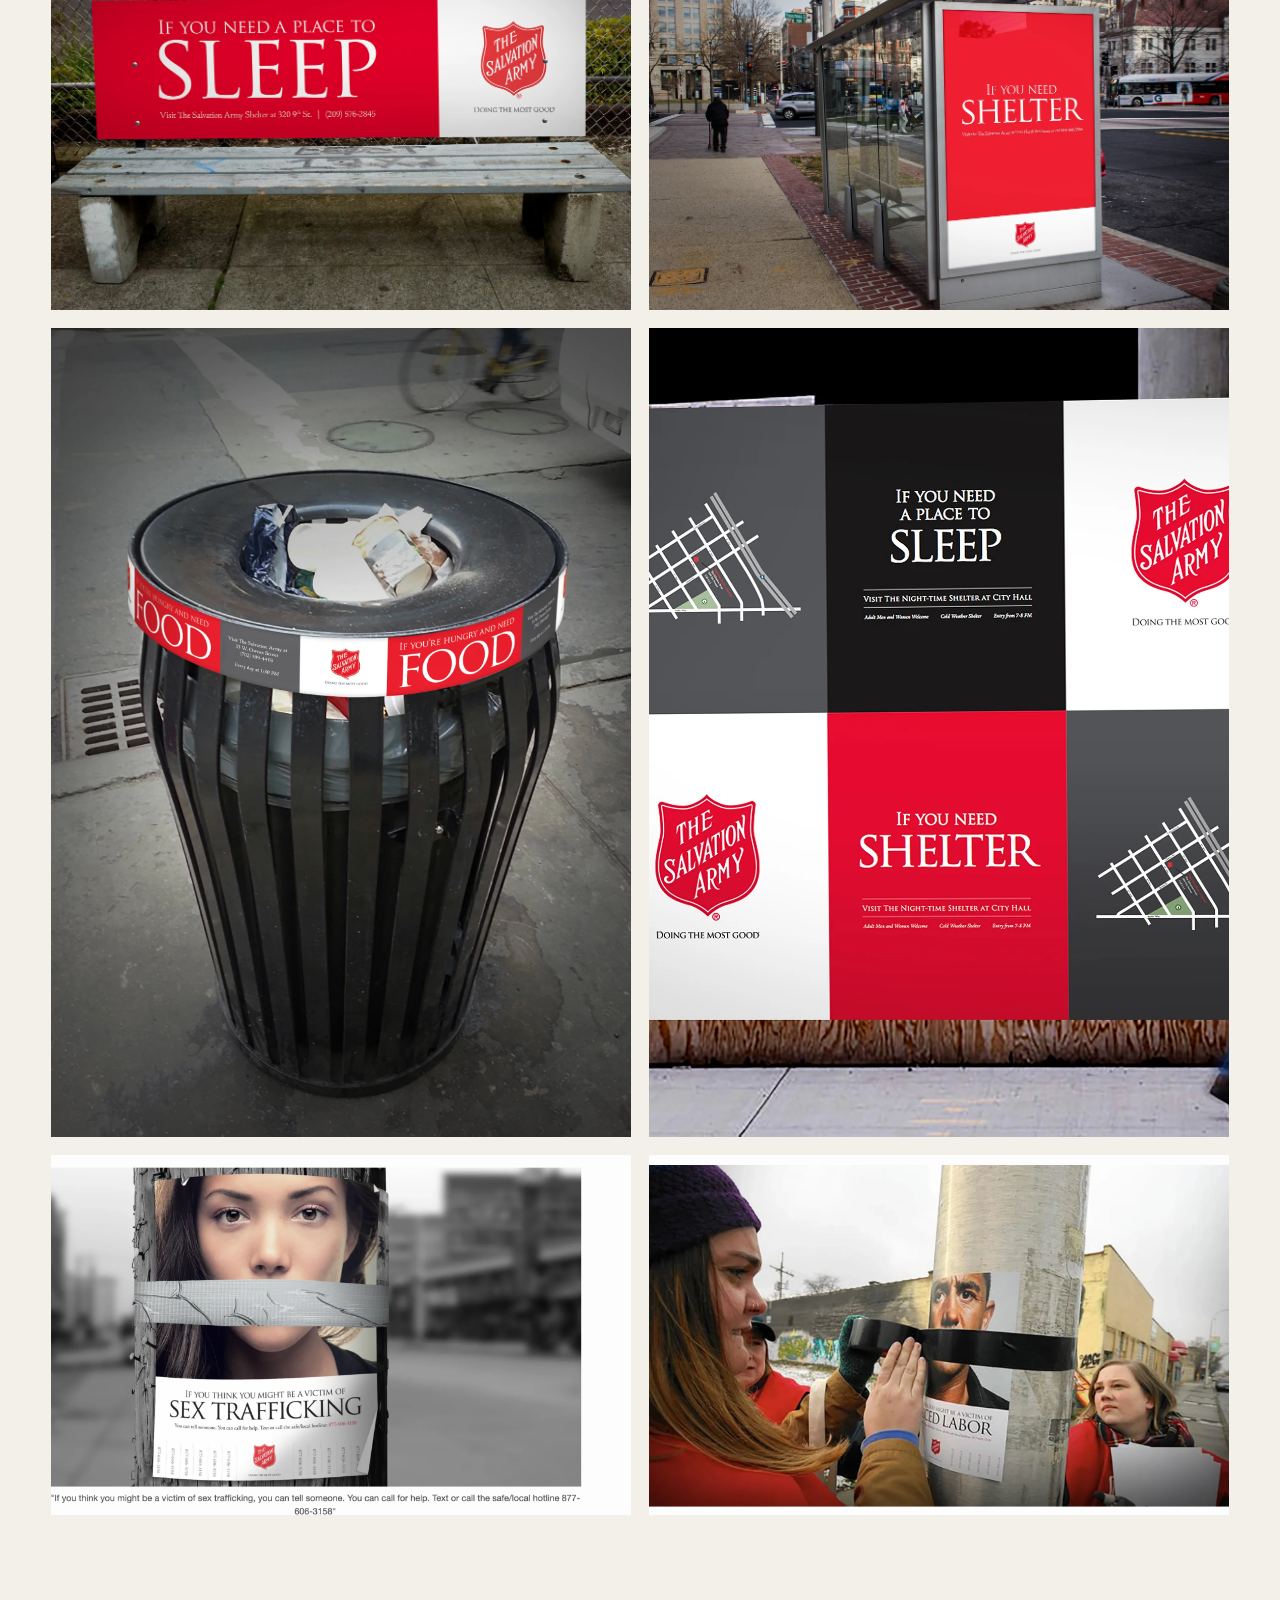
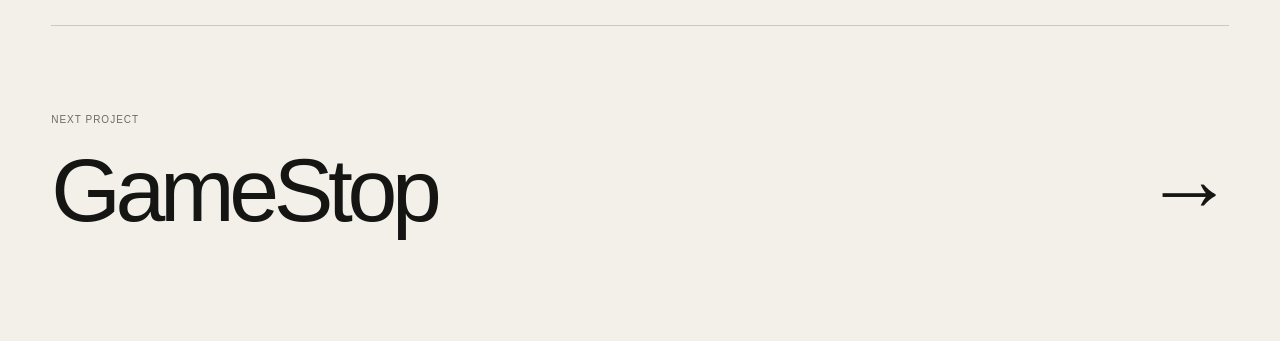
<file: work/signs-of-hope.html>
<!doctype html>
<html lang="en">
<head>
<meta charset="utf-8">
<meta name="viewport" content="width=device-width, initial-scale=1">
<title>Signs of Hope — Dan Case</title>
<meta name="description" content="Signs of Hope for The Salvation Army — concept and art direction by Dan Case.">
<link rel="stylesheet" href="../styles.css">
</head>
<body>
<a class="skip-link" href="#main">Skip to content</a>
<header class="site-header"><div class="shell inner"><a class="brand" href="../index.html">Dan Case</a><nav class="desktop-nav"><a href="../index.html#work">Work</a><a href="../index.html#leadership">Leadership</a><a href="../index.html#writing">Writing</a><a href="../about.html">About</a><a class="nav-cta" href="../index.html#contact">Contact</a></nav><button class="menu-toggle" aria-label="Open menu" aria-expanded="false"><span></span><span></span></button></div></header>
<nav class="mobile-nav"><a href="../index.html#work">Work</a><a href="../index.html#leadership">Leadership</a><a href="../index.html#writing">Writing</a><a href="../about.html">About</a><a href="../index.html#contact">Contact</a></nav>
<main id="main">
<section class="project-hero shell">
  <div class="eyebrow project-tag reveal">03 · The Salvation Army</div>
  <h1 class="reveal">Signs of Hope</h1>
  <p class="sub reveal">Turning the city itself into a wayfinding system for people who need food, shelter and hope.</p>
</section>
<div class="project-cover reveal"><img src="../assets/images/work/signs-bus-shelter.webp" alt="Salvation Army shelter message installed on a city bus stop"></div>
<div class="shell">
  <div class="project-facts reveal">
    <div class="fact"><small>Client</small><strong>The Salvation Army</strong></div>
    <div class="fact"><small>Agency</small><strong>The Richards Group</strong></div>
    <div class="fact"><small>Role</small><strong>Concept &amp; Art Direction</strong></div>
    <div class="fact"><small>Disciplines</small><strong>OOH · Integrated · Social</strong></div>
  </div>
  <section class="case-section reveal"><h2>The problem</h2><p>Most Salvation Army advertising speaks to donors. This campaign needed to speak directly to people in need—and help them find real assistance in the places where they were already looking.</p></section>
  <section class="case-section reveal"><h2>The idea</h2><p>Make the media useful. Shelter messages lived at bus shelters. Food messages wrapped trash cans. The placement completed the thought.</p></section>
  <section class="case-section reveal"><h2>The impact</h2><p class="body">The campaign launched in major cities including Denver, Las Vegas, Chicago and Seattle. The original portfolio reports a dramatic increase in traffic through shelter and feeding programs, while also giving donors a visible sense of the organization’s local reach.</p></section>
  <div class="signs-gallery">
    <figure class="wide reveal"><img src="../assets/images/work/signs-program-advertising.webp" alt="Salvation Army Signs of Hope program advertising"></figure>
    <figure class="wide reveal"><img src="../assets/images/work/signs-bench-sleep.webp" alt="Salvation Army Signs of Hope bench installation"></figure>
    <figure class="wide reveal"><img src="../assets/images/work/signs-bus-shelter.webp" alt="Salvation Army Signs of Hope bus shelter installation"></figure>
    <figure class="tall reveal"><img src="../assets/images/work/signs-trash-can.webp" alt="Salvation Army Signs of Hope food message on a trash can"></figure>
    <figure class="wide reveal"><img src="../assets/images/work/signs-wild-posting.webp" alt="Salvation Army Signs of Hope wild postings"></figure>
    <figure class="wide reveal"><img src="../assets/images/work/signs-trafficking-hotline.webp" alt="Salvation Army anti-trafficking hotline poster installed on a utility pole"></figure>
    <figure class="wide reveal"><img src="../assets/images/work/signs-forced-labor-installation.webp" alt="Volunteers installing a Salvation Army forced-labor awareness poster"></figure>
  </div>
  <section class="next-project"><small>Next project</small><a href="gamestop.html"><span>GameStop</span><span>→</span></a></section>
</div>
</main>
<script src="../script.js"></script>
</body>
</html>
</file>
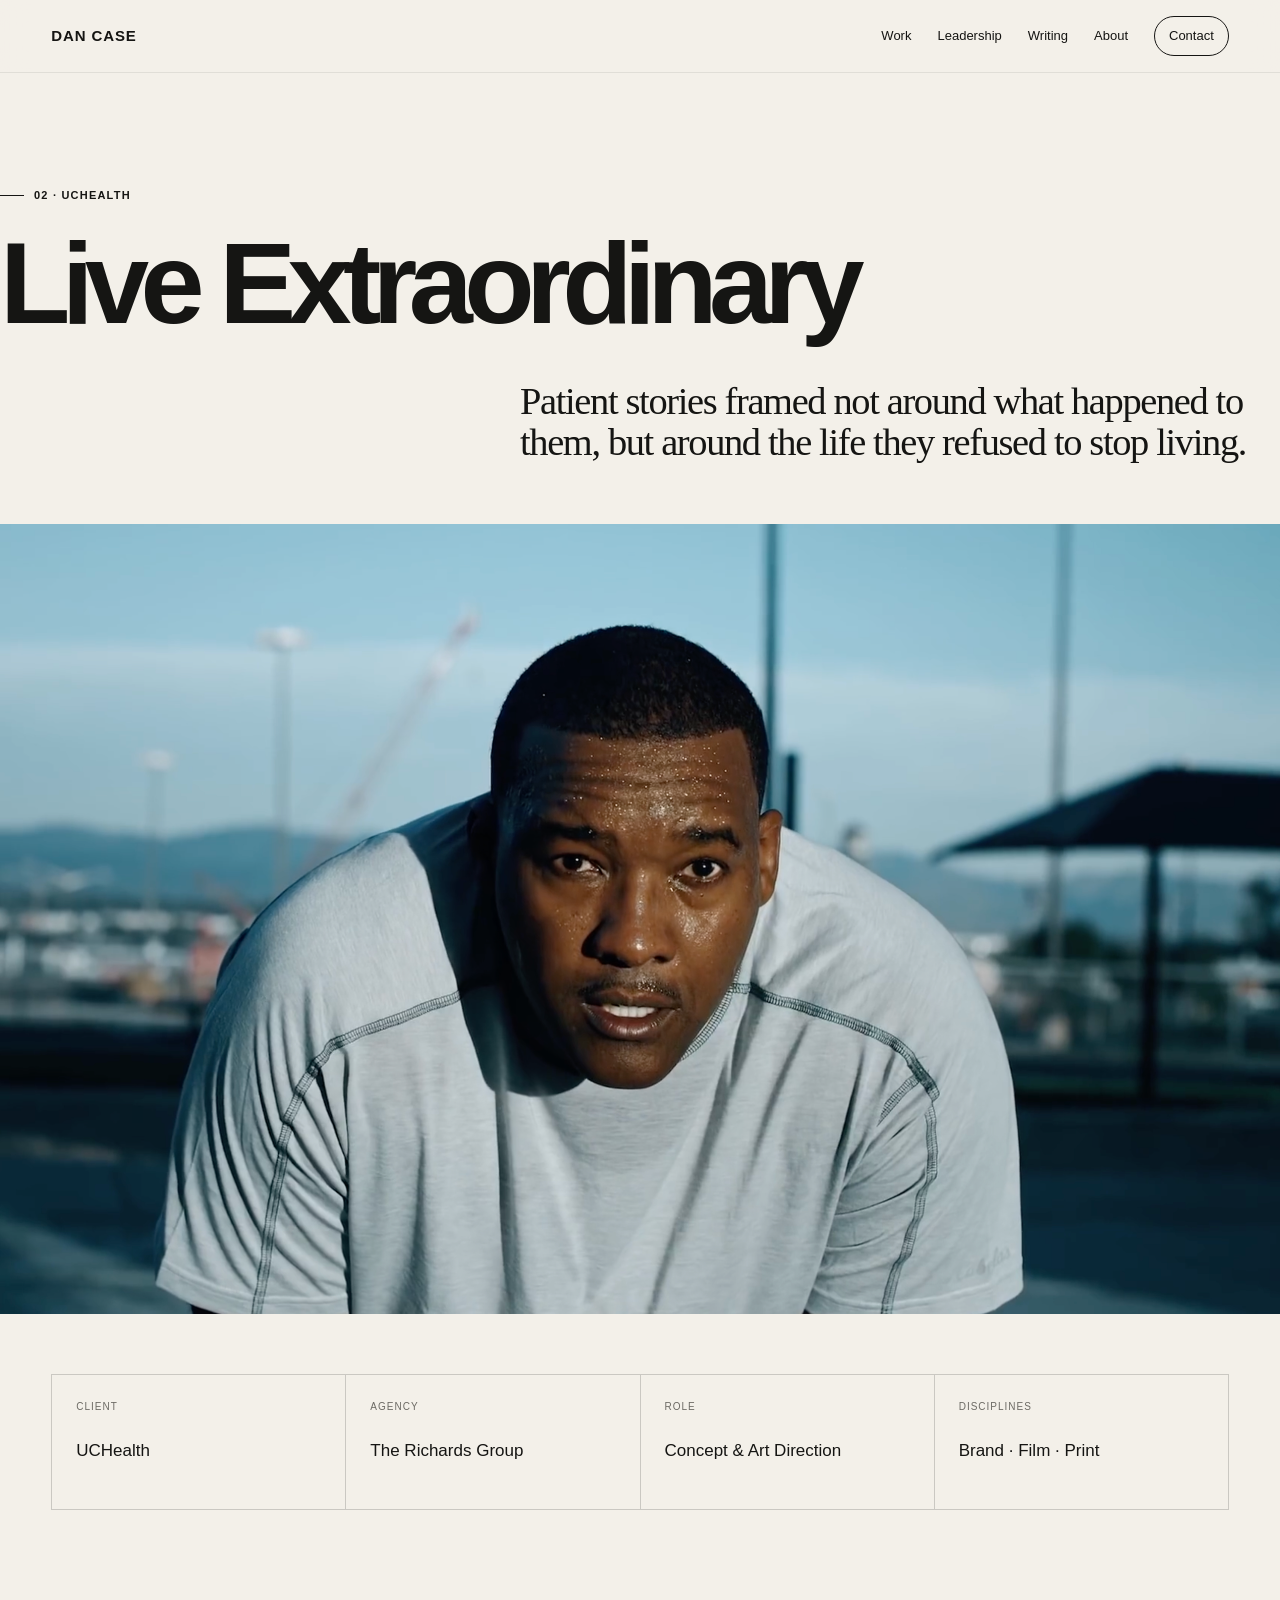
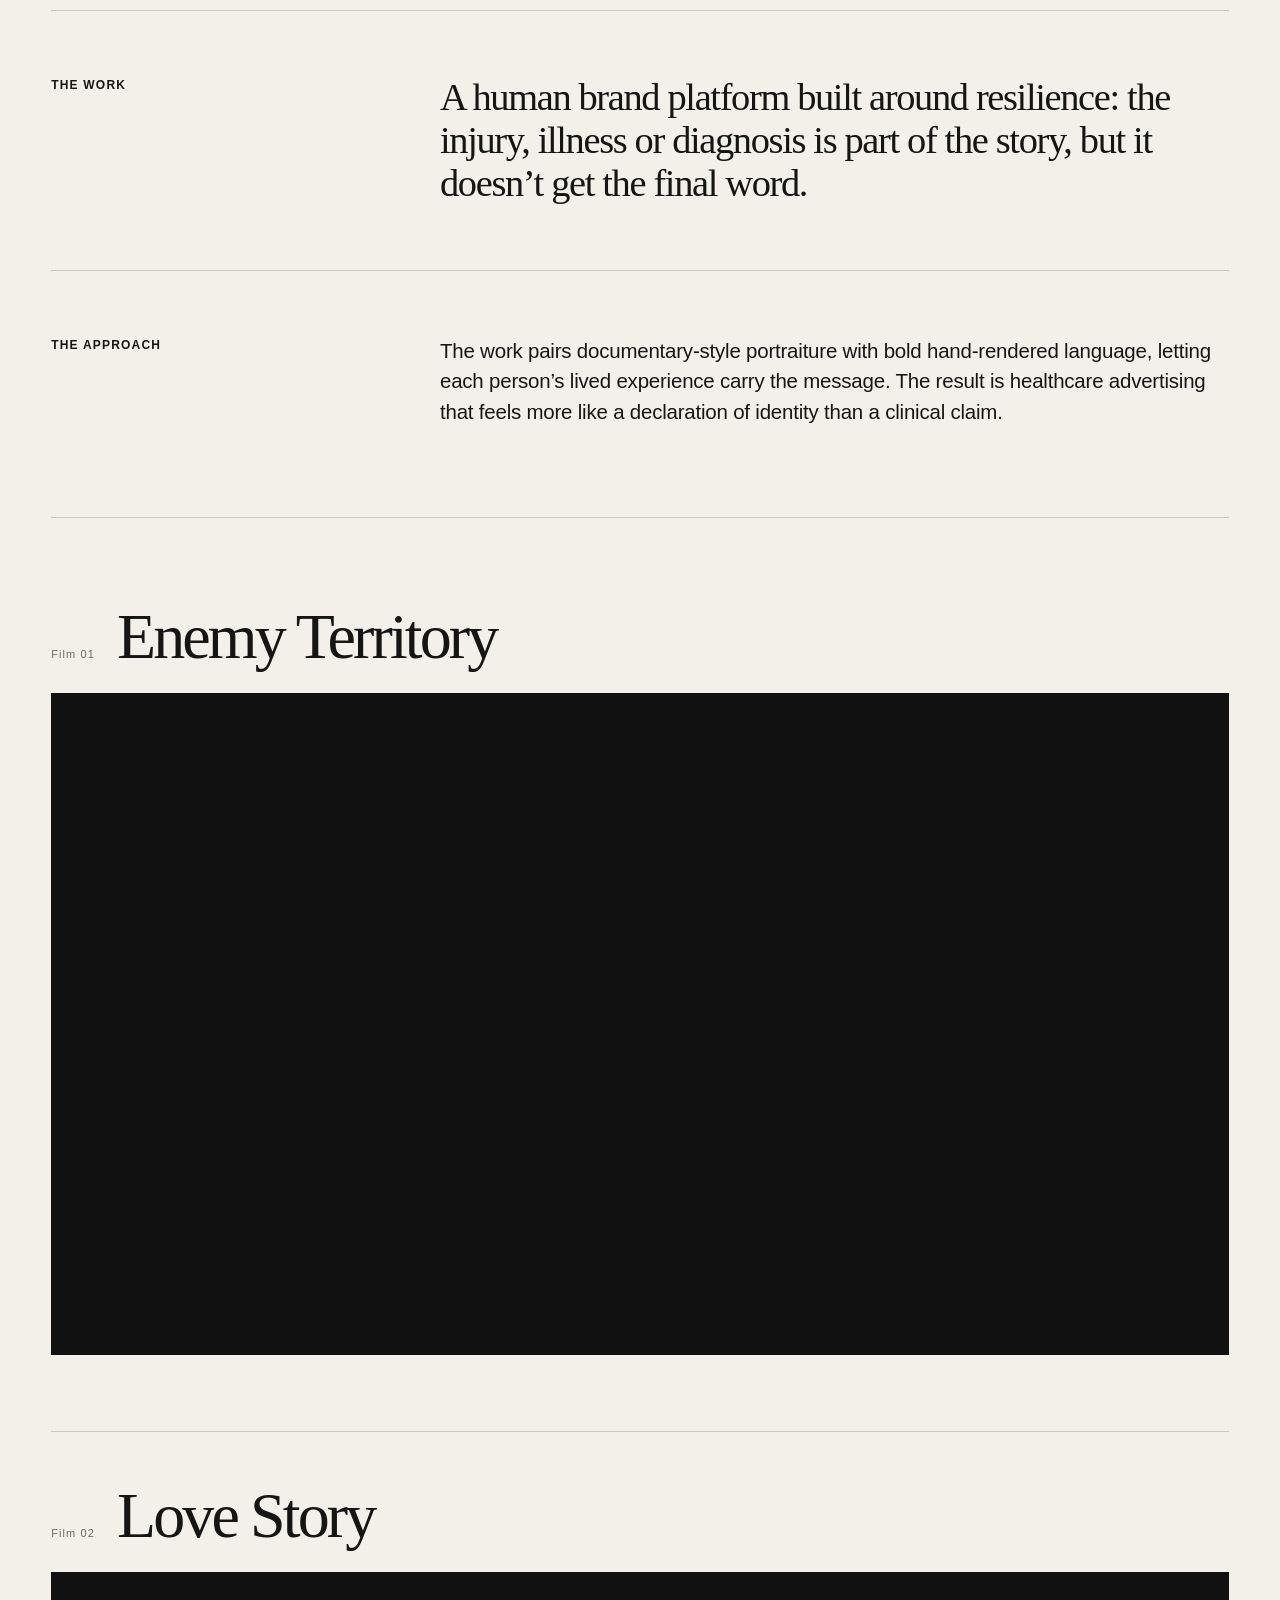
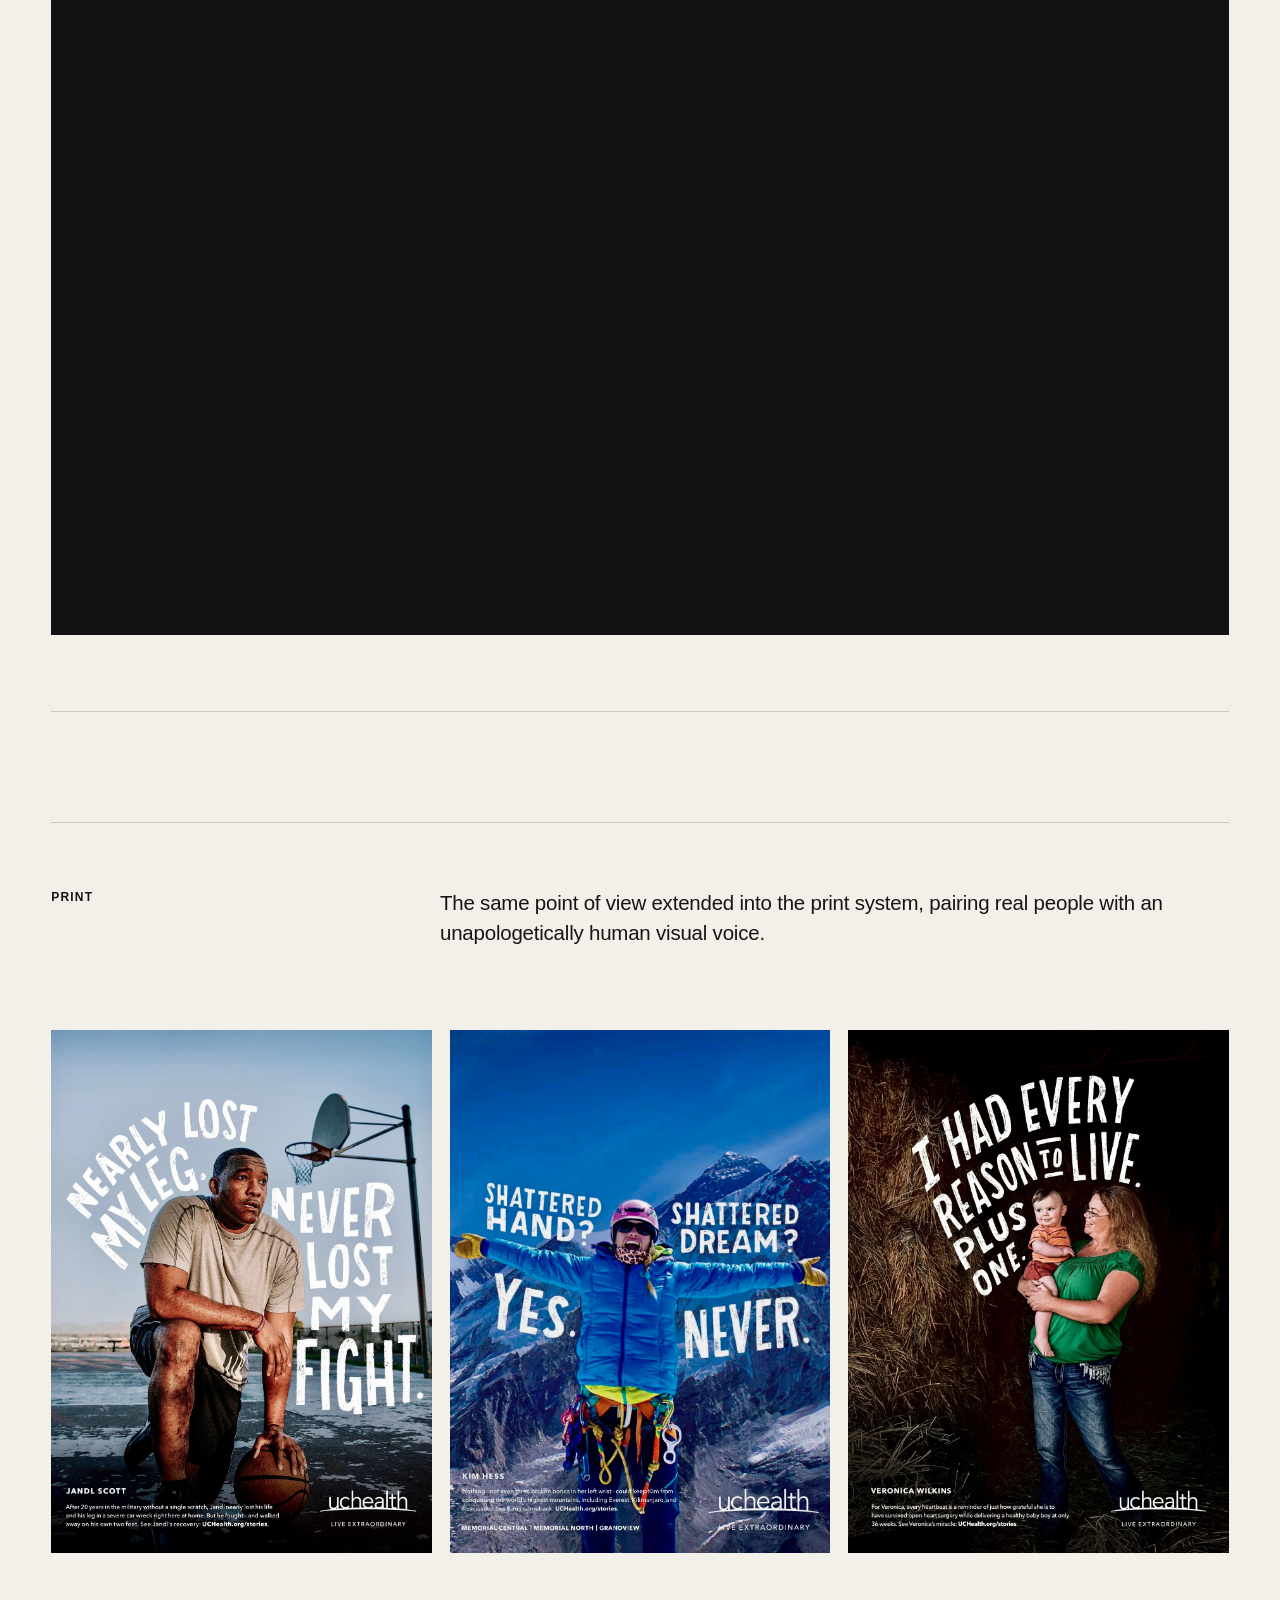
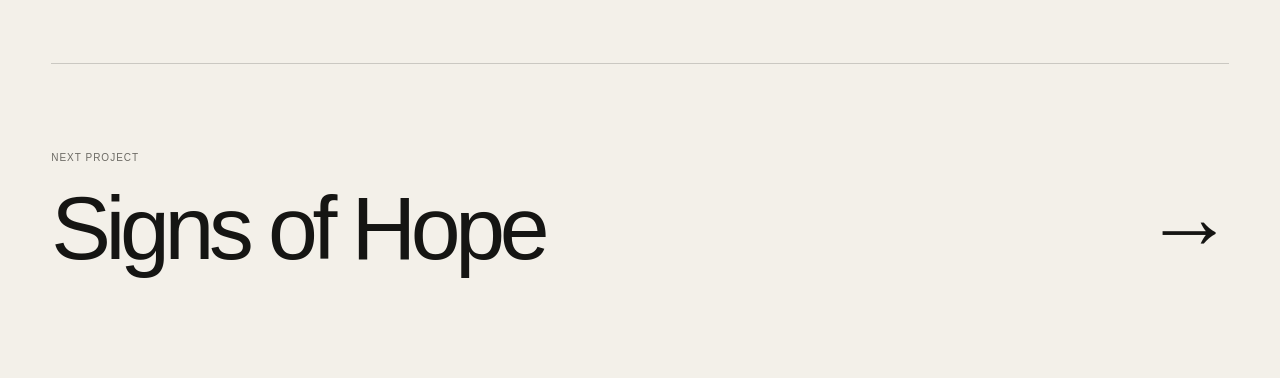
<file: work/uchealth.html>
<!doctype html>
<html lang="en">
<head>
<meta charset="utf-8">
<meta name="viewport" content="width=device-width, initial-scale=1">
<title>UCHealth — Dan Case</title>
<meta name="description" content="UCHealth Live Extraordinary — concept and art direction by Dan Case.">
<link rel="stylesheet" href="../styles.css">
</head>
<body>
<a class="skip-link" href="#main">Skip to content</a>
<header class="site-header"><div class="shell inner"><a class="brand" href="../index.html">Dan Case</a><nav class="desktop-nav"><a href="../index.html#work">Work</a><a href="../index.html#leadership">Leadership</a><a href="../index.html#writing">Writing</a><a href="../about.html">About</a><a class="nav-cta" href="../index.html#contact">Contact</a></nav><button class="menu-toggle" aria-label="Open menu" aria-expanded="false"><span></span><span></span></button></div></header>
<nav class="mobile-nav"><a href="../index.html#work">Work</a><a href="../index.html#leadership">Leadership</a><a href="../index.html#writing">Writing</a><a href="../about.html">About</a><a href="../index.html#contact">Contact</a></nav>
<main id="main">
<section class="project-hero shell">
  <div class="eyebrow project-tag reveal">02 · UCHealth</div>
  <h1 class="reveal">Live Extraordinary</h1>
  <p class="sub reveal">Patient stories framed not around what happened to them, but around the life they refused to stop living.</p>
</section>
<div class="project-cover reveal"><img src="../assets/images/work/uchealth-hero.png" alt="UCHealth Live Extraordinary campaign hero"></div>
<div class="shell">
  <div class="project-facts reveal">
    <div class="fact"><small>Client</small><strong>UCHealth</strong></div>
    <div class="fact"><small>Agency</small><strong>The Richards Group</strong></div>
    <div class="fact"><small>Role</small><strong>Concept &amp; Art Direction</strong></div>
    <div class="fact"><small>Disciplines</small><strong>Brand · Film · Print</strong></div>
  </div>

  <section class="case-section reveal"><h2>The work</h2><p>A human brand platform built around resilience: the injury, illness or diagnosis is part of the story, but it doesn’t get the final word.</p></section>
  <section class="case-section reveal"><h2>The approach</h2><p class="body">The work pairs documentary-style portraiture with bold hand-rendered language, letting each person’s lived experience carry the message. The result is healthcare advertising that feels more like a declaration of identity than a clinical claim.</p></section>

  <section class="film-series work-films">
    <article class="film-entry reveal">
      <div class="film-heading"><span>Film 01</span><h2>Enemy Territory</h2></div>
      <div class="video-frame"><iframe src="https://player.vimeo.com/video/253327506?title=0&amp;byline=0&amp;portrait=0&amp;dnt=1" title="UCHealth — Enemy Territory" allow="autoplay; fullscreen; picture-in-picture" allowfullscreen loading="lazy"></iframe></div>
    </article>
    <article class="film-entry reveal">
      <div class="film-heading"><span>Film 02</span><h2>Love Story</h2></div>
      <div class="video-frame"><iframe src="https://player.vimeo.com/video/253327528?title=0&amp;byline=0&amp;portrait=0&amp;dnt=1" title="UCHealth — Love Story" allow="autoplay; fullscreen; picture-in-picture" allowfullscreen loading="lazy"></iframe></div>
    </article>
  </section>

  <section class="case-section reveal"><h2>Print</h2><p class="body">The same point of view extended into the print system, pairing real people with an unapologetically human visual voice.</p></section>
  <div class="print-triptych">
    <figure class="reveal"><img src="../assets/images/work/uchealth-print-1.webp" alt="UCHealth Live Extraordinary print advertisement"></figure>
    <figure class="reveal"><img src="../assets/images/work/uchealth-print-2.webp" alt="UCHealth Live Extraordinary print advertisement"></figure>
    <figure class="reveal"><img src="../assets/images/work/uchealth-print-3.webp" alt="UCHealth Live Extraordinary print advertisement"></figure>
  </div>

  <section class="next-project"><small>Next project</small><a href="signs-of-hope.html"><span>Signs of Hope</span><span>→</span></a></section>
</div>
</main>
<script src="../script.js"></script>
</body>
</html>
</file>
<file: styles.css>
:root {
  --ink: #151513;
  --paper: #f3f0e9;
  --paper-2: #ebe6dc;
  --warm: #b26e3c;
  --line: rgba(21, 21, 19, 0.18);
  --muted: #6c6a64;
  --black: #0f0f0e;
  --white: #fbfaf7;
  --serif: "Iowan Old Style", "Palatino Linotype", Baskerville, Georgia, serif;
  --sans: "Helvetica Neue", Helvetica, Arial, sans-serif;
  --max: 1440px;
  --pad: clamp(22px, 4vw, 64px);
}

* { box-sizing: border-box; }
html { scroll-behavior: smooth; background: var(--paper); }
body {
  margin: 0;
  font-family: var(--sans);
  color: var(--ink);
  background: var(--paper);
  font-size: 16px;
  line-height: 1.5;
  -webkit-font-smoothing: antialiased;
  text-rendering: optimizeLegibility;
}
body.menu-open { overflow: hidden; }
a { color: inherit; text-decoration: none; }
img { display: block; width: 100%; height: auto; }
button { font: inherit; }
::selection { background: var(--ink); color: var(--paper); }

.skip-link {
  position: fixed; left: 16px; top: -100px; z-index: 1000;
  background: var(--black); color: white; padding: 10px 14px;
}
.skip-link:focus { top: 16px; }

.shell { width: min(100%, var(--max)); margin: 0 auto; padding-left: var(--pad); padding-right: var(--pad); }
.rule { border-top: 1px solid var(--line); }
.eyebrow {
  display: flex; align-items: center; gap: 10px;
  text-transform: uppercase; letter-spacing: .11em; font-size: 11px; font-weight: 700;
}
.eyebrow::before { content: ""; width: 24px; height: 1px; background: currentColor; }

.site-header {
  position: fixed; inset: 0 0 auto 0; z-index: 100;
  background: rgba(243,240,233,.88);
  backdrop-filter: blur(14px);
  border-bottom: 1px solid rgba(21,21,19,.08);
}
.site-header .inner {
  height: 72px; display: flex; align-items: center; justify-content: space-between;
}
.brand { font-size: 15px; font-weight: 800; letter-spacing: .06em; text-transform: uppercase; }
.desktop-nav { display: flex; align-items: center; gap: 26px; font-size: 13px; }
.desktop-nav a { position: relative; }
.desktop-nav a::after {
  content: ""; position: absolute; left: 0; right: 100%; bottom: -5px; height: 1px; background: var(--ink); transition: right .25s ease;
}
.desktop-nav a:hover::after { right: 0; }
.nav-cta { border: 1px solid var(--ink); padding: 9px 14px; border-radius: 999px; }
.nav-cta::after { display: none; }
.menu-toggle { display: none; background: none; border: 0; padding: 8px; cursor: pointer; }
.menu-toggle span { display: block; width: 23px; height: 1px; background: var(--ink); margin: 6px 0; }
.mobile-nav {
  display: none; position: fixed; inset: 72px 0 0; z-index: 99; background: var(--paper);
  padding: 28px var(--pad) 48px;
}
.mobile-nav a { display: block; padding: 18px 0; border-bottom: 1px solid var(--line); font-size: clamp(30px, 9vw, 54px); letter-spacing: -.04em; }
.mobile-nav.open { display: block; }

main { padding-top: 72px; }

.hero {
  min-height: min(920px, calc(100vh - 72px));
  display: grid; align-items: end;
  padding-top: clamp(70px, 11vw, 160px);
  padding-bottom: clamp(44px, 6vw, 90px);
}
.hero-kicker { margin-bottom: clamp(30px, 5vw, 76px); }
.hero h1 {
  margin: 0; max-width: 1180px;
  font-size: clamp(61px, 9.7vw, 158px);
  line-height: .86; letter-spacing: -.075em; font-weight: 650;
}
.hero h1 .serif { font-family: var(--serif); font-weight: 400; font-style: italic; letter-spacing: -.06em; }
.hero-bottom {
  display: flex;
  flex-direction: column;
  align-items: flex-start;
  gap: 24px;
  margin-top: clamp(44px, 7vw, 100px);
}
.hero-intro { max-width: 820px; font-size: clamp(19px, 2.05vw, 31px); line-height: 1.22; letter-spacing: -.025em; }
.hero-meta { font-size: 12px; text-transform: uppercase; letter-spacing: .1em; color: var(--muted); text-align: left; }

.authority { background: var(--black); color: var(--white); padding: clamp(70px, 9vw, 130px) 0; }
.authority-grid {
  display: grid; grid-template-columns: repeat(4, 1fr); border-top: 1px solid rgba(255,255,255,.22); border-left: 1px solid rgba(255,255,255,.22);
}
.authority-item { padding: clamp(24px, 3.5vw, 52px); border-right: 1px solid rgba(255,255,255,.22); border-bottom: 1px solid rgba(255,255,255,.22); min-height: 210px; display: flex; flex-direction: column; justify-content: space-between; }
.authority-item strong { font-size: clamp(32px, 4.3vw, 66px); letter-spacing: -.055em; line-height: .95; font-weight: 550; }
.authority-item span { color: rgba(255,255,255,.62); font-size: 12px; text-transform: uppercase; letter-spacing: .09em; }
.clients { margin-top: 44px; color: rgba(255,255,255,.62); display: flex; gap: 20px 34px; flex-wrap: wrap; font-size: 12px; text-transform: uppercase; letter-spacing: .09em; }

.manifesto { padding: clamp(90px, 12vw, 180px) 0; }
.manifesto-grid { display: grid; grid-template-columns: .55fr 1.45fr; gap: clamp(40px, 8vw, 140px); }
.manifesto h2 { margin: 0; font-family: var(--serif); font-size: clamp(46px, 7vw, 108px); line-height: .94; font-weight: 400; letter-spacing: -.05em; }
.manifesto-copy { max-width: 760px; }
.manifesto-copy p { margin: 0 0 24px; font-size: clamp(21px, 2.2vw, 32px); line-height: 1.25; letter-spacing: -.03em; }
.manifesto-copy p:last-child { margin-bottom: 0; }
.manifesto-copy .small { font-size: 16px; line-height: 1.55; letter-spacing: 0; color: var(--muted); }

.section-head { display: grid; grid-template-columns: .7fr 1.3fr; gap: 40px; align-items: end; margin-bottom: 52px; }
.section-head h2 { margin: 0; font-size: clamp(50px, 7vw, 102px); line-height: .9; letter-spacing: -.065em; font-weight: 600; }
.section-head p { margin: 0 0 7px auto; max-width: 520px; font-size: 17px; color: var(--muted); }

.work-section { padding: clamp(80px, 10vw, 150px) 0; background: var(--paper-2); }
.project-list { border-top: 1px solid var(--line); }
.project-row {
  display: grid; grid-template-columns: 80px 1fr minmax(320px, .8fr) 44px; gap: 28px; align-items: center;
  padding: 26px 0; border-bottom: 1px solid var(--line); transition: opacity .2s ease;
}
.project-list:hover .project-row { opacity: .42; }
.project-list .project-row:hover { opacity: 1; }
.project-num { font-size: 12px; color: var(--muted); }
.project-title h3 { margin: 0 0 7px; font-size: clamp(28px, 3.6vw, 58px); line-height: 1; letter-spacing: -.05em; font-weight: 570; }
.project-title p { margin: 0; font-size: 12px; text-transform: uppercase; letter-spacing: .08em; color: var(--muted); }
.project-thumb { height: 180px; overflow: hidden; background: #d7d2c8; }
.project-thumb img { height: 100%; object-fit: cover; filter: saturate(.9); transition: transform .45s ease, filter .35s ease; }
.project-row:hover .project-thumb img { transform: scale(1.025); filter: saturate(1.05); }
.project-arrow { font-size: 26px; transform: translateX(0); transition: transform .25s ease; }
.project-row:hover .project-arrow { transform: translateX(6px); }
.work-note { margin-top: 28px; font-size: 12px; color: var(--muted); }


/* V14 section-label spacing */
.leadership > .shell > .eyebrow { margin-bottom: clamp(24px, 2.4vw, 38px); }
.writing-copy > .eyebrow { margin-bottom: clamp(22px, 2vw, 32px); }
.about-copy > .eyebrow { margin-bottom: clamp(22px, 2vw, 32px); }

.leadership { padding: clamp(90px, 12vw, 180px) 0; background: var(--black); color: var(--white); }
.leadership h2 { margin: 0; max-width: 1100px; font-family: var(--serif); font-weight: 400; font-size: clamp(54px, 8.3vw, 126px); line-height: .9; letter-spacing: -.055em; }
.leadership h2 em { color: #c7a98f; font-weight: 400; }
.leadership-grid { display: grid; grid-template-columns: .8fr 1.2fr; gap: clamp(50px, 8vw, 130px); margin-top: 90px; }
.leadership-copy { font-size: clamp(20px, 2vw, 29px); line-height: 1.32; letter-spacing: -.025em; }
.testimonials { border-top: 1px solid rgba(255,255,255,.25); }
.quote { padding: 24px 0 30px; border-bottom: 1px solid rgba(255,255,255,.25); }
.quote blockquote { margin: 0 0 18px; font-family: var(--serif); font-size: clamp(26px, 3vw, 43px); line-height: 1.1; letter-spacing: -.025em; }
.quote cite { font-style: normal; font-size: 11px; letter-spacing: .09em; text-transform: uppercase; color: rgba(255,255,255,.58); }
.testimonial-link { display: flex; align-items: center; justify-content: space-between; gap: 24px; padding: 24px 0; border-bottom: 1px solid rgba(255,255,255,.25); font-size: 11px; font-weight: 700; letter-spacing: .1em; text-transform: uppercase; color: rgba(255,255,255,.72); transition: color .2s ease; }
.testimonial-link span:last-child { font-size: 21px; line-height: 1; transform: translateX(0); transition: transform .25s ease; }
.testimonial-link:hover { color: var(--white); }
.testimonial-link:hover span:last-child { transform: translateX(6px); }

.writing { padding: clamp(90px, 11vw, 170px) 0; }
.writing-grid { display: grid; grid-template-columns: .72fr 1.28fr; gap: clamp(50px, 8vw, 120px); align-items: start; }
.writing-copy h2 { margin: 0 0 30px; font-size: clamp(48px, 6vw, 94px); line-height: .92; letter-spacing: -.06em; }
.writing-copy p { max-width: 520px; font-size: 18px; color: var(--muted); }
.books { display: grid; grid-template-columns: repeat(2, minmax(0, 1fr)); gap: 26px; }
.book-card { position: relative; min-height: 490px; padding: 36px; display: flex; flex-direction: column; justify-content: space-between; background: var(--black); color: white; box-shadow: 0 16px 42px rgba(0,0,0,.12); }
.book-card:nth-child(2) { background: #bfc3bb; color: var(--ink); }
.book-card .book-small { font-size: 10px; text-transform: uppercase; letter-spacing: .15em; }
.book-card h3 { margin: 0; font-family: var(--serif); font-size: clamp(37px, 4vw, 62px); line-height: .95; font-weight: 400; letter-spacing: -.04em; }
.book-card .author { font-size: 11px; text-transform: uppercase; letter-spacing: .12em; }
.image-book-card { padding: 20px; gap: 22px; justify-content: flex-start; }
.dark-book { background: linear-gradient(180deg, #1c1b19 0%, #141311 100%); color: var(--white); }
.light-book { background: #f6f2ea; color: var(--ink); }
.book-art { background: rgba(255,255,255,.06); border: 1px solid rgba(21,21,19,.08); overflow: hidden; }
.dark-book .book-art { background: rgba(255,255,255,.035); border-color: rgba(255,255,255,.08); }
.book-art img { width: 100%; height: 100%; object-fit: cover; }
.wide-book-art { aspect-ratio: 16/10; }
.book-meta { display: flex; flex-direction: column; gap: 12px; padding: 0 6px 4px; }
.image-book-card h3 { font-size: clamp(32px, 3.1vw, 54px); margin: 0; }
.image-book-card .author { color: inherit; opacity: .72; line-height: 1.5; }
.books-showcase { padding: 95px 0 120px; }
.showcase-books .book-card { min-height: 0; }

.about-preview { padding: clamp(90px, 12vw, 170px) 0; background: #d7d0c3; }
.about-preview-grid { display: grid; grid-template-columns: 1.08fr .92fr; gap: clamp(44px, 7vw, 110px); align-items: center; }
.about-image { aspect-ratio: 4/5; overflow: hidden; background: #bbb; }
.about-image img { height: 100%; object-fit: cover; }
.about-copy h2 { margin: 0 0 26px; font-family: var(--serif); font-size: clamp(52px, 7vw, 108px); line-height: .91; letter-spacing: -.05em; font-weight: 400; }
.about-copy p { font-size: clamp(19px, 1.8vw, 26px); line-height: 1.35; letter-spacing: -.02em; max-width: 620px; }
.text-link { display: inline-flex; align-items: center; gap: 12px; margin-top: 26px; font-size: 13px; font-weight: 700; letter-spacing: .08em; text-transform: uppercase; }
.text-link .line { width: 42px; height: 1px; background: currentColor; transition: width .25s ease; }
.text-link:hover .line { width: 62px; }

.experience { padding: clamp(80px, 10vw, 150px) 0; }
.experience-head { display: flex; align-items: end; justify-content: space-between; gap: 40px; margin-bottom: 44px; }
.experience-head h2 { margin: 0; font-size: clamp(45px, 6vw, 92px); line-height: .9; letter-spacing: -.06em; }
.role-list { border-top: 1px solid var(--line); }
.role { display: grid; grid-template-columns: 1.15fr .95fr .4fr; gap: 30px; padding: 19px 0; border-bottom: 1px solid var(--line); align-items: baseline; }
.role strong { font-size: 17px; }
.role span { color: var(--muted); font-size: 14px; }
.role .year { text-align: right; font-size: 12px; text-transform: uppercase; letter-spacing: .08em; }

.contact { background: var(--warm); color: #130e0a; padding: clamp(80px, 11vw, 160px) 0 40px; }
.contact h2 { margin: 0; max-width: 1120px; font-family: var(--serif); font-size: clamp(58px, 9vw, 140px); line-height: .87; letter-spacing: -.06em; font-weight: 400; }
.contact-actions { margin-top: 58px; display: flex; gap: 18px; flex-wrap: wrap; }
.pill { display: inline-flex; align-items: center; justify-content: center; min-height: 52px; padding: 0 22px; border: 1px solid currentColor; border-radius: 999px; font-size: 12px; font-weight: 700; text-transform: uppercase; letter-spacing: .08em; transition: background .2s ease, color .2s ease; }
.pill:hover { background: var(--black); color: var(--white); border-color: var(--black); }
.footer { display: flex; justify-content: space-between; gap: 20px; margin-top: 110px; padding-top: 24px; border-top: 1px solid rgba(19,14,10,.35); font-size: 11px; text-transform: uppercase; letter-spacing: .08em; }

/* About page */
.page-hero { padding: clamp(90px, 10vw, 150px) 0 70px; }
.page-hero h1 { margin: 0; max-width: 1100px; font-size: clamp(64px, 9vw, 142px); line-height: .86; letter-spacing: -.075em; font-weight: 600; }
.page-hero h1 em { font-family: var(--serif); font-weight: 400; }
.page-hero .lede { max-width: 780px; margin: 55px 0 0 auto; font-size: clamp(21px, 2.2vw, 32px); line-height: 1.28; letter-spacing: -.025em; }
.about-editorial { display: grid; grid-template-columns: .8fr 1.2fr; gap: clamp(38px, 7vw, 110px); padding: 80px 0 120px; }
.about-editorial .portrait { position: sticky; top: 110px; align-self: start; aspect-ratio: 4/5; overflow: hidden; }
.about-editorial .portrait img { height: 100%; object-fit: cover; }
.about-story p { margin: 0 0 28px; font-size: clamp(20px, 2vw, 29px); line-height: 1.38; letter-spacing: -.02em; }
.about-story .drop { font-family: var(--serif); font-size: clamp(38px, 4vw, 62px); line-height: 1.02; }
.about-pull { margin: 70px 0; padding: 42px 0; border-top: 1px solid var(--line); border-bottom: 1px solid var(--line); font-family: var(--serif); font-size: clamp(38px, 4.5vw, 70px); line-height: 1; letter-spacing: -.04em; }
.photo-grid { display: grid; grid-template-columns: repeat(12, 1fr); gap: 18px; padding-bottom: 120px; }
.photo-grid figure { margin: 0; overflow: hidden; background: #ddd; }
.photo-grid img { height: 100%; object-fit: cover; }
.photo-grid .a { grid-column: span 7; aspect-ratio: 3/2; }
.photo-grid .b { grid-column: span 5; aspect-ratio: 4/5; }
.photo-grid .c { grid-column: 2 / span 4; aspect-ratio: 4/5; }
.photo-grid .d { grid-column: 6 / span 7; aspect-ratio: 3/2; }
.photo-grid .e { grid-column: span 7; aspect-ratio: 3/2; }
.photo-grid .f { grid-column: span 5; aspect-ratio: 4/5; }
.caption { margin-top: 8px; font-size: 10px; text-transform: uppercase; letter-spacing: .08em; color: var(--muted); }


/* Personal photography */
.photography-section { padding: clamp(90px, 9vw, 135px) 0 120px; }
.photography-section .section-head { margin-bottom: clamp(44px, 6vw, 80px); }
.photography-section .section-head > div:last-child { max-width: 620px; }
.photography-section .section-head p { margin-top: 22px; }
.photography-eyebrow { color: var(--muted); }
.photography-grid { display: grid; grid-template-columns: repeat(12, minmax(0,1fr)); gap: clamp(10px, 1.4vw, 20px); }
.photography-grid figure { margin: 0; overflow: hidden; background: var(--paper-2); }
.photography-grid img { width: 100%; height: 100%; object-fit: cover; transition: transform .7s cubic-bezier(.2,.65,.25,1); }
.photography-grid figure:hover img { transform: scale(1.018); }
.photography-grid .photo-01 { grid-column: span 7; aspect-ratio: 3 / 2; }
.photography-grid .photo-02 { grid-column: span 5; aspect-ratio: 3 / 2; }
.photography-grid .photo-03 { grid-column: 2 / span 5; aspect-ratio: 3 / 2; }
.photography-grid .photo-04 { grid-column: 7 / span 6; aspect-ratio: 16 / 9; }
.photography-grid .photo-05 { grid-column: span 7; aspect-ratio: 3 / 2; }
.photography-grid .photo-06 { grid-column: span 5; aspect-ratio: 3 / 2; }
.photography-grid .photo-07 { grid-column: 2 / span 5; aspect-ratio: 3 / 2; }
.photography-grid .photo-08 { grid-column: 7 / span 6; aspect-ratio: 3 / 2; }
.photography-grid .photo-09 { grid-column: span 5; aspect-ratio: 3 / 2; }
.photography-grid .photo-10 { grid-column: span 7; aspect-ratio: 3 / 2; }
.photography-grid .photo-11 { grid-column: 2 / span 6; aspect-ratio: 3 / 2; }
.photography-grid .photo-12 { grid-column: 8 / span 5; aspect-ratio: 3 / 2; }

/* Kind words page */
.kind-hero .lede { max-width: 850px; }
.kind-words-section { padding: 20px 0 clamp(100px, 12vw, 180px); }
.kind-feature { display: grid; grid-template-columns: .42fr 1.58fr; gap: clamp(34px, 7vw, 110px); align-items: start; padding: clamp(54px, 7vw, 100px) 0; border-top: 1px solid var(--line); border-bottom: 1px solid var(--line); }
.kind-feature blockquote { margin: 0; font-family: var(--serif); font-size: clamp(48px, 7.2vw, 108px); line-height: .94; letter-spacing: -.05em; font-weight: 400; }
.kind-feature cite { grid-column: 2; font-style: normal; font-size: 11px; letter-spacing: .1em; text-transform: uppercase; color: var(--muted); }
.kind-grid { display: grid; grid-template-columns: repeat(2, minmax(0, 1fr)); border-left: 1px solid var(--line); border-top: 1px solid var(--line); }
.kind-card { min-height: 0; padding: clamp(28px, 3.6vw, 50px); border-right: 1px solid var(--line); border-bottom: 1px solid var(--line); display: flex; flex-direction: column; justify-content: space-between; gap: 38px; }
.kind-card blockquote { margin: 0; }
.kind-card blockquote p { margin: 0 0 1em; font-family: var(--serif); font-size: clamp(21px, 1.75vw, 29px); line-height: 1.32; letter-spacing: -.02em; }
.kind-card blockquote p:last-child { margin-bottom: 0; }
.kind-card cite { display: block; font-style: normal; color: var(--muted); font-size: 11px; line-height: 1.5; text-transform: uppercase; letter-spacing: .075em; }
.full-testimonials { align-items: start; }
.kind-source { margin: 28px 0 0; color: var(--muted); font-size: 11px; letter-spacing: .04em; }

/* Project pages */
.project-hero { padding: clamp(90px, 9vw, 140px) 0 60px; }
.project-hero .project-tag { margin-bottom: 30px; }
.project-hero h1 { margin: 0; max-width: 1200px; font-size: clamp(63px, 9vw, 145px); line-height: .86; letter-spacing: -.075em; font-weight: 600; }
.project-hero .sub { margin: 48px 0 0 auto; max-width: 760px; font-family: var(--serif); font-size: clamp(28px, 3vw, 46px); line-height: 1.08; letter-spacing: -.035em; }
.project-cover { width: 100%; height: min(70vw, 790px); background: #1b1b1b; overflow: hidden; }
.project-cover img { width: 100%; height: 100%; object-fit: cover; }
.project-facts { display: grid; grid-template-columns: repeat(4, 1fr); border-top: 1px solid var(--line); border-left: 1px solid var(--line); margin: 60px 0 100px; }
.fact { padding: 24px; border-right: 1px solid var(--line); border-bottom: 1px solid var(--line); min-height: 135px; }
.fact small { display: block; margin-bottom: 24px; text-transform: uppercase; letter-spacing: .1em; font-size: 10px; color: var(--muted); }
.fact strong { font-size: 17px; font-weight: 500; }
.case-section { display: grid; grid-template-columns: .55fr 1.45fr; gap: clamp(38px, 7vw, 110px); padding: 65px 0; border-top: 1px solid var(--line); }
.case-section h2 { margin: 0; font-size: 12px; text-transform: uppercase; letter-spacing: .1em; }
.case-section p { margin: 0; max-width: 860px; font-family: var(--serif); font-size: clamp(29px, 3vw, 47px); line-height: 1.12; letter-spacing: -.035em; }
.case-section .body { font-family: var(--sans); font-size: clamp(18px, 1.6vw, 23px); line-height: 1.5; letter-spacing: -.01em; }
.project-gallery { display: grid; grid-template-columns: repeat(2, minmax(0,1fr)); gap: 18px; padding: 40px 0 110px; }
.project-gallery figure { margin: 0; background: #ddd; overflow: hidden; min-height: 330px; }
.project-gallery img { width: 100%; height: 100%; object-fit: cover; }
.project-gallery .wide { grid-column: 1/-1; aspect-ratio: 16/9; }
.project-gallery .tall { aspect-ratio: 4/5; }
.project-gallery .square { aspect-ratio: 1/1; }
.legacy-note { background: var(--paper-2); padding: 22px 26px; margin-bottom: 110px; font-size: 13px; color: var(--muted); display: flex; justify-content: space-between; gap: 25px; align-items: center; }
.next-project { padding: 80px 0 110px; border-top: 1px solid var(--line); }
.next-project small { text-transform: uppercase; letter-spacing: .1em; font-size: 10px; color: var(--muted); }
.next-project a { display: flex; justify-content: space-between; align-items: end; gap: 20px; margin-top: 20px; font-size: clamp(48px, 7vw, 104px); line-height: .9; letter-spacing: -.06em; }

/* Film-series work */
.film-series-thumb { display: grid; grid-template-columns: repeat(2,1fr); height: 180px; background: var(--black); color: var(--white); }
.film-series-thumb span { display: flex; align-items: center; justify-content: center; font-family: var(--serif); font-size: clamp(18px, 2vw, 27px); border-right: 1px solid rgba(255,255,255,.16); border-bottom: 1px solid rgba(255,255,255,.16); }
.film-series-thumb span:nth-child(2n) { border-right: 0; }
.film-series-thumb span:nth-child(n+3) { border-bottom: 0; }
.project-placeholder { display: flex; align-items: end; padding: 18px; background: #b26e3c; color: #fff; }
.project-placeholder span { font-family: var(--serif); font-size: 28px; line-height: .95; letter-spacing: -.04em; }
.animation-cover { background: var(--black); color: var(--white); padding: clamp(54px, 8vw, 110px) 0; }
.animation-cover-inner { display: grid; grid-template-columns: repeat(4,1fr); border-top: 1px solid rgba(255,255,255,.25); border-left: 1px solid rgba(255,255,255,.25); }
.animation-cover-inner span { min-height: clamp(130px, 18vw, 250px); display: flex; align-items: flex-end; padding: 24px; border-right: 1px solid rgba(255,255,255,.25); border-bottom: 1px solid rgba(255,255,255,.25); font-family: var(--serif); font-size: clamp(30px, 4vw, 62px); letter-spacing: -.045em; }
.film-series { padding: 35px 0 110px; border-top: 1px solid var(--line); }
.film-entry { padding: 52px 0 76px; border-bottom: 1px solid var(--line); }
.film-heading { display: flex; align-items: baseline; gap: 22px; margin-bottom: 24px; }
.film-heading span { color: var(--muted); font-size: 11px; letter-spacing: .1em; }
.film-heading h2 { margin: 0; font-family: var(--serif); font-size: clamp(38px, 5vw, 74px); line-height: 1; font-weight: 400; letter-spacing: -.045em; }
.video-frame { position: relative; width: 100%; aspect-ratio: 16/9; background: #111; overflow: hidden; }
.video-frame iframe { position: absolute; inset: 0; width: 100%; height: 100%; border: 0; }
.placeholder-cover { min-height: min(62vw, 680px); display: flex; align-items: end; padding: clamp(30px, 5vw, 70px); background: #b26e3c; color: #fff; }
.placeholder-cover span { font-family: var(--serif); font-size: clamp(38px, 6vw, 88px); line-height: .95; letter-spacing: -.055em; }

@media (max-width: 700px) {
  .animation-cover-inner { grid-template-columns: repeat(2,1fr); }
  .film-series-thumb { height: 210px; }
}

/* V9 selected-work case study refinements */
.project-cover-contain { background: var(--black); }
.project-cover-contain img { object-fit: contain; max-height: 78vh; padding: clamp(24px, 5vw, 72px); }
.work-films { margin-top: 24px; }
.print-triptych { display: grid; grid-template-columns: repeat(3, 1fr); gap: 18px; padding: 16px 0 110px; }
.print-triptych figure { margin: 0; background: var(--paper2); overflow: hidden; }
.print-triptych img { width: 100%; height: 100%; object-fit: cover; }
.signs-gallery { display: grid; grid-template-columns: repeat(2, minmax(0,1fr)); gap: 18px; padding: 18px 0 110px; }
.signs-gallery figure { margin: 0; overflow: hidden; background: var(--paper2); min-height: 360px; }
.signs-gallery figure:first-child { grid-column: 1 / -1; }
.signs-gallery img { width: 100%; height: 100%; object-fit: cover; }
.signs-gallery .tall { min-height: 700px; }
@media (max-width: 760px) {
  .print-triptych { grid-template-columns: 1fr; }
  .signs-gallery { grid-template-columns: 1fr; }
  .signs-gallery figure:first-child { grid-column: auto; }
  .signs-gallery .tall { min-height: 520px; }
}

.reveal { opacity: 0; transform: translateY(18px); transition: opacity .65s ease, transform .65s ease; }
.reveal.visible { opacity: 1; transform: none; }

@media (max-width: 900px) {
  .desktop-nav { display: none; }
  .menu-toggle { display: block; }
  .hero { min-height: auto; }
  .hero-bottom, .manifesto-grid, .section-head, .leadership-grid, .writing-grid, .about-preview-grid, .about-editorial, .case-section { grid-template-columns: 1fr; }
  .hero-meta { text-align: left; }
  .authority-grid { grid-template-columns: repeat(2, 1fr); }
  .project-row { grid-template-columns: 44px 1fr 34px; }
  .project-thumb { grid-column: 2 / 4; height: min(50vw, 280px); }
  .books { max-width: 720px; }
  .about-editorial .portrait { position: relative; top: auto; max-width: 620px; }
  .photo-grid .a, .photo-grid .b, .photo-grid .c, .photo-grid .d, .photo-grid .e, .photo-grid .f { grid-column: span 6; }
  .photography-grid figure[class^="photo-"] { grid-column: span 6; aspect-ratio: 3 / 2; }
  .project-facts { grid-template-columns: repeat(2,1fr); }
  .kind-feature { grid-template-columns: 1fr; }
  .kind-feature cite { grid-column: 1; }
}


@media (max-width: 620px) {
  .site-header .inner { height: 64px; }
  main { padding-top: 64px; }
  .mobile-nav { inset: 64px 0 0; }
  .hero h1 { font-size: clamp(56px, 18vw, 94px); }
  .authority-grid { grid-template-columns: 1fr; }
  .authority-item { min-height: 150px; }
  .project-row { gap: 12px; }
  .project-num { display: none; }
  .project-row { grid-template-columns: 1fr 30px; }
  .project-thumb { grid-column: 1 / 3; }
  .books { grid-template-columns: 1fr; }
  .book-card { min-height: 430px; }
  .role { grid-template-columns: 1fr auto; }
  .role span { grid-column: 1 / 3; }
  .role .year { grid-column: 2; grid-row: 1; }
  .footer { flex-direction: column; }
  .photo-grid { gap: 10px; }
  .photo-grid .a, .photo-grid .b, .photo-grid .c, .photo-grid .d, .photo-grid .e, .photo-grid .f { grid-column: 1/-1; aspect-ratio: auto; }
  .photo-grid figure { max-height: none; }
  .photography-grid { grid-template-columns: 1fr; }
  .photography-grid figure[class^="photo-"] { grid-column: 1 / -1; aspect-ratio: 3 / 2; }
  .project-facts { grid-template-columns: 1fr; }
  .project-gallery { grid-template-columns: 1fr; }
  .project-gallery .wide { grid-column: auto; }
  .legacy-note { align-items: flex-start; flex-direction: column; }
  .kind-grid { grid-template-columns: 1fr; }
  .kind-card { min-height: 0; }
}


@media (prefers-reduced-motion: reduce) {
  html { scroll-behavior: auto; }
  *, *::before, *::after { transition-duration: .001ms !important; animation-duration: .001ms !important; animation-iteration-count: 1 !important; }
  .reveal { opacity: 1; transform: none; }
}


/* V15 — breathing room under editorial + contact section labels */
.page-hero > .eyebrow { margin-bottom: clamp(22px, 2vw, 32px); }
.contact > .shell > .eyebrow { margin-bottom: clamp(22px, 2vw, 32px); }

/* V15 — the light book cover has no aspect-ratio wrapper, so height:100%
   resolved against an indefinite parent and the image collapsed to 0px */
.light-book .book-art img { height: auto; }
</file>
